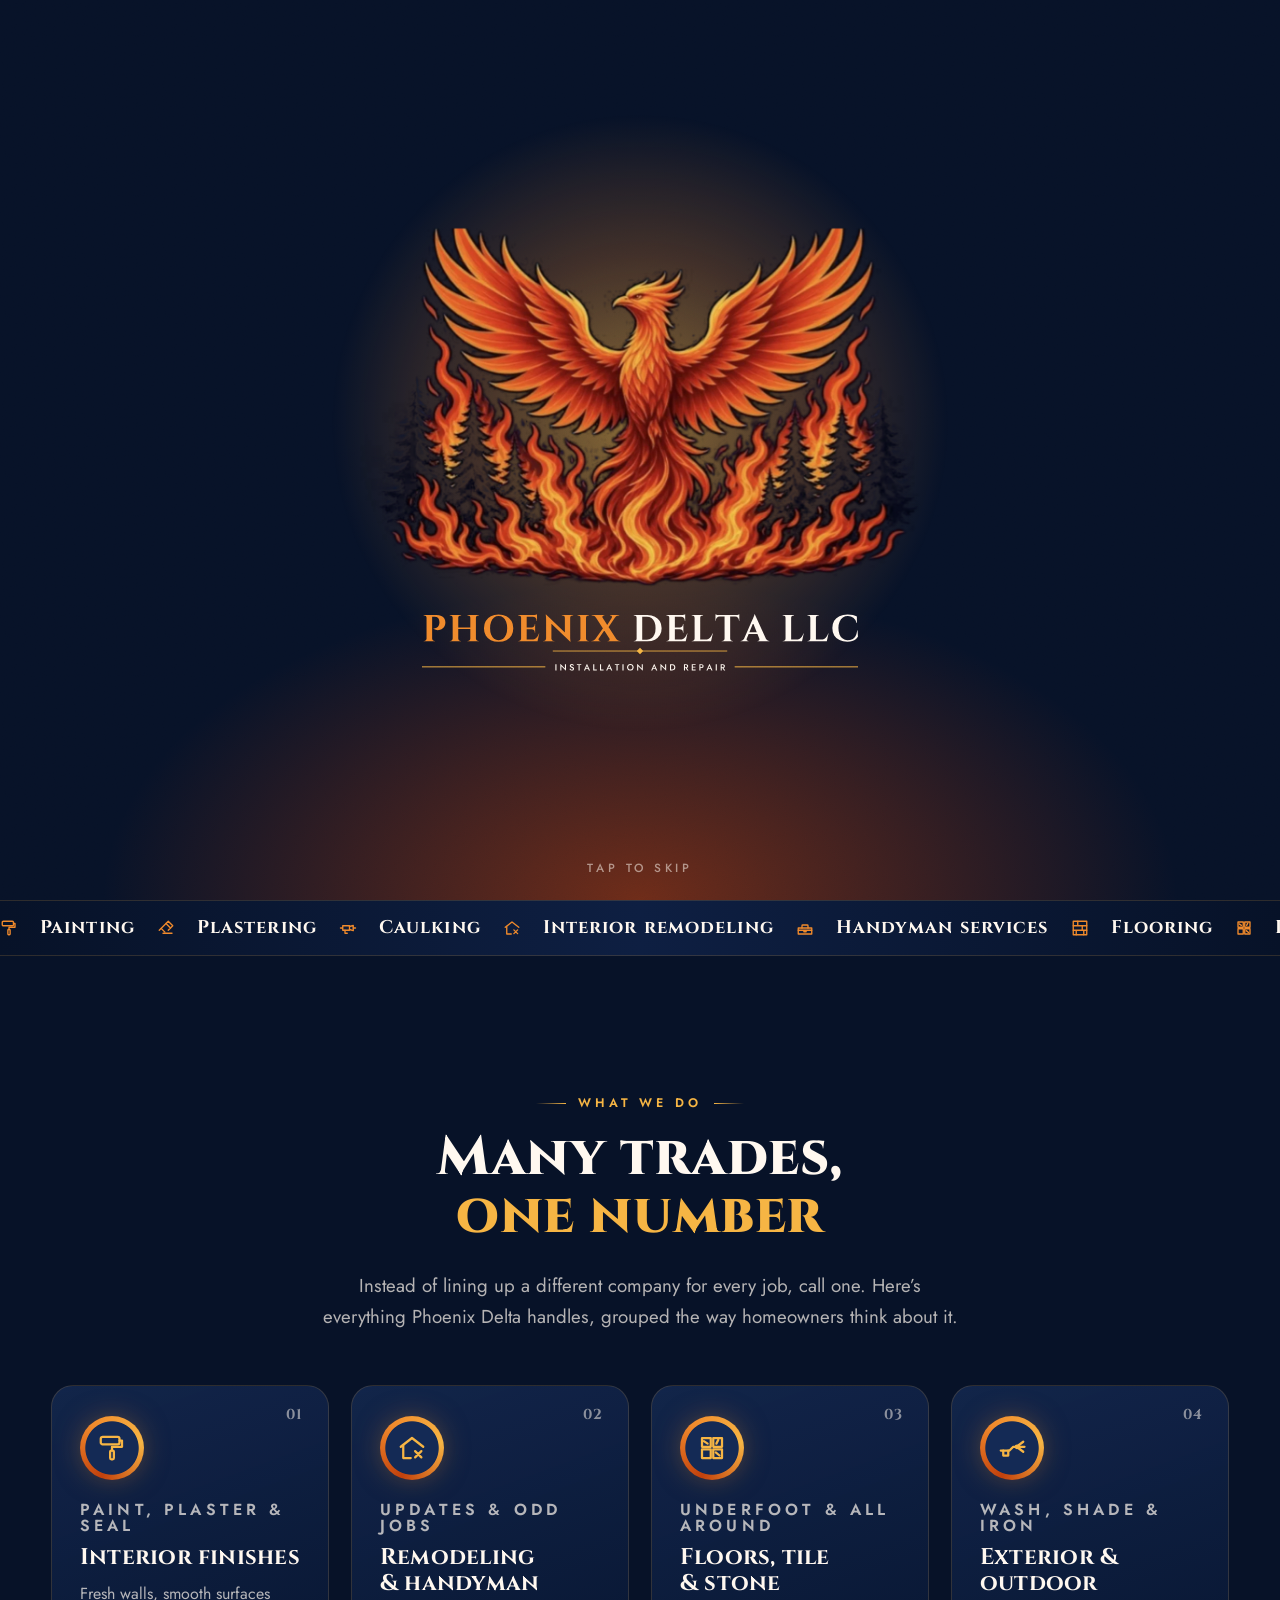
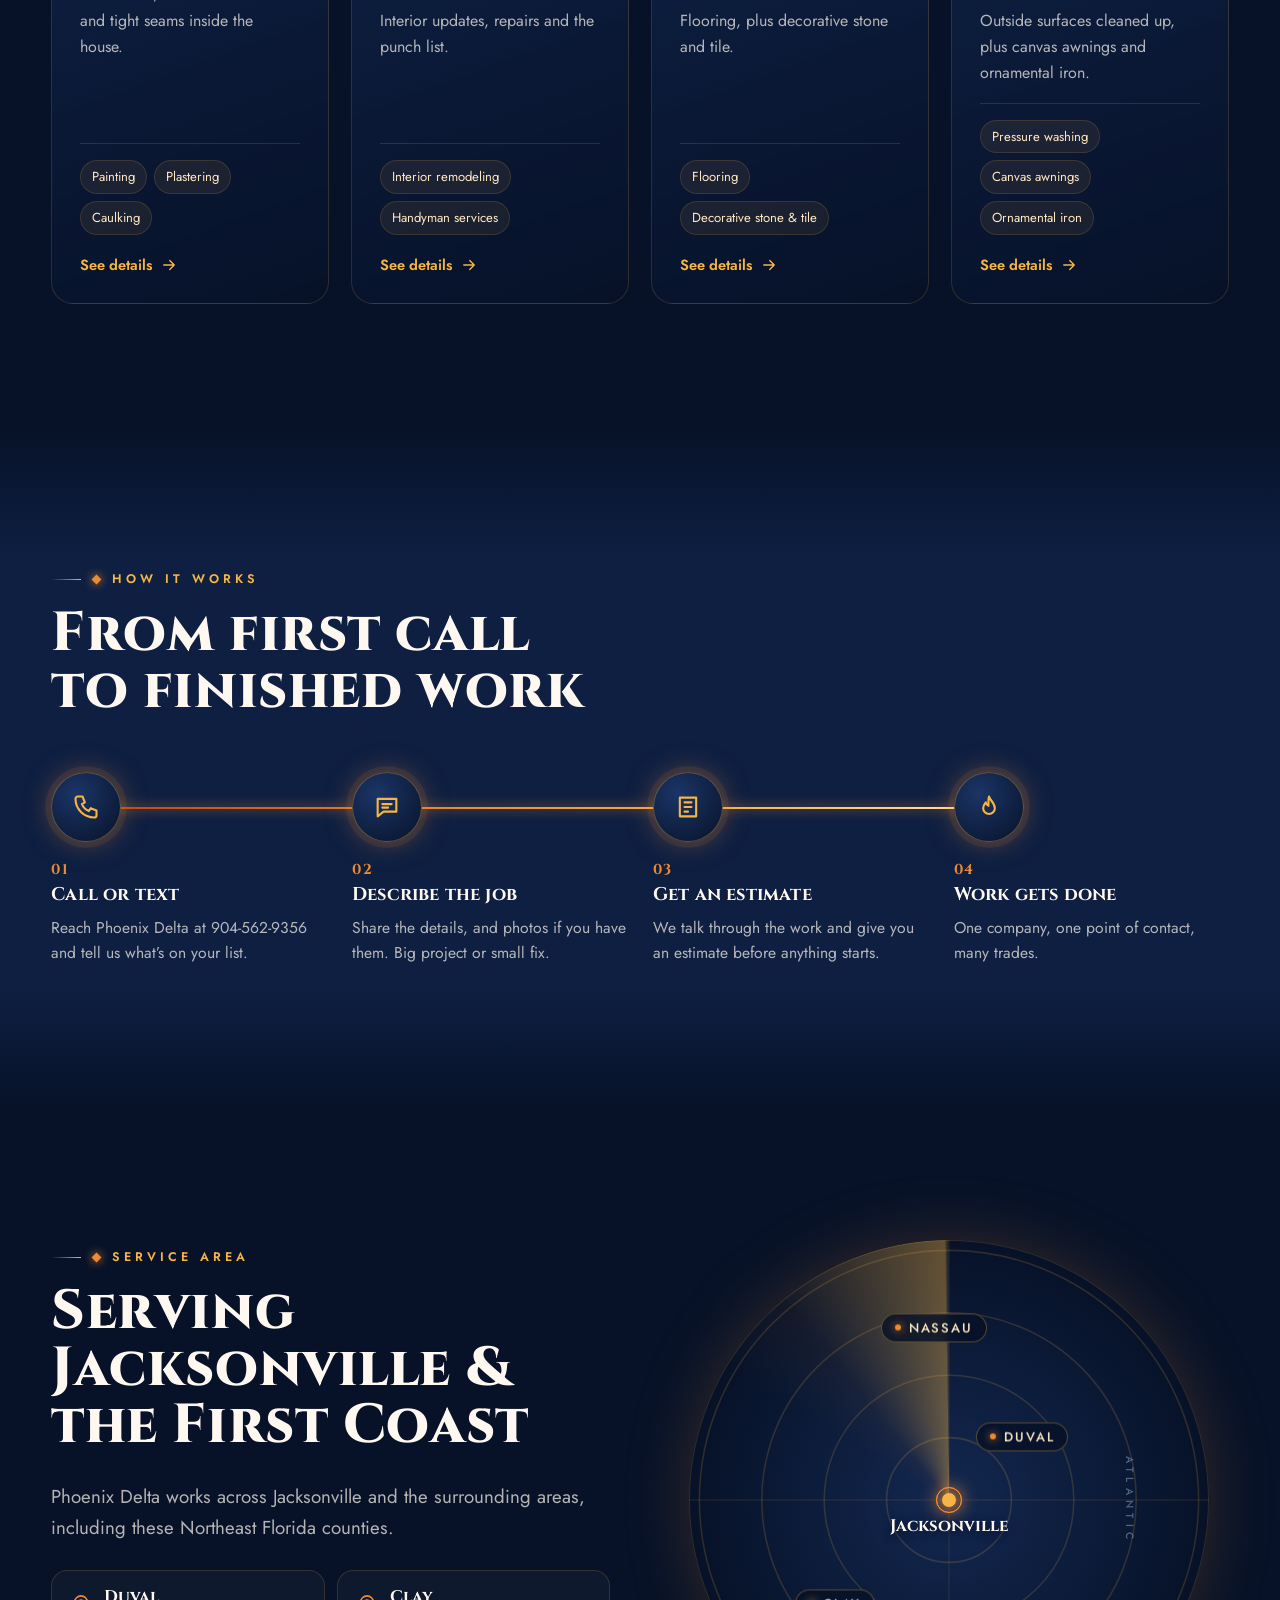
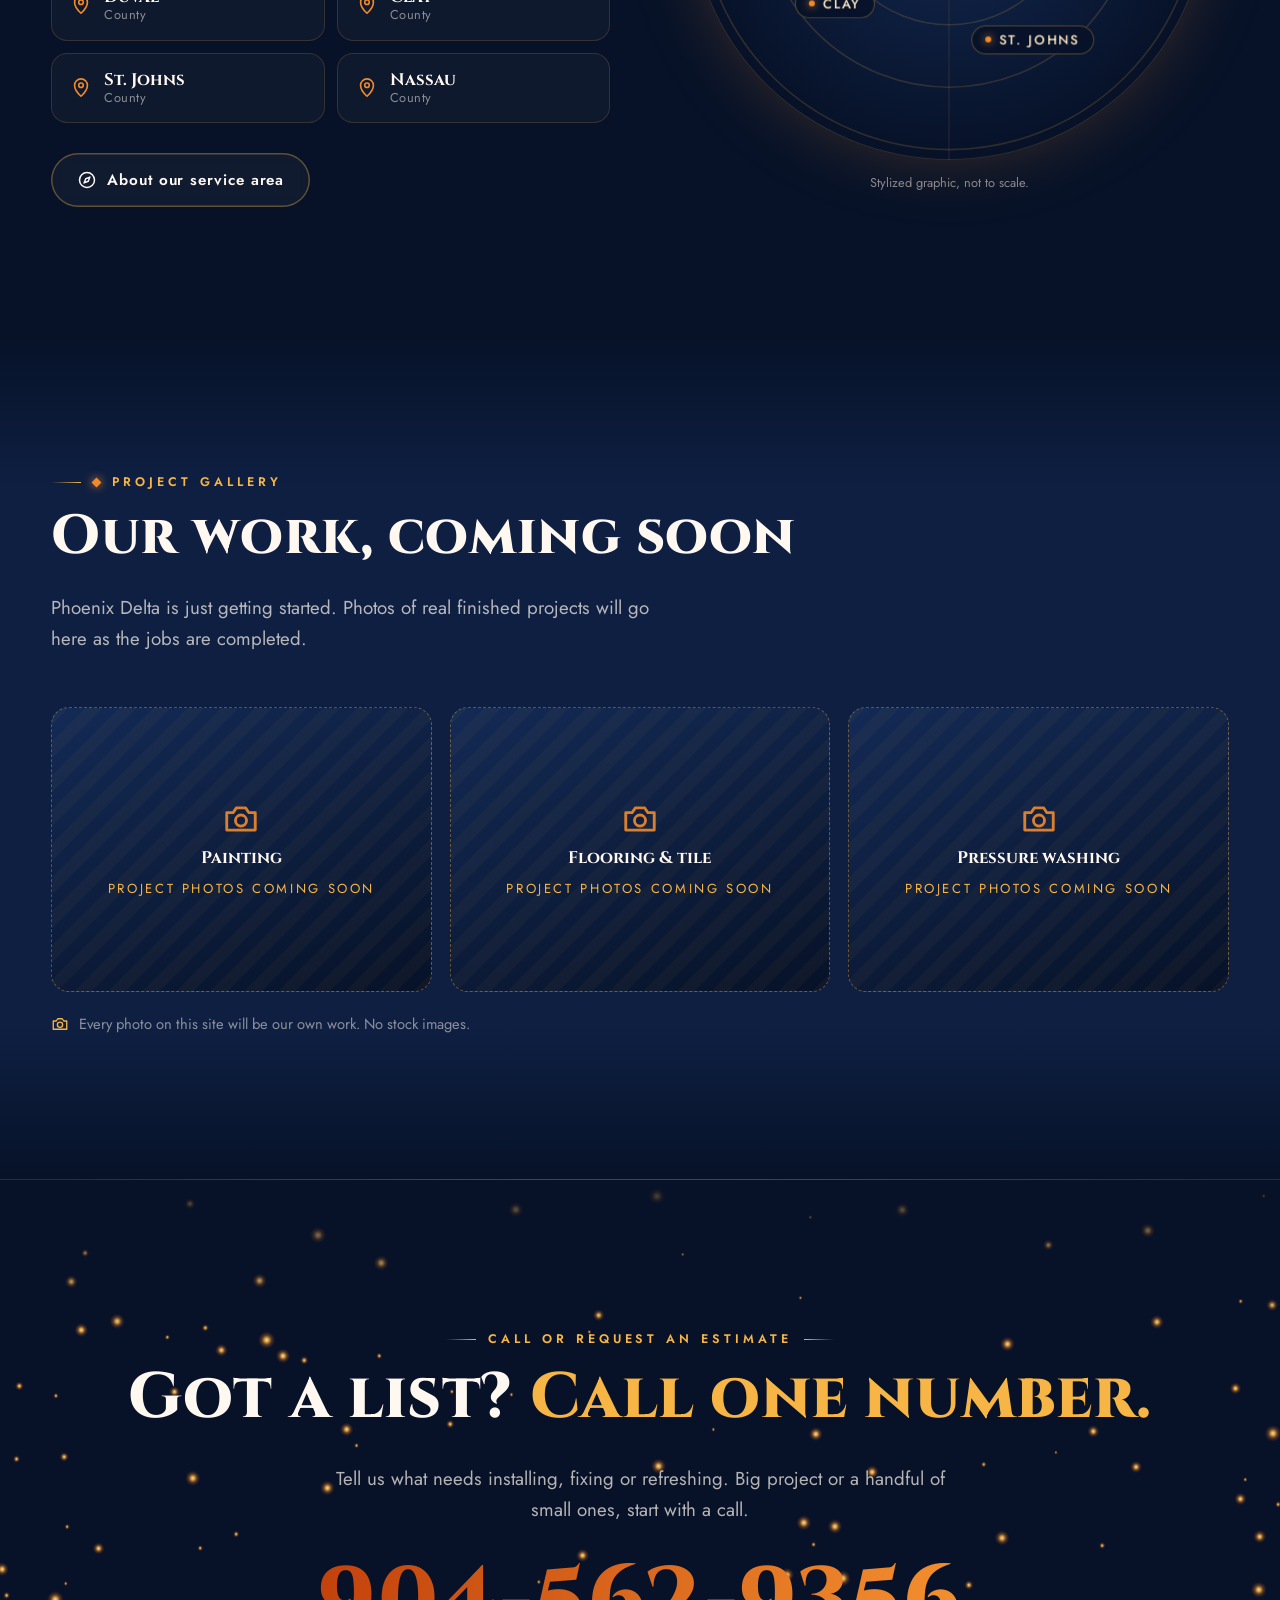
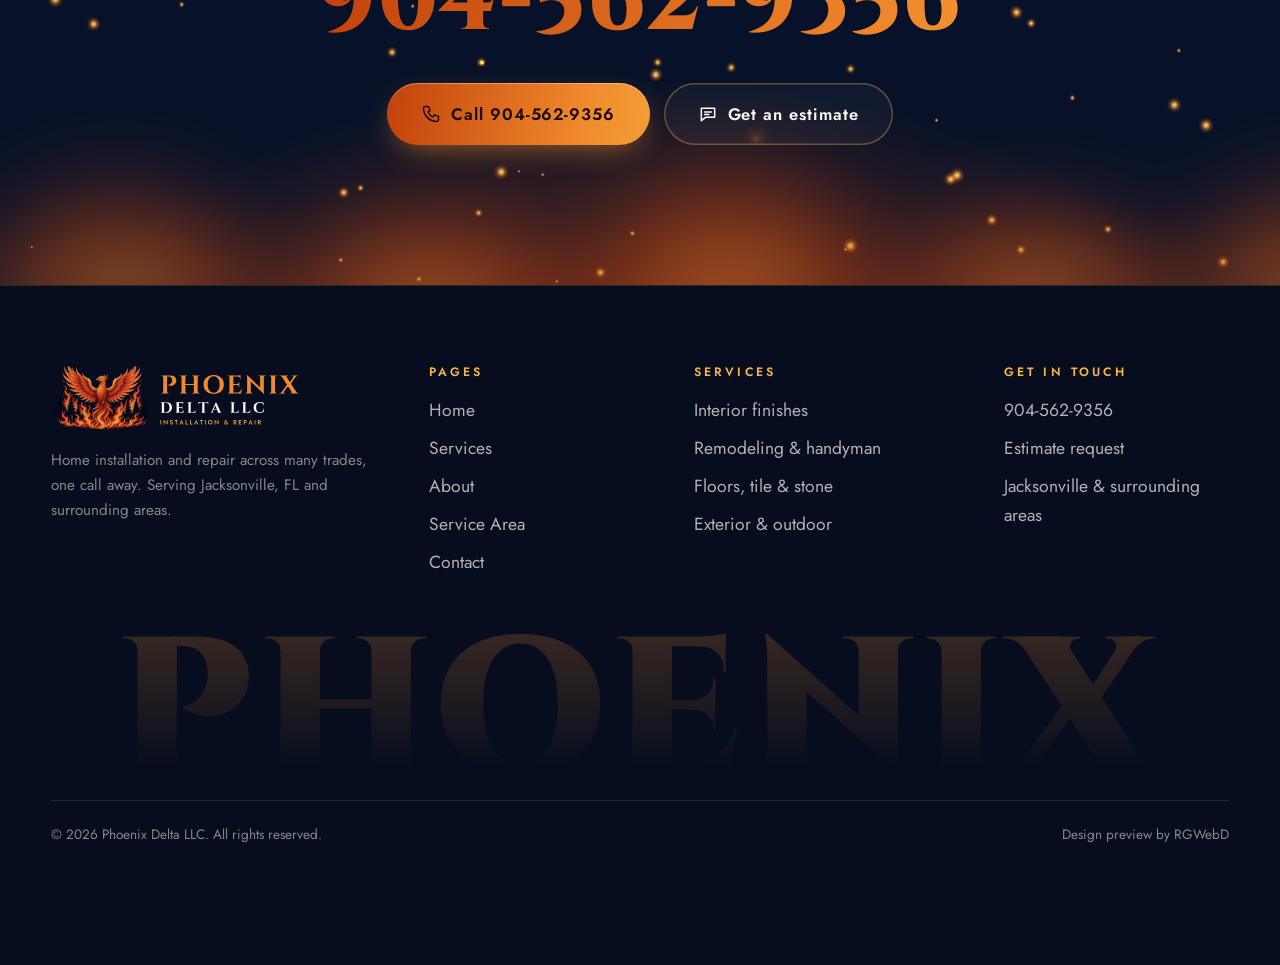
<file: index.html>
<!doctype html><html lang="en"><head><meta charset="utf-8"><meta name="viewport" content="width=device-width,initial-scale=1,viewport-fit=cover">
<title>Phoenix Delta LLC | Home Installation &amp; Repair, Jacksonville FL</title><meta name="description" content="Phoenix Delta LLC: home installation and repair in Jacksonville, FL and surrounding areas. Painting, plastering, flooring, tile and stone, pressure washing, awnings, ornamental iron and more. Call 904-562-9356."><link rel="canonical" href="https://rgwebd.github.io/phoenixdelta/"><meta name="robots" content="index,follow">
<meta name="theme-color" content="#071228"><link rel="icon" href="favicon.ico" sizes="any"><link rel="icon" href="assets/favicon-32.png" type="image/png" sizes="32x32"><link rel="apple-touch-icon" href="apple-touch-icon.png">
<meta property="og:type" content="website"><meta property="og:site_name" content="Phoenix Delta LLC"><meta property="og:title" content="Phoenix Delta LLC | Home Installation &amp; Repair, Jacksonville FL"><meta property="og:description" content="Phoenix Delta LLC: home installation and repair in Jacksonville, FL and surrounding areas. Painting, plastering, flooring, tile and stone, pressure washing, awnings, ornamental iron and more. Call 904-562-9356."><meta property="og:url" content="https://rgwebd.github.io/phoenixdelta/"><meta property="og:image" content="https://rgwebd.github.io/phoenixdelta/assets/og-image.jpg"><meta property="og:image:width" content="1200"><meta property="og:image:height" content="630"><meta property="og:locale" content="en_US">
<meta name="twitter:card" content="summary_large_image"><meta name="twitter:title" content="Phoenix Delta LLC | Home Installation &amp; Repair, Jacksonville FL"><meta name="twitter:description" content="Phoenix Delta LLC: home installation and repair in Jacksonville, FL and surrounding areas. Painting, plastering, flooring, tile and stone, pressure washing, awnings, ornamental iron and more. Call 904-562-9356."><meta name="twitter:image" content="https://rgwebd.github.io/phoenixdelta/assets/og-image.jpg">
<link rel="preload" href="assets/fonts/cinzel.woff2" as="font" type="font/woff2" crossorigin><link rel="preload" href="assets/fonts/jost.woff2" as="font" type="font/woff2" crossorigin>
<link rel="stylesheet" href="assets/styles.css"><script>document.documentElement.classList.add('js')</script><script type="application/ld+json">{"@context": "https://schema.org", "@type": "HomeAndConstructionBusiness", "@id": "https://rgwebd.github.io/phoenixdelta/#business", "name": "Phoenix Delta LLC", "slogan": "Installation and Repair", "description": "Phoenix Delta LLC is a home installation and repair company serving Jacksonville, Florida and the surrounding areas: painting, plastering, caulking, interior remodeling, handyman services, flooring, decorative stone and tile installation, pressure washing, and canvas awning and ornamental iron installation.", "url": "https://rgwebd.github.io/phoenixdelta/", "telephone": "+1-904-562-9356", "logo": "https://rgwebd.github.io/phoenixdelta/assets/favicon-512.png", "image": ["https://rgwebd.github.io/phoenixdelta/assets/og-image.jpg", "https://rgwebd.github.io/phoenixdelta/assets/horizontal-dark-1400.png"], "address": {"@type": "PostalAddress", "addressLocality": "Jacksonville", "addressRegion": "FL", "addressCountry": "US"}, "areaServed": [{"@type": "City", "name": "Jacksonville", "containedInPlace": {"@type": "State", "name": "Florida"}}, {"@type": "AdministrativeArea", "name": "Duval County, FL"}, {"@type": "AdministrativeArea", "name": "Clay County, FL"}, {"@type": "AdministrativeArea", "name": "St. Johns County, FL"}, {"@type": "AdministrativeArea", "name": "Nassau County, FL"}], "knowsAbout": ["Painting", "Plastering", "Caulking", "Interior remodeling", "Handyman services", "Flooring", "Decorative stone & tile", "Pressure washing", "Canvas awnings", "Ornamental iron"], "hasOfferCatalog": {"@type": "OfferCatalog", "name": "Home installation and repair services", "itemListElement": [{"@type": "OfferCatalog", "name": "Interior finishes", "itemListElement": [{"@type": "Offer", "itemOffered": {"@type": "Service", "name": "Painting", "description": "Painting for your home, from one room to the whole house.", "areaServed": "Jacksonville, FL", "url": "https://rgwebd.github.io/phoenixdelta/services.html#interior"}}, {"@type": "Offer", "itemOffered": {"@type": "Service", "name": "Plastering", "description": "Plaster installation and repair for walls and ceilings.", "areaServed": "Jacksonville, FL", "url": "https://rgwebd.github.io/phoenixdelta/services.html#interior"}}, {"@type": "Offer", "itemOffered": {"@type": "Service", "name": "Caulking", "description": "Caulking and re-caulking to seal joints and seams.", "areaServed": "Jacksonville, FL", "url": "https://rgwebd.github.io/phoenixdelta/services.html#interior"}}]}, {"@type": "OfferCatalog", "name": "Remodeling & handyman", "itemListElement": [{"@type": "Offer", "itemOffered": {"@type": "Service", "name": "Interior remodeling", "description": "Interior remodeling projects for your home.", "areaServed": "Jacksonville, FL", "url": "https://rgwebd.github.io/phoenixdelta/services.html#remodel"}}, {"@type": "Offer", "itemOffered": {"@type": "Service", "name": "Handyman services", "description": "The repair list, the punch list and the odd jobs.", "areaServed": "Jacksonville, FL", "url": "https://rgwebd.github.io/phoenixdelta/services.html#remodel"}}]}, {"@type": "OfferCatalog", "name": "Floors, tile & stone", "itemListElement": [{"@type": "Offer", "itemOffered": {"@type": "Service", "name": "Flooring", "description": "Flooring installation and repair.", "areaServed": "Jacksonville, FL", "url": "https://rgwebd.github.io/phoenixdelta/services.html#floors-stone"}}, {"@type": "Offer", "itemOffered": {"@type": "Service", "name": "Decorative stone & tile", "description": "Decorative stone and tile installation.", "areaServed": "Jacksonville, FL", "url": "https://rgwebd.github.io/phoenixdelta/services.html#floors-stone"}}]}, {"@type": "OfferCatalog", "name": "Exterior & outdoor", "itemListElement": [{"@type": "Offer", "itemOffered": {"@type": "Service", "name": "Pressure washing", "description": "Pressure washing for the outside of your home and property.", "areaServed": "Jacksonville, FL", "url": "https://rgwebd.github.io/phoenixdelta/services.html#exterior"}}, {"@type": "Offer", "itemOffered": {"@type": "Service", "name": "Canvas awnings", "description": "Canvas awning installation.", "areaServed": "Jacksonville, FL", "url": "https://rgwebd.github.io/phoenixdelta/services.html#exterior"}}, {"@type": "Offer", "itemOffered": {"@type": "Service", "name": "Ornamental iron", "description": "Ornamental iron installation.", "areaServed": "Jacksonville, FL", "url": "https://rgwebd.github.io/phoenixdelta/services.html#exterior"}}]}]}}</script></head>
<body><a class="skip" href="#main">Skip to content</a><div class="progress" aria-hidden="true"></div><svg width="0" height="0" style="position:absolute" aria-hidden="true" focusable="false"><defs><linearGradient id="fireg" x1="0" y1="1" x2="1" y2="0"><stop offset="0" stop-color="#C2410C"/><stop offset=".45" stop-color="#F08A2C"/><stop offset="1" stop-color="#F6B544"/></linearGradient></defs></svg>
<header class="hdr"><div class="wrap"><a class="brand" href="index.html" aria-label="Phoenix Delta LLC home"><img class="em" src="assets/img/emblem-600.webp" width="600" height="387" alt=""><img class="wm" src="assets/pd-wordmark-compact.svg" width="216" height="90" alt="Phoenix Delta LLC, Installation and Repair"></a>
<nav class="nav" aria-label="Main"><a href="index.html" aria-current="page">Home</a><a href="services.html">Services</a><a href="about.html">About</a><a href="service-area.html">Service Area</a><a href="contact.html">Contact</a></nav><div class="hdr-cta"><a class="btn sm mag" href="tel:+19045629356" aria-label="Call 904-562-9356"><svg viewBox="0 0 24 24" fill="none" stroke="currentColor" stroke-width="1.8" stroke-linecap="round" stroke-linejoin="round" aria-hidden="true"><path d="M5 3h4l2 5-2.5 1.5a11 11 0 0 0 6 6L16 13l5 2v4a2 2 0 0 1-2 2A16 16 0 0 1 3 5a2 2 0 0 1 2-2z"/></svg><span class="num">904-562-9356</span><span class="sr">Call</span></a></div>
<button class="burger" type="button" aria-expanded="false" aria-controls="mnav" aria-label="Open menu"><span></span><span></span><span></span></button></div></header>
<nav class="mnav" id="mnav" aria-label="Mobile" aria-hidden="true"><a href="index.html" aria-current="page">Home</a><a href="services.html">Services</a><a href="about.html">About</a><a href="service-area.html">Service Area</a><a href="contact.html">Contact</a><div class="ctas"><a class="btn mag " href="tel:+19045629356"><svg viewBox="0 0 24 24" fill="none" stroke="currentColor" stroke-width="1.8" stroke-linecap="round" stroke-linejoin="round" aria-hidden="true"><path d="M5 3h4l2 5-2.5 1.5a11 11 0 0 0 6 6L16 13l5 2v4a2 2 0 0 1-2 2A16 16 0 0 1 3 5a2 2 0 0 1 2-2z"/></svg><span class="lbl">Call 904-562-9356</span></a><a class="btn mag ghost" href="contact.html#estimate"><svg viewBox="0 0 24 24" fill="none" stroke="currentColor" stroke-width="1.8" stroke-linecap="round" stroke-linejoin="round" aria-hidden="true"><path d="M4 5h16v11H9l-5 4z"/><path d="M8 9.5h8M8 12.5h5"/></svg><span class="lbl">Get an estimate</span></a></div></nav><main id="main"><div class="rise" aria-hidden="true"><div class="stage"><div class="glow"></div><img class="bird" src="assets/img/emblem-1200.webp" width="1200" height="774" alt=""><img class="wm" src="assets/pd-wordmark-dark.svg" width="748" height="118" alt=""></div><span class="skipr">Tap to skip</span></div>
<section class="hero"><canvas class="embers" aria-hidden="true"></canvas><div class="flames" aria-hidden="true"><i></i><i></i><i></i><i></i><i></i></div>
<div class="wrap"><div><p class="kicker" data-h="1"><i></i>Jacksonville &amp; surrounding areas</p>
<h1 data-h="2"><span class="l">One call.</span><span class="l fire-t">Many jobs.</span></h1>
<p class="lead" data-h="3">Phoenix Delta LLC handles home installation and repair across 10 trades, from painting, plastering and flooring to tile and stone, pressure washing, awnings and ornamental iron.</p>
<div class="ctas" data-h="4"><a class="btn mag xl" href="tel:+19045629356"><svg viewBox="0 0 24 24" fill="none" stroke="currentColor" stroke-width="1.8" stroke-linecap="round" stroke-linejoin="round" aria-hidden="true"><path d="M5 3h4l2 5-2.5 1.5a11 11 0 0 0 6 6L16 13l5 2v4a2 2 0 0 1-2 2A16 16 0 0 1 3 5a2 2 0 0 1 2-2z"/></svg><span class="lbl">Call 904-562-9356</span></a><a class="btn mag ghost xl" href="contact.html#estimate"><svg viewBox="0 0 24 24" fill="none" stroke="currentColor" stroke-width="1.8" stroke-linecap="round" stroke-linejoin="round" aria-hidden="true"><path d="M4 5h16v11H9l-5 4z"/><path d="M8 9.5h8M8 12.5h5"/></svg><span class="lbl">Get an estimate</span></a></div>
<ul class="chips" data-h="5"><li><svg viewBox="0 0 24 24" fill="none" stroke="currentColor" stroke-width="1.8" stroke-linecap="round" stroke-linejoin="round" aria-hidden="true"><path d="M12 3c1 3.5 5 5.5 5 10a5 5 0 0 1-10 0c0-2.4 1.3-3.7 2.3-5 .3 1.6 1 2.6 2.2 3 .3-2.6-.4-5.4.5-8z"/></svg>Brand-new company</li><li><svg viewBox="0 0 24 24" fill="none" stroke="currentColor" stroke-width="1.8" stroke-linecap="round" stroke-linejoin="round" aria-hidden="true"><path d="M3 11l9-7 9 7"/><path d="M5 10v10h14V10"/><path d="M10 20v-6h4v6"/></svg>Installation &amp; repair</li><li><svg viewBox="0 0 24 24" fill="none" stroke="currentColor" stroke-width="1.8" stroke-linecap="round" stroke-linejoin="round" aria-hidden="true"><circle cx="12" cy="12" r="9"/><path d="M15.5 8.5l-2 5-5 2 2-5z"/></svg>Duval · Clay · St. Johns · Nassau</li></ul></div>
<div class="orbit" data-h="2"><svg class="ring" viewBox="0 0 100 100" aria-hidden="true"><circle class="r3" cx="50" cy="50" r="38"/><circle class="r1" cx="50" cy="50" r="50"/><circle class="r2" cx="50" cy="50" r="50" pathLength="282"/></svg>
<div class="core"><img src="assets/img/emblem-1200.webp" srcset="assets/img/emblem-600.webp 600w, assets/img/emblem-1200.webp 1200w" sizes="(max-width:980px) 60vw, 360px" width="1200" height="774" alt="Phoenix Delta emblem: a phoenix rising over the coast" fetchpriority="high"><p class="now" aria-live="off">Installation &amp; repair<b>Painting</b></p></div><a class="ob" href="services.html#interior" style="left:50.00%;top:6.00%" data-name="Painting" aria-label="Painting"><svg viewBox="0 0 24 24" fill="none" stroke="currentColor" stroke-width="1.8" stroke-linecap="round" stroke-linejoin="round" aria-hidden="true"><rect x="3" y="3" width="15" height="6" rx="1.5"/><path d="M18 6h2v5h-8v3"/><rect x="10.5" y="14" width="3" height="7" rx="1"/></svg></a><a class="ob" href="services.html#interior" style="left:75.86%;top:14.40%" data-name="Plastering" aria-label="Plastering"><svg viewBox="0 0 24 24" fill="none" stroke="currentColor" stroke-width="1.8" stroke-linecap="round" stroke-linejoin="round" aria-hidden="true"><path d="M3 15l9-9 6 6-3 3"/><path d="M12 6l3-3 6 6-3 3"/><path d="M8 19h12"/><path d="M5.5 12.5l5 5"/></svg></a><a class="ob" href="services.html#interior" style="left:91.85%;top:36.40%" data-name="Caulking" aria-label="Caulking"><svg viewBox="0 0 24 24" fill="none" stroke="currentColor" stroke-width="1.8" stroke-linecap="round" stroke-linejoin="round" aria-hidden="true"><path d="M2 12h3M5 9h9v6H5z"/><path d="M14 10l5-1.5v7L14 14"/><path d="M19 12h3"/><path d="M8 15v4h3"/></svg></a><a class="ob" href="services.html#remodel" style="left:91.85%;top:63.60%" data-name="Interior remodeling" aria-label="Interior remodeling"><svg viewBox="0 0 24 24" fill="none" stroke="currentColor" stroke-width="1.8" stroke-linecap="round" stroke-linejoin="round" aria-hidden="true"><path d="M3 11l9-7 9 7"/><path d="M5 10v10h6"/><path d="M14.5 14.5l5 5M19.5 14.5l-5 5"/><circle cx="17" cy="17" r="0"/></svg></a><a class="ob" href="services.html#remodel" style="left:75.86%;top:85.60%" data-name="Handyman services" aria-label="Handyman services"><svg viewBox="0 0 24 24" fill="none" stroke="currentColor" stroke-width="1.8" stroke-linecap="round" stroke-linejoin="round" aria-hidden="true"><path d="M3 12h18v8H3z"/><path d="M8 12V9a1 1 0 0 1 1-1h6a1 1 0 0 1 1 1v3"/><path d="M3 15h18M10.5 15v2h3v-2"/></svg></a><a class="ob" href="services.html#floors-stone" style="left:50.00%;top:94.00%" data-name="Flooring" aria-label="Flooring"><svg viewBox="0 0 24 24" fill="none" stroke="currentColor" stroke-width="1.8" stroke-linecap="round" stroke-linejoin="round" aria-hidden="true"><path d="M3 3h18v18H3z"/><path d="M3 9h18M3 15h18M9 3v6M15 9v6M7 15v6M17 15v6"/></svg></a><a class="ob" href="services.html#floors-stone" style="left:24.14%;top:85.60%" data-name="Decorative stone &amp; tile" aria-label="Decorative stone &amp; tile"><svg viewBox="0 0 24 24" fill="none" stroke="currentColor" stroke-width="1.8" stroke-linecap="round" stroke-linejoin="round" aria-hidden="true"><path d="M4 4h7v7H4zM13 4h7v7h-7zM4 13h7v7H4zM13 13h7v7h-7z"/><path d="M5.5 6.5l3 2M15 15.5l3 2.5M17 5.5l-1.5 3"/></svg></a><a class="ob" href="services.html#exterior" style="left:8.15%;top:63.60%" data-name="Pressure washing" aria-label="Pressure washing"><svg viewBox="0 0 24 24" fill="none" stroke="currentColor" stroke-width="1.8" stroke-linecap="round" stroke-linejoin="round" aria-hidden="true"><path d="M3 14h7l3-3h3"/><path d="M5 14v4h4v-4"/><path d="M17 10l4-3M17 11h5M17 12l4 3"/><circle cx="16" cy="11" r="1"/></svg></a><a class="ob" href="services.html#exterior" style="left:8.15%;top:36.40%" data-name="Canvas awnings" aria-label="Canvas awnings"><svg viewBox="0 0 24 24" fill="none" stroke="currentColor" stroke-width="1.8" stroke-linecap="round" stroke-linejoin="round" aria-hidden="true"><path d="M3 5h18l-2 7H5z"/><path d="M5 12c0 1.7 1.3 2 2 2s2-.3 2-2c0 1.7 1.3 2 2 2s2-.3 2-2c0 1.7 1.3 2 2 2s2-.3 2-2c0 1.7 1.3 2 2 2"/><path d="M8 5l-1 7M12 5v7M16 5l1 7"/><path d="M4 5v15M20 5v15"/></svg></a><a class="ob" href="services.html#exterior" style="left:24.14%;top:14.40%" data-name="Ornamental iron" aria-label="Ornamental iron"><svg viewBox="0 0 24 24" fill="none" stroke="currentColor" stroke-width="1.8" stroke-linecap="round" stroke-linejoin="round" aria-hidden="true"><path d="M3 21h18M3 17h18"/><path d="M5 17V7M9.5 17V7M14.5 17V7M19 17V7"/><path d="M5 7l-1 -2h2zM9.5 7l-1-2h2zM14.5 7l-1-2h2zM19 7l-1-2h2z"/><path d="M5 12c2.2-2 4.5-2 4.5 0s2.3 2 5 0 4.5 0 4.5 0"/></svg></a></div></div></section>
<div class="ticker" aria-hidden="true"><ul><li><svg viewBox="0 0 24 24" fill="none" stroke="currentColor" stroke-width="1.8" stroke-linecap="round" stroke-linejoin="round" aria-hidden="true"><rect x="3" y="3" width="15" height="6" rx="1.5"/><path d="M18 6h2v5h-8v3"/><rect x="10.5" y="14" width="3" height="7" rx="1"/></svg>Painting</li><li><svg viewBox="0 0 24 24" fill="none" stroke="currentColor" stroke-width="1.8" stroke-linecap="round" stroke-linejoin="round" aria-hidden="true"><path d="M3 15l9-9 6 6-3 3"/><path d="M12 6l3-3 6 6-3 3"/><path d="M8 19h12"/><path d="M5.5 12.5l5 5"/></svg>Plastering</li><li><svg viewBox="0 0 24 24" fill="none" stroke="currentColor" stroke-width="1.8" stroke-linecap="round" stroke-linejoin="round" aria-hidden="true"><path d="M2 12h3M5 9h9v6H5z"/><path d="M14 10l5-1.5v7L14 14"/><path d="M19 12h3"/><path d="M8 15v4h3"/></svg>Caulking</li><li><svg viewBox="0 0 24 24" fill="none" stroke="currentColor" stroke-width="1.8" stroke-linecap="round" stroke-linejoin="round" aria-hidden="true"><path d="M3 11l9-7 9 7"/><path d="M5 10v10h6"/><path d="M14.5 14.5l5 5M19.5 14.5l-5 5"/><circle cx="17" cy="17" r="0"/></svg>Interior remodeling</li><li><svg viewBox="0 0 24 24" fill="none" stroke="currentColor" stroke-width="1.8" stroke-linecap="round" stroke-linejoin="round" aria-hidden="true"><path d="M3 12h18v8H3z"/><path d="M8 12V9a1 1 0 0 1 1-1h6a1 1 0 0 1 1 1v3"/><path d="M3 15h18M10.5 15v2h3v-2"/></svg>Handyman services</li><li><svg viewBox="0 0 24 24" fill="none" stroke="currentColor" stroke-width="1.8" stroke-linecap="round" stroke-linejoin="round" aria-hidden="true"><path d="M3 3h18v18H3z"/><path d="M3 9h18M3 15h18M9 3v6M15 9v6M7 15v6M17 15v6"/></svg>Flooring</li><li><svg viewBox="0 0 24 24" fill="none" stroke="currentColor" stroke-width="1.8" stroke-linecap="round" stroke-linejoin="round" aria-hidden="true"><path d="M4 4h7v7H4zM13 4h7v7h-7zM4 13h7v7H4zM13 13h7v7h-7z"/><path d="M5.5 6.5l3 2M15 15.5l3 2.5M17 5.5l-1.5 3"/></svg>Decorative stone &amp; tile</li><li><svg viewBox="0 0 24 24" fill="none" stroke="currentColor" stroke-width="1.8" stroke-linecap="round" stroke-linejoin="round" aria-hidden="true"><path d="M3 14h7l3-3h3"/><path d="M5 14v4h4v-4"/><path d="M17 10l4-3M17 11h5M17 12l4 3"/><circle cx="16" cy="11" r="1"/></svg>Pressure washing</li><li><svg viewBox="0 0 24 24" fill="none" stroke="currentColor" stroke-width="1.8" stroke-linecap="round" stroke-linejoin="round" aria-hidden="true"><path d="M3 5h18l-2 7H5z"/><path d="M5 12c0 1.7 1.3 2 2 2s2-.3 2-2c0 1.7 1.3 2 2 2s2-.3 2-2c0 1.7 1.3 2 2 2s2-.3 2-2c0 1.7 1.3 2 2 2"/><path d="M8 5l-1 7M12 5v7M16 5l1 7"/><path d="M4 5v15M20 5v15"/></svg>Canvas awnings</li><li><svg viewBox="0 0 24 24" fill="none" stroke="currentColor" stroke-width="1.8" stroke-linecap="round" stroke-linejoin="round" aria-hidden="true"><path d="M3 21h18M3 17h18"/><path d="M5 17V7M9.5 17V7M14.5 17V7M19 17V7"/><path d="M5 7l-1 -2h2zM9.5 7l-1-2h2zM14.5 7l-1-2h2zM19 7l-1-2h2z"/><path d="M5 12c2.2-2 4.5-2 4.5 0s2.3 2 5 0 4.5 0 4.5 0"/></svg>Ornamental iron</li><li><svg viewBox="0 0 24 24" fill="none" stroke="currentColor" stroke-width="1.8" stroke-linecap="round" stroke-linejoin="round" aria-hidden="true"><rect x="3" y="3" width="15" height="6" rx="1.5"/><path d="M18 6h2v5h-8v3"/><rect x="10.5" y="14" width="3" height="7" rx="1"/></svg>Painting</li><li><svg viewBox="0 0 24 24" fill="none" stroke="currentColor" stroke-width="1.8" stroke-linecap="round" stroke-linejoin="round" aria-hidden="true"><path d="M3 15l9-9 6 6-3 3"/><path d="M12 6l3-3 6 6-3 3"/><path d="M8 19h12"/><path d="M5.5 12.5l5 5"/></svg>Plastering</li><li><svg viewBox="0 0 24 24" fill="none" stroke="currentColor" stroke-width="1.8" stroke-linecap="round" stroke-linejoin="round" aria-hidden="true"><path d="M2 12h3M5 9h9v6H5z"/><path d="M14 10l5-1.5v7L14 14"/><path d="M19 12h3"/><path d="M8 15v4h3"/></svg>Caulking</li><li><svg viewBox="0 0 24 24" fill="none" stroke="currentColor" stroke-width="1.8" stroke-linecap="round" stroke-linejoin="round" aria-hidden="true"><path d="M3 11l9-7 9 7"/><path d="M5 10v10h6"/><path d="M14.5 14.5l5 5M19.5 14.5l-5 5"/><circle cx="17" cy="17" r="0"/></svg>Interior remodeling</li><li><svg viewBox="0 0 24 24" fill="none" stroke="currentColor" stroke-width="1.8" stroke-linecap="round" stroke-linejoin="round" aria-hidden="true"><path d="M3 12h18v8H3z"/><path d="M8 12V9a1 1 0 0 1 1-1h6a1 1 0 0 1 1 1v3"/><path d="M3 15h18M10.5 15v2h3v-2"/></svg>Handyman services</li><li><svg viewBox="0 0 24 24" fill="none" stroke="currentColor" stroke-width="1.8" stroke-linecap="round" stroke-linejoin="round" aria-hidden="true"><path d="M3 3h18v18H3z"/><path d="M3 9h18M3 15h18M9 3v6M15 9v6M7 15v6M17 15v6"/></svg>Flooring</li><li><svg viewBox="0 0 24 24" fill="none" stroke="currentColor" stroke-width="1.8" stroke-linecap="round" stroke-linejoin="round" aria-hidden="true"><path d="M4 4h7v7H4zM13 4h7v7h-7zM4 13h7v7H4zM13 13h7v7h-7z"/><path d="M5.5 6.5l3 2M15 15.5l3 2.5M17 5.5l-1.5 3"/></svg>Decorative stone &amp; tile</li><li><svg viewBox="0 0 24 24" fill="none" stroke="currentColor" stroke-width="1.8" stroke-linecap="round" stroke-linejoin="round" aria-hidden="true"><path d="M3 14h7l3-3h3"/><path d="M5 14v4h4v-4"/><path d="M17 10l4-3M17 11h5M17 12l4 3"/><circle cx="16" cy="11" r="1"/></svg>Pressure washing</li><li><svg viewBox="0 0 24 24" fill="none" stroke="currentColor" stroke-width="1.8" stroke-linecap="round" stroke-linejoin="round" aria-hidden="true"><path d="M3 5h18l-2 7H5z"/><path d="M5 12c0 1.7 1.3 2 2 2s2-.3 2-2c0 1.7 1.3 2 2 2s2-.3 2-2c0 1.7 1.3 2 2 2s2-.3 2-2c0 1.7 1.3 2 2 2"/><path d="M8 5l-1 7M12 5v7M16 5l1 7"/><path d="M4 5v15M20 5v15"/></svg>Canvas awnings</li><li><svg viewBox="0 0 24 24" fill="none" stroke="currentColor" stroke-width="1.8" stroke-linecap="round" stroke-linejoin="round" aria-hidden="true"><path d="M3 21h18M3 17h18"/><path d="M5 17V7M9.5 17V7M14.5 17V7M19 17V7"/><path d="M5 7l-1 -2h2zM9.5 7l-1-2h2zM14.5 7l-1-2h2zM19 7l-1-2h2z"/><path d="M5 12c2.2-2 4.5-2 4.5 0s2.3 2 5 0 4.5 0 4.5 0"/></svg>Ornamental iron</li></ul></div>
<section class="sec" id="services"><div class="wrap"><div class="shead c"><p class="kicker both">What we do</p><h2 class="split-h">Many trades, <span class="gold">one number</span></h2><p class="lead" data-r>Instead of lining up a different company for every job, call one. Here’s everything Phoenix Delta handles, grouped the way homeowners think about it.</p></div>
<div class="groups stagger"><a class="gcard" href="services.html#interior"><span class="n">01</span><span class="ic"><svg viewBox="0 0 24 24" fill="none" stroke="currentColor" stroke-width="1.8" stroke-linecap="round" stroke-linejoin="round" aria-hidden="true"><rect x="3" y="3" width="15" height="6" rx="1.5"/><path d="M18 6h2v5h-8v3"/><rect x="10.5" y="14" width="3" height="7" rx="1"/></svg></span><p class="label" style="margin-bottom:10px">Paint, plaster & seal</p><h3>Interior finishes</h3><p>Fresh walls, smooth surfaces and tight seams inside the house.</p><ul><li>Painting</li><li>Plastering</li><li>Caulking</li></ul><span class="go">See details <svg viewBox="0 0 24 24" fill="none" stroke="currentColor" stroke-width="1.8" stroke-linecap="round" stroke-linejoin="round" aria-hidden="true"><path d="M5 12h14M13 6l6 6-6 6"/></svg></span></a><a class="gcard" href="services.html#remodel"><span class="n">02</span><span class="ic"><svg viewBox="0 0 24 24" fill="none" stroke="currentColor" stroke-width="1.8" stroke-linecap="round" stroke-linejoin="round" aria-hidden="true"><path d="M3 11l9-7 9 7"/><path d="M5 10v10h6"/><path d="M14.5 14.5l5 5M19.5 14.5l-5 5"/><circle cx="17" cy="17" r="0"/></svg></span><p class="label" style="margin-bottom:10px">Updates & odd jobs</p><h3>Remodeling & handyman</h3><p>Interior updates, repairs and the punch list.</p><ul><li>Interior remodeling</li><li>Handyman services</li></ul><span class="go">See details <svg viewBox="0 0 24 24" fill="none" stroke="currentColor" stroke-width="1.8" stroke-linecap="round" stroke-linejoin="round" aria-hidden="true"><path d="M5 12h14M13 6l6 6-6 6"/></svg></span></a><a class="gcard" href="services.html#floors-stone"><span class="n">03</span><span class="ic"><svg viewBox="0 0 24 24" fill="none" stroke="currentColor" stroke-width="1.8" stroke-linecap="round" stroke-linejoin="round" aria-hidden="true"><path d="M4 4h7v7H4zM13 4h7v7h-7zM4 13h7v7H4zM13 13h7v7h-7z"/><path d="M5.5 6.5l3 2M15 15.5l3 2.5M17 5.5l-1.5 3"/></svg></span><p class="label" style="margin-bottom:10px">Underfoot & all around</p><h3>Floors, tile & stone</h3><p>Flooring, plus decorative stone and tile.</p><ul><li>Flooring</li><li>Decorative stone & tile</li></ul><span class="go">See details <svg viewBox="0 0 24 24" fill="none" stroke="currentColor" stroke-width="1.8" stroke-linecap="round" stroke-linejoin="round" aria-hidden="true"><path d="M5 12h14M13 6l6 6-6 6"/></svg></span></a><a class="gcard" href="services.html#exterior"><span class="n">04</span><span class="ic"><svg viewBox="0 0 24 24" fill="none" stroke="currentColor" stroke-width="1.8" stroke-linecap="round" stroke-linejoin="round" aria-hidden="true"><path d="M3 14h7l3-3h3"/><path d="M5 14v4h4v-4"/><path d="M17 10l4-3M17 11h5M17 12l4 3"/><circle cx="16" cy="11" r="1"/></svg></span><p class="label" style="margin-bottom:10px">Wash, shade & iron</p><h3>Exterior & outdoor</h3><p>Outside surfaces cleaned up, plus canvas awnings and ornamental iron.</p><ul><li>Pressure washing</li><li>Canvas awnings</li><li>Ornamental iron</li></ul><span class="go">See details <svg viewBox="0 0 24 24" fill="none" stroke="currentColor" stroke-width="1.8" stroke-linecap="round" stroke-linejoin="round" aria-hidden="true"><path d="M5 12h14M13 6l6 6-6 6"/></svg></span></a></div></div></section>
<section class="sec alt"><div class="wrap"><div class="shead"><p class="kicker"><i></i>How it works</p><h2 class="split-h">From first call to finished work</h2></div><div class="flow"><div class="step"><div class="dot"><svg viewBox="0 0 24 24" fill="none" stroke="currentColor" stroke-width="1.8" stroke-linecap="round" stroke-linejoin="round" aria-hidden="true"><path d="M5 3h4l2 5-2.5 1.5a11 11 0 0 0 6 6L16 13l5 2v4a2 2 0 0 1-2 2A16 16 0 0 1 3 5a2 2 0 0 1 2-2z"/></svg></div><h3>Call or text</h3><p>Reach Phoenix Delta at 904-562-9356 and tell us what’s on your list.</p></div><div class="step"><div class="dot"><svg viewBox="0 0 24 24" fill="none" stroke="currentColor" stroke-width="1.8" stroke-linecap="round" stroke-linejoin="round" aria-hidden="true"><path d="M4 5h16v11H9l-5 4z"/><path d="M8 9.5h8M8 12.5h5"/></svg></div><h3>Describe the job</h3><p>Share the details, and photos if you have them. Big project or small fix.</p></div><div class="step"><div class="dot"><svg viewBox="0 0 24 24" fill="none" stroke="currentColor" stroke-width="1.8" stroke-linecap="round" stroke-linejoin="round" aria-hidden="true"><path d="M5 4h14v16H5z"/><path d="M9 8h6M9 12h6M9 16h3"/></svg></div><h3>Get an estimate</h3><p>We talk through the work and give you an estimate before anything starts.</p></div><div class="step"><div class="dot"><svg viewBox="0 0 24 24" fill="none" stroke="currentColor" stroke-width="1.8" stroke-linecap="round" stroke-linejoin="round" aria-hidden="true"><path d="M12 3c1 3.5 5 5.5 5 10a5 5 0 0 1-10 0c0-2.4 1.3-3.7 2.3-5 .3 1.6 1 2.6 2.2 3 .3-2.6-.4-5.4.5-8z"/></svg></div><h3>Work gets done</h3><p>One company, one point of contact, many trades.</p></div></div></div></section>
<section class="sec"><div class="wrap area"><div data-r="left"><p class="kicker"><i></i>Service area</p><h2 class="split-h">Serving Jacksonville &amp; the First Coast</h2><p class="lead">Phoenix Delta works across Jacksonville and the surrounding areas, including these Northeast Florida counties.</p><ul class="clist"><li><svg viewBox="0 0 24 24" fill="none" stroke="currentColor" stroke-width="1.8" stroke-linecap="round" stroke-linejoin="round" aria-hidden="true"><path d="M12 21s7-6.2 7-12a7 7 0 0 0-14 0c0 5.8 7 12 7 12z"/><circle cx="12" cy="9" r="2.5"/></svg><span>Duval<small>County</small></span></li><li><svg viewBox="0 0 24 24" fill="none" stroke="currentColor" stroke-width="1.8" stroke-linecap="round" stroke-linejoin="round" aria-hidden="true"><path d="M12 21s7-6.2 7-12a7 7 0 0 0-14 0c0 5.8 7 12 7 12z"/><circle cx="12" cy="9" r="2.5"/></svg><span>Clay<small>County</small></span></li><li><svg viewBox="0 0 24 24" fill="none" stroke="currentColor" stroke-width="1.8" stroke-linecap="round" stroke-linejoin="round" aria-hidden="true"><path d="M12 21s7-6.2 7-12a7 7 0 0 0-14 0c0 5.8 7 12 7 12z"/><circle cx="12" cy="9" r="2.5"/></svg><span>St. Johns<small>County</small></span></li><li><svg viewBox="0 0 24 24" fill="none" stroke="currentColor" stroke-width="1.8" stroke-linecap="round" stroke-linejoin="round" aria-hidden="true"><path d="M12 21s7-6.2 7-12a7 7 0 0 0-14 0c0 5.8 7 12 7 12z"/><circle cx="12" cy="9" r="2.5"/></svg><span>Nassau<small>County</small></span></li></ul><a class="btn mag ghost" href="service-area.html"><svg viewBox="0 0 24 24" fill="none" stroke="currentColor" stroke-width="1.8" stroke-linecap="round" stroke-linejoin="round" aria-hidden="true"><circle cx="12" cy="12" r="9"/><path d="M15.5 8.5l-2 5-5 2 2-5z"/></svg><span class="lbl">About our service area</span></a></div><div><div class="radar" data-r="zoom" role="img" aria-label="Stylized service-area graphic: Jacksonville at the center, with Nassau, Duval, Clay and St. Johns counties around it"><svg class="rings" viewBox="0 0 100 100" aria-hidden="true"><circle cx="50" cy="50" r="12"/><circle cx="50" cy="50" r="24"/><circle cx="50" cy="50" r="36"/><circle cx="50" cy="50" r="48"/><line x1="50" y1="0" x2="50" y2="100"/><line x1="0" y1="50" x2="100" y2="50"/></svg><div class="sweep"></div><span class="ctr"></span><span class="city">Jacksonville</span><span class="cty" style="left:47%;top:17%">Nassau</span><span class="cty" style="left:64%;top:38%">Duval</span><span class="cty" style="left:28%;top:70%">Clay</span><span class="cty" style="left:66%;top:77%">St. Johns</span><span class="sea">Atlantic</span></div><p class="radar-note">Stylized graphic, not to scale.</p></div></div></section>
<section class="sec alt"><div class="wrap"><div class="shead"><p class="kicker"><i></i>Project gallery</p><h2 class="split-h">Our work, coming soon</h2><p class="lead" data-r>Phoenix Delta is just getting started. Photos of real finished projects will go here as the jobs are completed.</p></div><div class="slots stagger"><!-- PHOTO SLOT "s-paint": set SLOTS in data.py to swap in a real photo --><figure class="slot" data-slot="s-paint"><div class="ph"><svg viewBox="0 0 24 24" fill="none" stroke="currentColor" stroke-width="1.8" stroke-linecap="round" stroke-linejoin="round" aria-hidden="true"><path d="M3 8h4l2-3h6l2 3h4v11H3z"/><circle cx="12" cy="13" r="3.5"/></svg><b>Painting</b><span>Project photos coming soon</span></div></figure><!-- PHOTO SLOT "s-floor": set SLOTS in data.py to swap in a real photo --><figure class="slot" data-slot="s-floor"><div class="ph"><svg viewBox="0 0 24 24" fill="none" stroke="currentColor" stroke-width="1.8" stroke-linecap="round" stroke-linejoin="round" aria-hidden="true"><path d="M3 8h4l2-3h6l2 3h4v11H3z"/><circle cx="12" cy="13" r="3.5"/></svg><b>Flooring &amp; tile</b><span>Project photos coming soon</span></div></figure><!-- PHOTO SLOT "s-exterior": set SLOTS in data.py to swap in a real photo --><figure class="slot" data-slot="s-exterior"><div class="ph"><svg viewBox="0 0 24 24" fill="none" stroke="currentColor" stroke-width="1.8" stroke-linecap="round" stroke-linejoin="round" aria-hidden="true"><path d="M3 8h4l2-3h6l2 3h4v11H3z"/><circle cx="12" cy="13" r="3.5"/></svg><b>Pressure washing</b><span>Project photos coming soon</span></div></figure></div><p class="slots-note"><svg viewBox="0 0 24 24" fill="none" stroke="currentColor" stroke-width="1.8" stroke-linecap="round" stroke-linejoin="round" aria-hidden="true"><path d="M3 8h4l2-3h6l2 3h4v11H3z"/><circle cx="12" cy="13" r="3.5"/></svg>Every photo on this site will be our own work. No stock images.</p></div></section>
<section class="cta"><canvas class="embers" data-n="1.2" aria-hidden="true"></canvas><div class="flames" aria-hidden="true"><i></i><i></i><i></i><i></i><i></i></div><div class="wrap"><p class="kicker both">Call or request an estimate</p><h2 class="split-h">Got a list? <span class='gold'>Call one number.</span></h2><p class="lead">Tell us what needs installing, fixing or refreshing. Big project or a handful of small ones, start with a call.</p><a class="phone fire-t" href="tel:+19045629356">904-562-9356</a><div class="ctas"><a class="btn mag xl" href="tel:+19045629356"><svg viewBox="0 0 24 24" fill="none" stroke="currentColor" stroke-width="1.8" stroke-linecap="round" stroke-linejoin="round" aria-hidden="true"><path d="M5 3h4l2 5-2.5 1.5a11 11 0 0 0 6 6L16 13l5 2v4a2 2 0 0 1-2 2A16 16 0 0 1 3 5a2 2 0 0 1 2-2z"/></svg><span class="lbl">Call 904-562-9356</span></a><a class="btn mag ghost xl" href="contact.html#estimate"><svg viewBox="0 0 24 24" fill="none" stroke="currentColor" stroke-width="1.8" stroke-linecap="round" stroke-linejoin="round" aria-hidden="true"><path d="M4 5h16v11H9l-5 4z"/><path d="M8 9.5h8M8 12.5h5"/></svg><span class="lbl">Get an estimate</span></a></div></div></section></main><footer class="ftr"><div class="wrap"><div class="fgrid">
<div><div class="flogo"><img src="assets/img/emblem-600.webp" width="600" height="387" alt="" loading="lazy"><img src="assets/pd-wordmark-compact.svg" width="216" height="90" alt="Phoenix Delta LLC" loading="lazy"></div><p>Home installation and repair across many trades, one call away. Serving Jacksonville, FL and surrounding areas.</p></div>
<div><h4>Pages</h4><ul><li><a href="index.html">Home</a></li><li><a href="services.html">Services</a></li><li><a href="about.html">About</a></li><li><a href="service-area.html">Service Area</a></li><li><a href="contact.html">Contact</a></li></ul></div><div><h4>Services</h4><ul><li><a href="services.html#interior">Interior finishes</a></li><li><a href="services.html#remodel">Remodeling & handyman</a></li><li><a href="services.html#floors-stone">Floors, tile & stone</a></li><li><a href="services.html#exterior">Exterior & outdoor</a></li></ul></div>
<div><h4>Get in touch</h4><ul><li><a href="tel:+19045629356">904-562-9356</a></li><li><a href="contact.html#estimate">Estimate request</a></li><li><a href="service-area.html">Jacksonville &amp; surrounding areas</a></li></ul></div>
</div><div class="bigword" aria-hidden="true">PHOENIX</div><div class="legal"><span>© 2026 Phoenix Delta LLC. All rights reserved.</span><span>Design preview by RGWebD</span></div></div></footer>
<div class="mbar"><a class="btn mag " href="tel:+19045629356"><svg viewBox="0 0 24 24" fill="none" stroke="currentColor" stroke-width="1.8" stroke-linecap="round" stroke-linejoin="round" aria-hidden="true"><path d="M5 3h4l2 5-2.5 1.5a11 11 0 0 0 6 6L16 13l5 2v4a2 2 0 0 1-2 2A16 16 0 0 1 3 5a2 2 0 0 1 2-2z"/></svg><span class="lbl">Call now</span></a><a class="btn mag ghost" href="contact.html#estimate"><svg viewBox="0 0 24 24" fill="none" stroke="currentColor" stroke-width="1.8" stroke-linecap="round" stroke-linejoin="round" aria-hidden="true"><path d="M4 5h16v11H9l-5 4z"/><path d="M8 9.5h8M8 12.5h5"/></svg><span class="lbl">Estimate</span></a></div>
<div class="demo" role="note">Design preview by RGWebD<button type="button" aria-label="Dismiss preview note">×</button></div><script src="assets/script.js" defer></script></body></html>
</file>
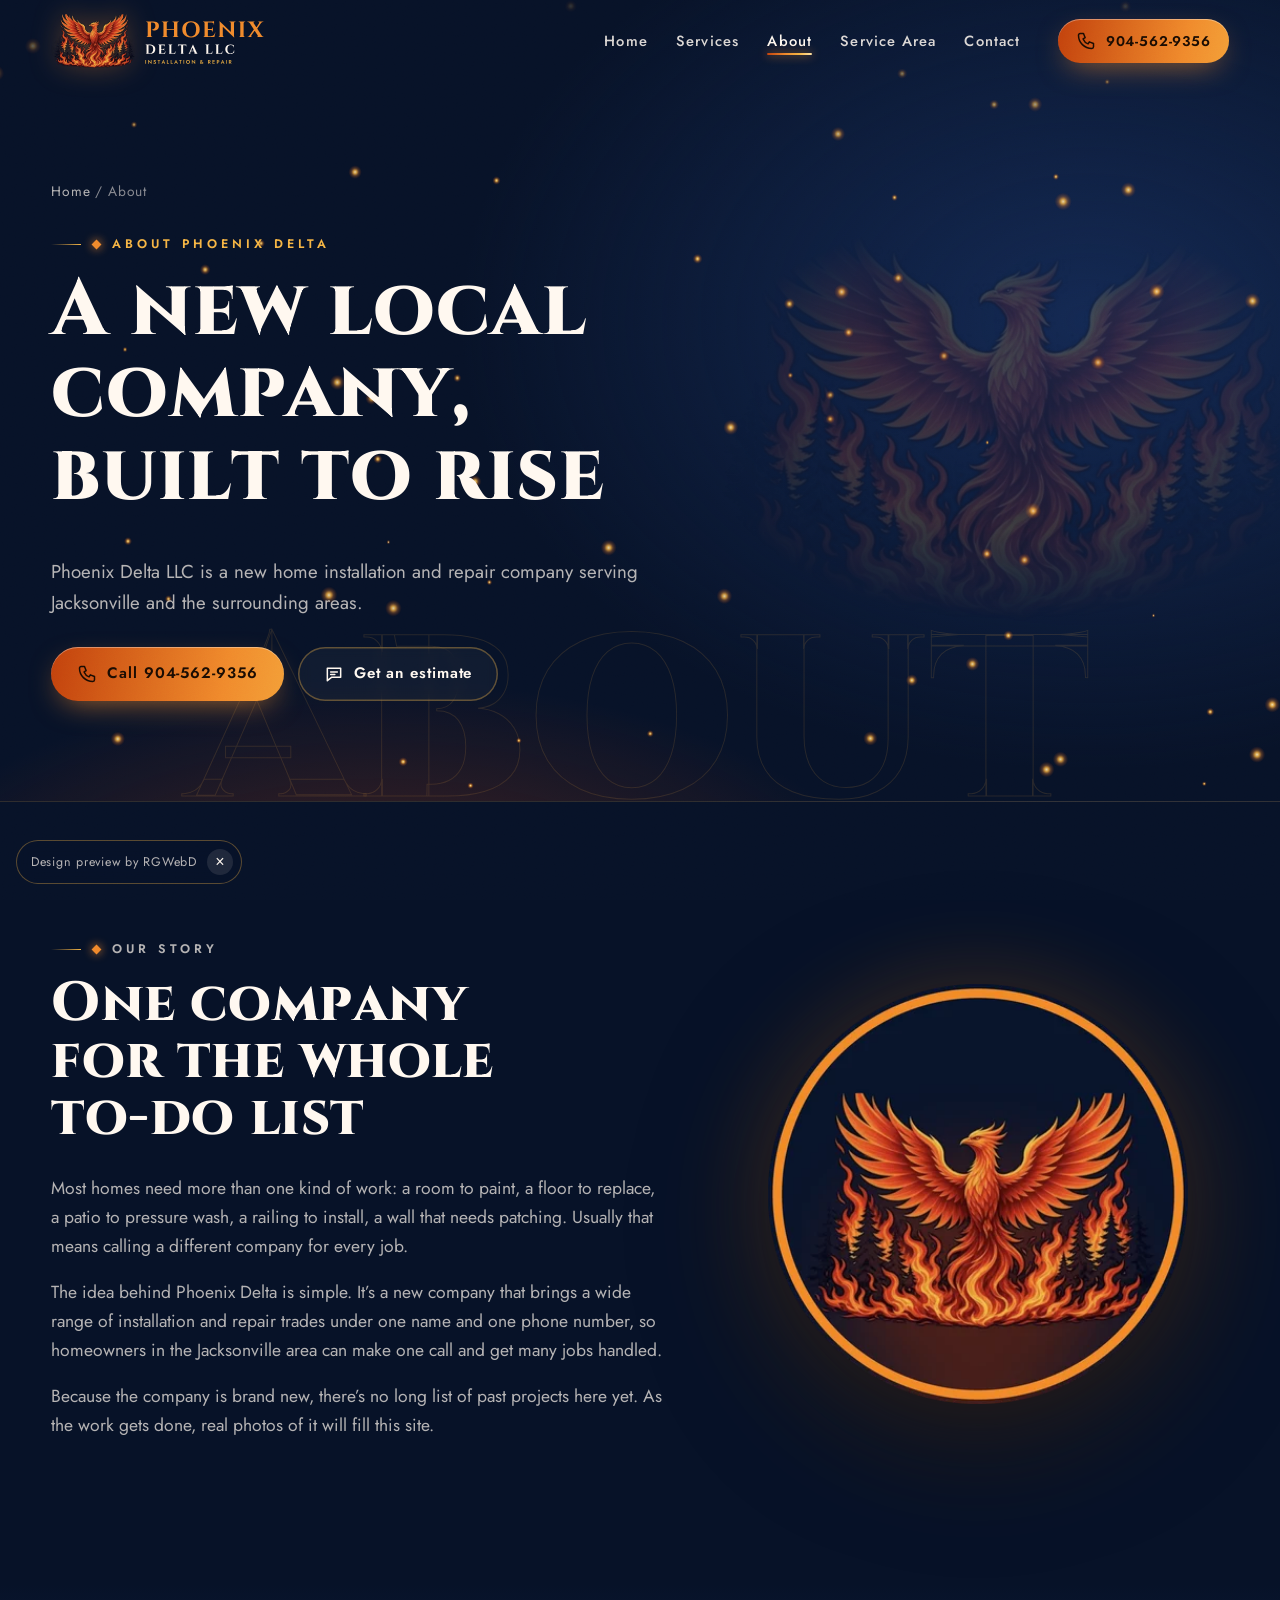
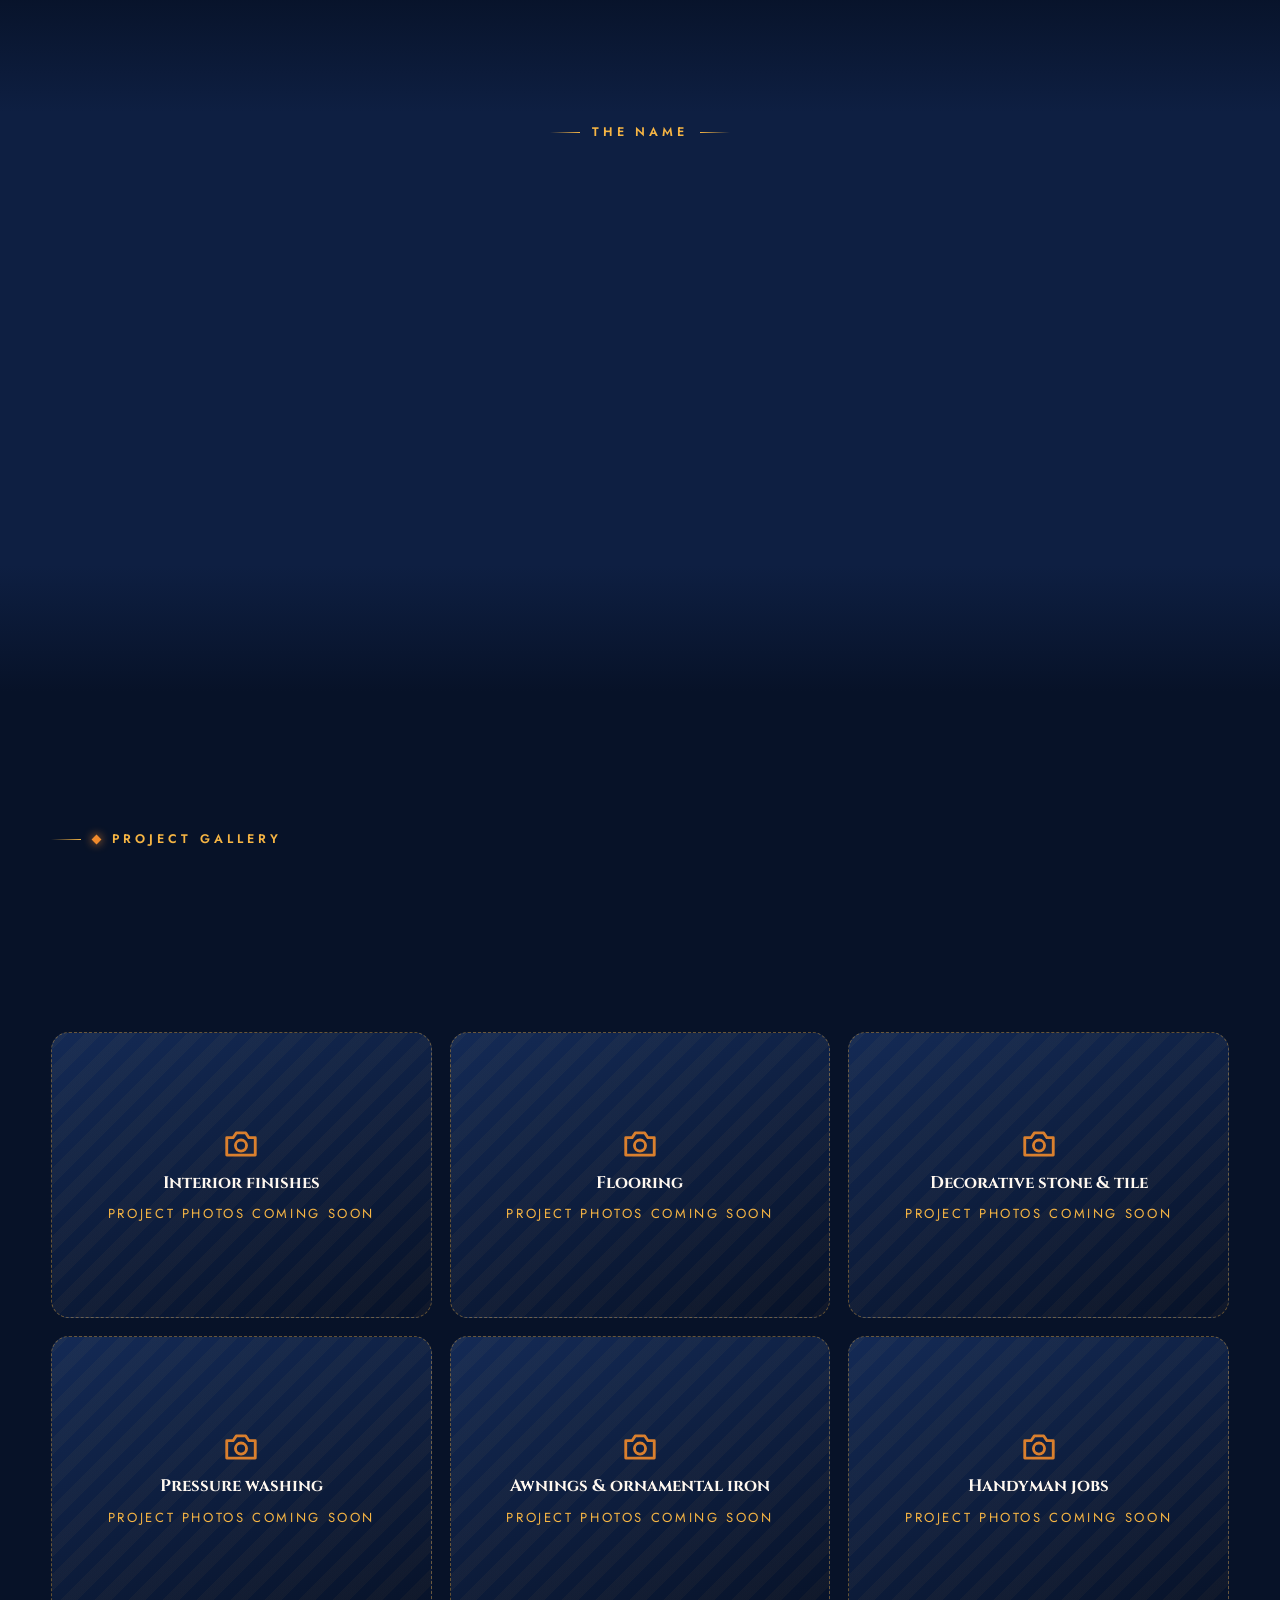
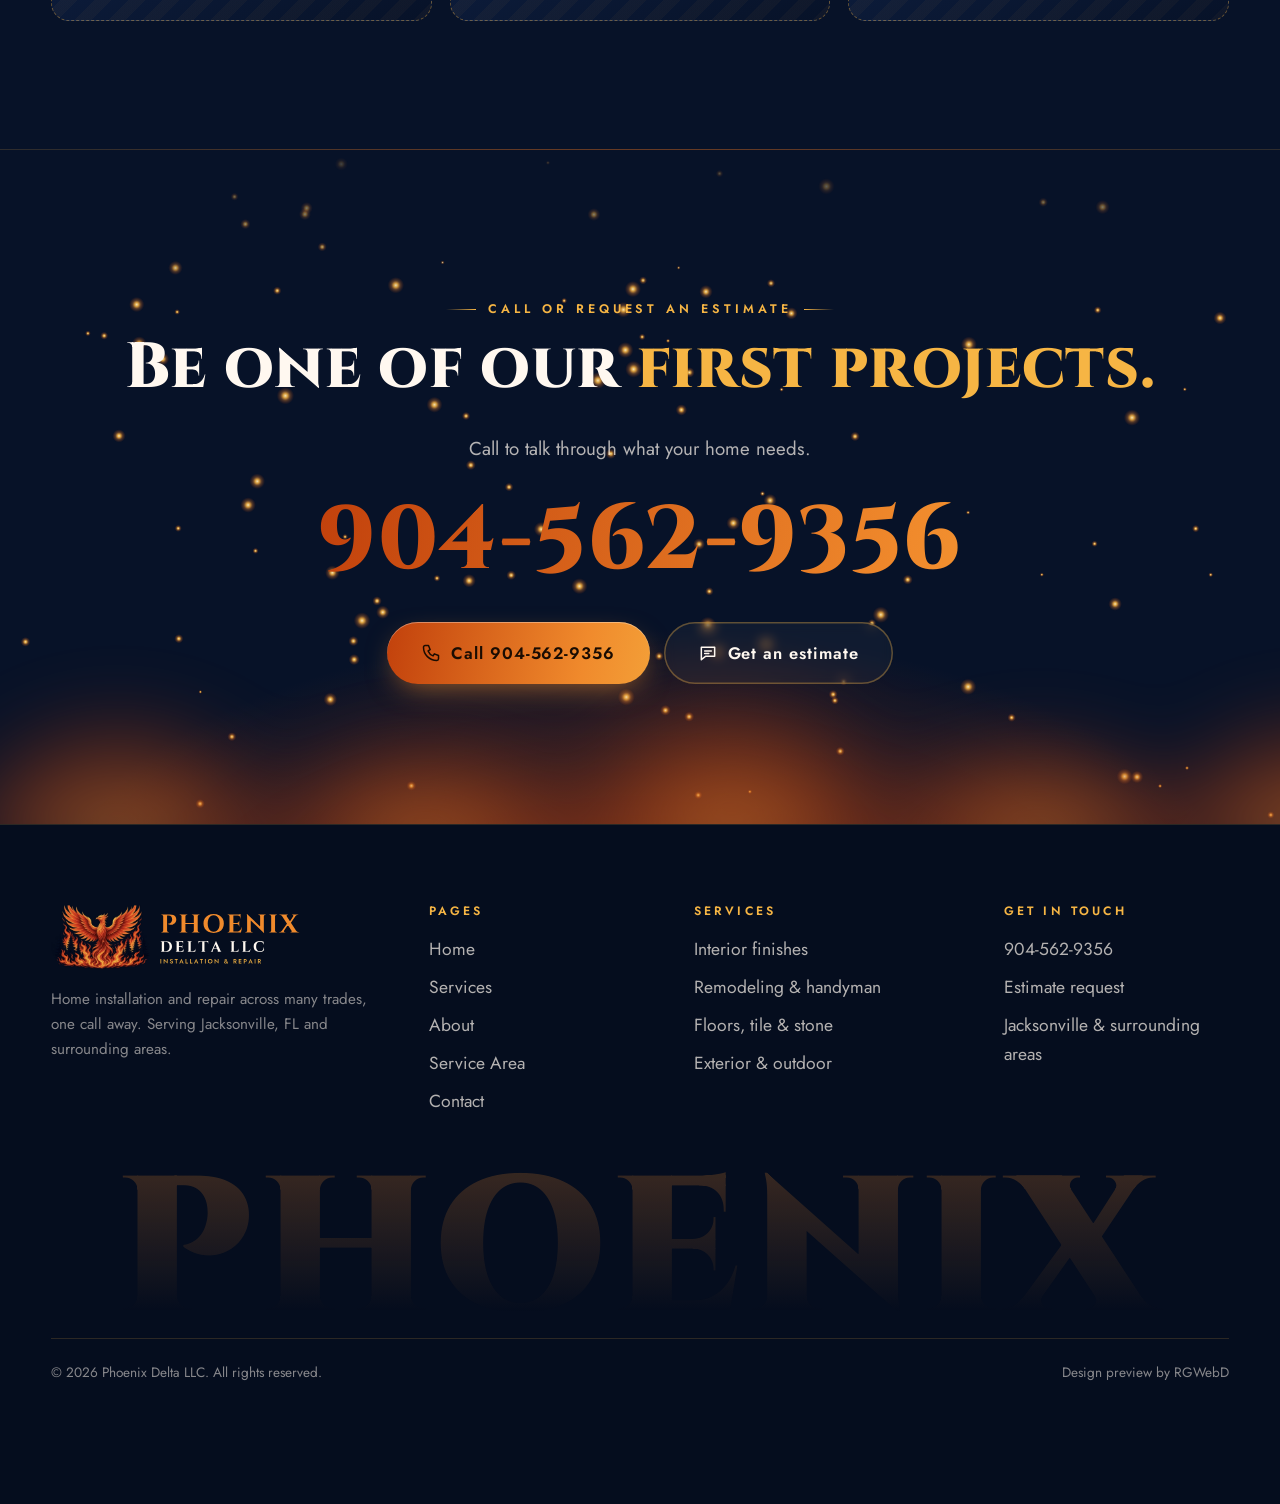
<file: about.html>
<!doctype html><html lang="en"><head><meta charset="utf-8"><meta name="viewport" content="width=device-width,initial-scale=1,viewport-fit=cover">
<title>About | Phoenix Delta LLC</title><meta name="description" content="Phoenix Delta LLC is a new local home installation and repair company serving Jacksonville, FL and the surrounding areas."><link rel="canonical" href="https://rgwebd.github.io/phoenixdelta/about.html"><meta name="robots" content="index,follow">
<meta name="theme-color" content="#071228"><link rel="icon" href="favicon.ico" sizes="any"><link rel="icon" href="assets/favicon-32.png" type="image/png" sizes="32x32"><link rel="apple-touch-icon" href="apple-touch-icon.png">
<meta property="og:type" content="website"><meta property="og:site_name" content="Phoenix Delta LLC"><meta property="og:title" content="About | Phoenix Delta LLC"><meta property="og:description" content="Phoenix Delta LLC is a new local home installation and repair company serving Jacksonville, FL and the surrounding areas."><meta property="og:url" content="https://rgwebd.github.io/phoenixdelta/about.html"><meta property="og:image" content="https://rgwebd.github.io/phoenixdelta/assets/og-image.jpg"><meta property="og:image:width" content="1200"><meta property="og:image:height" content="630"><meta property="og:locale" content="en_US">
<meta name="twitter:card" content="summary_large_image"><meta name="twitter:title" content="About | Phoenix Delta LLC"><meta name="twitter:description" content="Phoenix Delta LLC is a new local home installation and repair company serving Jacksonville, FL and the surrounding areas."><meta name="twitter:image" content="https://rgwebd.github.io/phoenixdelta/assets/og-image.jpg">
<link rel="preload" href="assets/fonts/cinzel.woff2" as="font" type="font/woff2" crossorigin><link rel="preload" href="assets/fonts/jost.woff2" as="font" type="font/woff2" crossorigin>
<link rel="stylesheet" href="assets/styles.css"><script>document.documentElement.classList.add('js')</script><script type="application/ld+json">{"@context": "https://schema.org", "@type": "HomeAndConstructionBusiness", "@id": "https://rgwebd.github.io/phoenixdelta/#business", "name": "Phoenix Delta LLC", "slogan": "Installation and Repair", "description": "Phoenix Delta LLC is a home installation and repair company serving Jacksonville, Florida and the surrounding areas: painting, plastering, caulking, interior remodeling, handyman services, flooring, decorative stone and tile installation, pressure washing, and canvas awning and ornamental iron installation.", "url": "https://rgwebd.github.io/phoenixdelta/", "telephone": "+1-904-562-9356", "logo": "https://rgwebd.github.io/phoenixdelta/assets/favicon-512.png", "image": ["https://rgwebd.github.io/phoenixdelta/assets/og-image.jpg", "https://rgwebd.github.io/phoenixdelta/assets/horizontal-dark-1400.png"], "address": {"@type": "PostalAddress", "addressLocality": "Jacksonville", "addressRegion": "FL", "addressCountry": "US"}, "areaServed": [{"@type": "City", "name": "Jacksonville", "containedInPlace": {"@type": "State", "name": "Florida"}}, {"@type": "AdministrativeArea", "name": "Duval County, FL"}, {"@type": "AdministrativeArea", "name": "Clay County, FL"}, {"@type": "AdministrativeArea", "name": "St. Johns County, FL"}, {"@type": "AdministrativeArea", "name": "Nassau County, FL"}], "knowsAbout": ["Painting", "Plastering", "Caulking", "Interior remodeling", "Handyman services", "Flooring", "Decorative stone & tile", "Pressure washing", "Canvas awnings", "Ornamental iron"], "hasOfferCatalog": {"@type": "OfferCatalog", "name": "Home installation and repair services", "itemListElement": [{"@type": "OfferCatalog", "name": "Interior finishes", "itemListElement": [{"@type": "Offer", "itemOffered": {"@type": "Service", "name": "Painting", "description": "Painting for your home, from one room to the whole house.", "areaServed": "Jacksonville, FL", "url": "https://rgwebd.github.io/phoenixdelta/services.html#interior"}}, {"@type": "Offer", "itemOffered": {"@type": "Service", "name": "Plastering", "description": "Plaster installation and repair for walls and ceilings.", "areaServed": "Jacksonville, FL", "url": "https://rgwebd.github.io/phoenixdelta/services.html#interior"}}, {"@type": "Offer", "itemOffered": {"@type": "Service", "name": "Caulking", "description": "Caulking and re-caulking to seal joints and seams.", "areaServed": "Jacksonville, FL", "url": "https://rgwebd.github.io/phoenixdelta/services.html#interior"}}]}, {"@type": "OfferCatalog", "name": "Remodeling & handyman", "itemListElement": [{"@type": "Offer", "itemOffered": {"@type": "Service", "name": "Interior remodeling", "description": "Interior remodeling projects for your home.", "areaServed": "Jacksonville, FL", "url": "https://rgwebd.github.io/phoenixdelta/services.html#remodel"}}, {"@type": "Offer", "itemOffered": {"@type": "Service", "name": "Handyman services", "description": "The repair list, the punch list and the odd jobs.", "areaServed": "Jacksonville, FL", "url": "https://rgwebd.github.io/phoenixdelta/services.html#remodel"}}]}, {"@type": "OfferCatalog", "name": "Floors, tile & stone", "itemListElement": [{"@type": "Offer", "itemOffered": {"@type": "Service", "name": "Flooring", "description": "Flooring installation and repair.", "areaServed": "Jacksonville, FL", "url": "https://rgwebd.github.io/phoenixdelta/services.html#floors-stone"}}, {"@type": "Offer", "itemOffered": {"@type": "Service", "name": "Decorative stone & tile", "description": "Decorative stone and tile installation.", "areaServed": "Jacksonville, FL", "url": "https://rgwebd.github.io/phoenixdelta/services.html#floors-stone"}}]}, {"@type": "OfferCatalog", "name": "Exterior & outdoor", "itemListElement": [{"@type": "Offer", "itemOffered": {"@type": "Service", "name": "Pressure washing", "description": "Pressure washing for the outside of your home and property.", "areaServed": "Jacksonville, FL", "url": "https://rgwebd.github.io/phoenixdelta/services.html#exterior"}}, {"@type": "Offer", "itemOffered": {"@type": "Service", "name": "Canvas awnings", "description": "Canvas awning installation.", "areaServed": "Jacksonville, FL", "url": "https://rgwebd.github.io/phoenixdelta/services.html#exterior"}}, {"@type": "Offer", "itemOffered": {"@type": "Service", "name": "Ornamental iron", "description": "Ornamental iron installation.", "areaServed": "Jacksonville, FL", "url": "https://rgwebd.github.io/phoenixdelta/services.html#exterior"}}]}]}}</script><script type="application/ld+json">{"@context": "https://schema.org", "@type": "BreadcrumbList", "itemListElement": [{"@type": "ListItem", "position": 1, "name": "Home", "item": "https://rgwebd.github.io/phoenixdelta/"}, {"@type": "ListItem", "position": 2, "name": "About", "item": "https://rgwebd.github.io/phoenixdelta/about.html"}]}</script></head>
<body><a class="skip" href="#main">Skip to content</a><div class="progress" aria-hidden="true"></div><svg width="0" height="0" style="position:absolute" aria-hidden="true" focusable="false"><defs><linearGradient id="fireg" x1="0" y1="1" x2="1" y2="0"><stop offset="0" stop-color="#C2410C"/><stop offset=".45" stop-color="#F08A2C"/><stop offset="1" stop-color="#F6B544"/></linearGradient></defs></svg>
<header class="hdr"><div class="wrap"><a class="brand" href="index.html" aria-label="Phoenix Delta LLC home"><img class="em" src="assets/img/emblem-600.webp" width="600" height="387" alt=""><img class="wm" src="assets/pd-wordmark-compact.svg" width="216" height="90" alt="Phoenix Delta LLC, Installation and Repair"></a>
<nav class="nav" aria-label="Main"><a href="index.html">Home</a><a href="services.html">Services</a><a href="about.html" aria-current="page">About</a><a href="service-area.html">Service Area</a><a href="contact.html">Contact</a></nav><div class="hdr-cta"><a class="btn sm mag" href="tel:+19045629356" aria-label="Call 904-562-9356"><svg viewBox="0 0 24 24" fill="none" stroke="currentColor" stroke-width="1.8" stroke-linecap="round" stroke-linejoin="round" aria-hidden="true"><path d="M5 3h4l2 5-2.5 1.5a11 11 0 0 0 6 6L16 13l5 2v4a2 2 0 0 1-2 2A16 16 0 0 1 3 5a2 2 0 0 1 2-2z"/></svg><span class="num">904-562-9356</span><span class="sr">Call</span></a></div>
<button class="burger" type="button" aria-expanded="false" aria-controls="mnav" aria-label="Open menu"><span></span><span></span><span></span></button></div></header>
<nav class="mnav" id="mnav" aria-label="Mobile" aria-hidden="true"><a href="index.html">Home</a><a href="services.html">Services</a><a href="about.html" aria-current="page">About</a><a href="service-area.html">Service Area</a><a href="contact.html">Contact</a><div class="ctas"><a class="btn mag " href="tel:+19045629356"><svg viewBox="0 0 24 24" fill="none" stroke="currentColor" stroke-width="1.8" stroke-linecap="round" stroke-linejoin="round" aria-hidden="true"><path d="M5 3h4l2 5-2.5 1.5a11 11 0 0 0 6 6L16 13l5 2v4a2 2 0 0 1-2 2A16 16 0 0 1 3 5a2 2 0 0 1 2-2z"/></svg><span class="lbl">Call 904-562-9356</span></a><a class="btn mag ghost" href="contact.html#estimate"><svg viewBox="0 0 24 24" fill="none" stroke="currentColor" stroke-width="1.8" stroke-linecap="round" stroke-linejoin="round" aria-hidden="true"><path d="M4 5h16v11H9l-5 4z"/><path d="M8 9.5h8M8 12.5h5"/></svg><span class="lbl">Get an estimate</span></a></div></nav><main id="main"><section class="phero"><canvas class="embers" data-n=".6" aria-hidden="true"></canvas><img class="wm-bg" src="assets/img/emblem-1200.webp" width="1200" height="774" alt=""><div class="gword" aria-hidden="true">ABOUT</div><div class="wrap"><nav class="crumbs" aria-label="Breadcrumb"><a href="index.html">Home</a> / <span aria-current="page">About</span></nav><p class="kicker"><i></i>About Phoenix Delta</p><h1 class="split-h">A new local company, built to rise</h1><p class="lead" data-r>Phoenix Delta LLC is a new home installation and repair company serving Jacksonville and the surrounding areas.</p><div class="ctas" style="margin-top:28px" data-r><a class="btn mag " href="tel:+19045629356"><svg viewBox="0 0 24 24" fill="none" stroke="currentColor" stroke-width="1.8" stroke-linecap="round" stroke-linejoin="round" aria-hidden="true"><path d="M5 3h4l2 5-2.5 1.5a11 11 0 0 0 6 6L16 13l5 2v4a2 2 0 0 1-2 2A16 16 0 0 1 3 5a2 2 0 0 1 2-2z"/></svg><span class="lbl">Call 904-562-9356</span></a><a class="btn mag ghost" href="contact.html#estimate"><svg viewBox="0 0 24 24" fill="none" stroke="currentColor" stroke-width="1.8" stroke-linecap="round" stroke-linejoin="round" aria-hidden="true"><path d="M4 5h16v11H9l-5 4z"/><path d="M8 9.5h8M8 12.5h5"/></svg><span class="lbl">Get an estimate</span></a></div></div></section>
<section class="sec"><div class="wrap story"><div data-r="left"><p class="kicker"><i></i>Our story</p><h2 class="split-h">One company for the whole to-do list</h2>
<p>Most homes need more than one kind of work: a room to paint, a floor to replace, a patio to pressure wash, a railing to install, a wall that needs patching. Usually that means calling a different company for every job.</p>
<p>The idea behind Phoenix Delta is simple. It’s a new company that brings a wide range of installation and repair trades under one name and one phone number, so homeowners in the Jacksonville area can make one call and get many jobs handled.</p>
<p>Because the company is brand new, there’s no long list of past projects here yet. As the work gets done, real photos of it will fill this site.</p></div>
<img class="badge" data-r="right" src="assets/img/badge-400.webp" width="400" height="400" alt="Phoenix Delta LLC badge" loading="lazy"></div></section>
<section class="sec alt"><div class="wrap"><div class="shead c"><p class="kicker both">The name</p><h2 class="split-h">Why a phoenix?</h2><p class="lead" data-r>The phoenix is the bird that rises renewed. That’s the idea behind the work: taking worn, tired or unfinished parts of a home and bringing them back better.</p></div>
<div class="meaning stagger"><div class="mcard"><span class="big fire-t">Rise</span><p>A brand-new company starting out in the Jacksonville area, ready to earn its name one job at a time.</p></div><div class="mcard"><span class="big fire-t">Renew</span><p>Fresh paint, new floors, clean surfaces and solid finishes: the trades are all about making things new again.</p></div><div class="mcard"><span class="big fire-t">Repair</span><p>Installation and repair. When something needs fixing, it’s one call to the same number.</p></div></div></div></section>
<section class="sec"><div class="wrap"><div class="shead"><p class="kicker"><i></i>Project gallery</p><h2 class="split-h">Photos on the way</h2><p class="lead" data-r>These spaces are saved for photos of real Phoenix Delta projects.</p></div><div class="slots stagger"><!-- PHOTO SLOT "a1": set SLOTS in data.py to swap in a real photo --><figure class="slot" data-slot="a1"><div class="ph"><svg viewBox="0 0 24 24" fill="none" stroke="currentColor" stroke-width="1.8" stroke-linecap="round" stroke-linejoin="round" aria-hidden="true"><path d="M3 8h4l2-3h6l2 3h4v11H3z"/><circle cx="12" cy="13" r="3.5"/></svg><b>Interior finishes</b><span>Project photos coming soon</span></div></figure><!-- PHOTO SLOT "a2": set SLOTS in data.py to swap in a real photo --><figure class="slot" data-slot="a2"><div class="ph"><svg viewBox="0 0 24 24" fill="none" stroke="currentColor" stroke-width="1.8" stroke-linecap="round" stroke-linejoin="round" aria-hidden="true"><path d="M3 8h4l2-3h6l2 3h4v11H3z"/><circle cx="12" cy="13" r="3.5"/></svg><b>Flooring</b><span>Project photos coming soon</span></div></figure><!-- PHOTO SLOT "a3": set SLOTS in data.py to swap in a real photo --><figure class="slot" data-slot="a3"><div class="ph"><svg viewBox="0 0 24 24" fill="none" stroke="currentColor" stroke-width="1.8" stroke-linecap="round" stroke-linejoin="round" aria-hidden="true"><path d="M3 8h4l2-3h6l2 3h4v11H3z"/><circle cx="12" cy="13" r="3.5"/></svg><b>Decorative stone &amp; tile</b><span>Project photos coming soon</span></div></figure><!-- PHOTO SLOT "a4": set SLOTS in data.py to swap in a real photo --><figure class="slot" data-slot="a4"><div class="ph"><svg viewBox="0 0 24 24" fill="none" stroke="currentColor" stroke-width="1.8" stroke-linecap="round" stroke-linejoin="round" aria-hidden="true"><path d="M3 8h4l2-3h6l2 3h4v11H3z"/><circle cx="12" cy="13" r="3.5"/></svg><b>Pressure washing</b><span>Project photos coming soon</span></div></figure><!-- PHOTO SLOT "a5": set SLOTS in data.py to swap in a real photo --><figure class="slot" data-slot="a5"><div class="ph"><svg viewBox="0 0 24 24" fill="none" stroke="currentColor" stroke-width="1.8" stroke-linecap="round" stroke-linejoin="round" aria-hidden="true"><path d="M3 8h4l2-3h6l2 3h4v11H3z"/><circle cx="12" cy="13" r="3.5"/></svg><b>Awnings &amp; ornamental iron</b><span>Project photos coming soon</span></div></figure><!-- PHOTO SLOT "a6": set SLOTS in data.py to swap in a real photo --><figure class="slot" data-slot="a6"><div class="ph"><svg viewBox="0 0 24 24" fill="none" stroke="currentColor" stroke-width="1.8" stroke-linecap="round" stroke-linejoin="round" aria-hidden="true"><path d="M3 8h4l2-3h6l2 3h4v11H3z"/><circle cx="12" cy="13" r="3.5"/></svg><b>Handyman jobs</b><span>Project photos coming soon</span></div></figure></div></div></section>
<section class="cta"><canvas class="embers" data-n="1.2" aria-hidden="true"></canvas><div class="flames" aria-hidden="true"><i></i><i></i><i></i><i></i><i></i></div><div class="wrap"><p class="kicker both">Call or request an estimate</p><h2 class="split-h">Be one of our <span class='gold'>first projects.</span></h2><p class="lead">Call to talk through what your home needs.</p><a class="phone fire-t" href="tel:+19045629356">904-562-9356</a><div class="ctas"><a class="btn mag xl" href="tel:+19045629356"><svg viewBox="0 0 24 24" fill="none" stroke="currentColor" stroke-width="1.8" stroke-linecap="round" stroke-linejoin="round" aria-hidden="true"><path d="M5 3h4l2 5-2.5 1.5a11 11 0 0 0 6 6L16 13l5 2v4a2 2 0 0 1-2 2A16 16 0 0 1 3 5a2 2 0 0 1 2-2z"/></svg><span class="lbl">Call 904-562-9356</span></a><a class="btn mag ghost xl" href="contact.html#estimate"><svg viewBox="0 0 24 24" fill="none" stroke="currentColor" stroke-width="1.8" stroke-linecap="round" stroke-linejoin="round" aria-hidden="true"><path d="M4 5h16v11H9l-5 4z"/><path d="M8 9.5h8M8 12.5h5"/></svg><span class="lbl">Get an estimate</span></a></div></div></section></main><footer class="ftr"><div class="wrap"><div class="fgrid">
<div><div class="flogo"><img src="assets/img/emblem-600.webp" width="600" height="387" alt="" loading="lazy"><img src="assets/pd-wordmark-compact.svg" width="216" height="90" alt="Phoenix Delta LLC" loading="lazy"></div><p>Home installation and repair across many trades, one call away. Serving Jacksonville, FL and surrounding areas.</p></div>
<div><h4>Pages</h4><ul><li><a href="index.html">Home</a></li><li><a href="services.html">Services</a></li><li><a href="about.html">About</a></li><li><a href="service-area.html">Service Area</a></li><li><a href="contact.html">Contact</a></li></ul></div><div><h4>Services</h4><ul><li><a href="services.html#interior">Interior finishes</a></li><li><a href="services.html#remodel">Remodeling & handyman</a></li><li><a href="services.html#floors-stone">Floors, tile & stone</a></li><li><a href="services.html#exterior">Exterior & outdoor</a></li></ul></div>
<div><h4>Get in touch</h4><ul><li><a href="tel:+19045629356">904-562-9356</a></li><li><a href="contact.html#estimate">Estimate request</a></li><li><a href="service-area.html">Jacksonville &amp; surrounding areas</a></li></ul></div>
</div><div class="bigword" aria-hidden="true">PHOENIX</div><div class="legal"><span>© 2026 Phoenix Delta LLC. All rights reserved.</span><span>Design preview by RGWebD</span></div></div></footer>
<div class="mbar"><a class="btn mag " href="tel:+19045629356"><svg viewBox="0 0 24 24" fill="none" stroke="currentColor" stroke-width="1.8" stroke-linecap="round" stroke-linejoin="round" aria-hidden="true"><path d="M5 3h4l2 5-2.5 1.5a11 11 0 0 0 6 6L16 13l5 2v4a2 2 0 0 1-2 2A16 16 0 0 1 3 5a2 2 0 0 1 2-2z"/></svg><span class="lbl">Call now</span></a><a class="btn mag ghost" href="contact.html#estimate"><svg viewBox="0 0 24 24" fill="none" stroke="currentColor" stroke-width="1.8" stroke-linecap="round" stroke-linejoin="round" aria-hidden="true"><path d="M4 5h16v11H9l-5 4z"/><path d="M8 9.5h8M8 12.5h5"/></svg><span class="lbl">Estimate</span></a></div>
<div class="demo" role="note">Design preview by RGWebD<button type="button" aria-label="Dismiss preview note">×</button></div><script src="assets/script.js" defer></script></body></html>
</file>
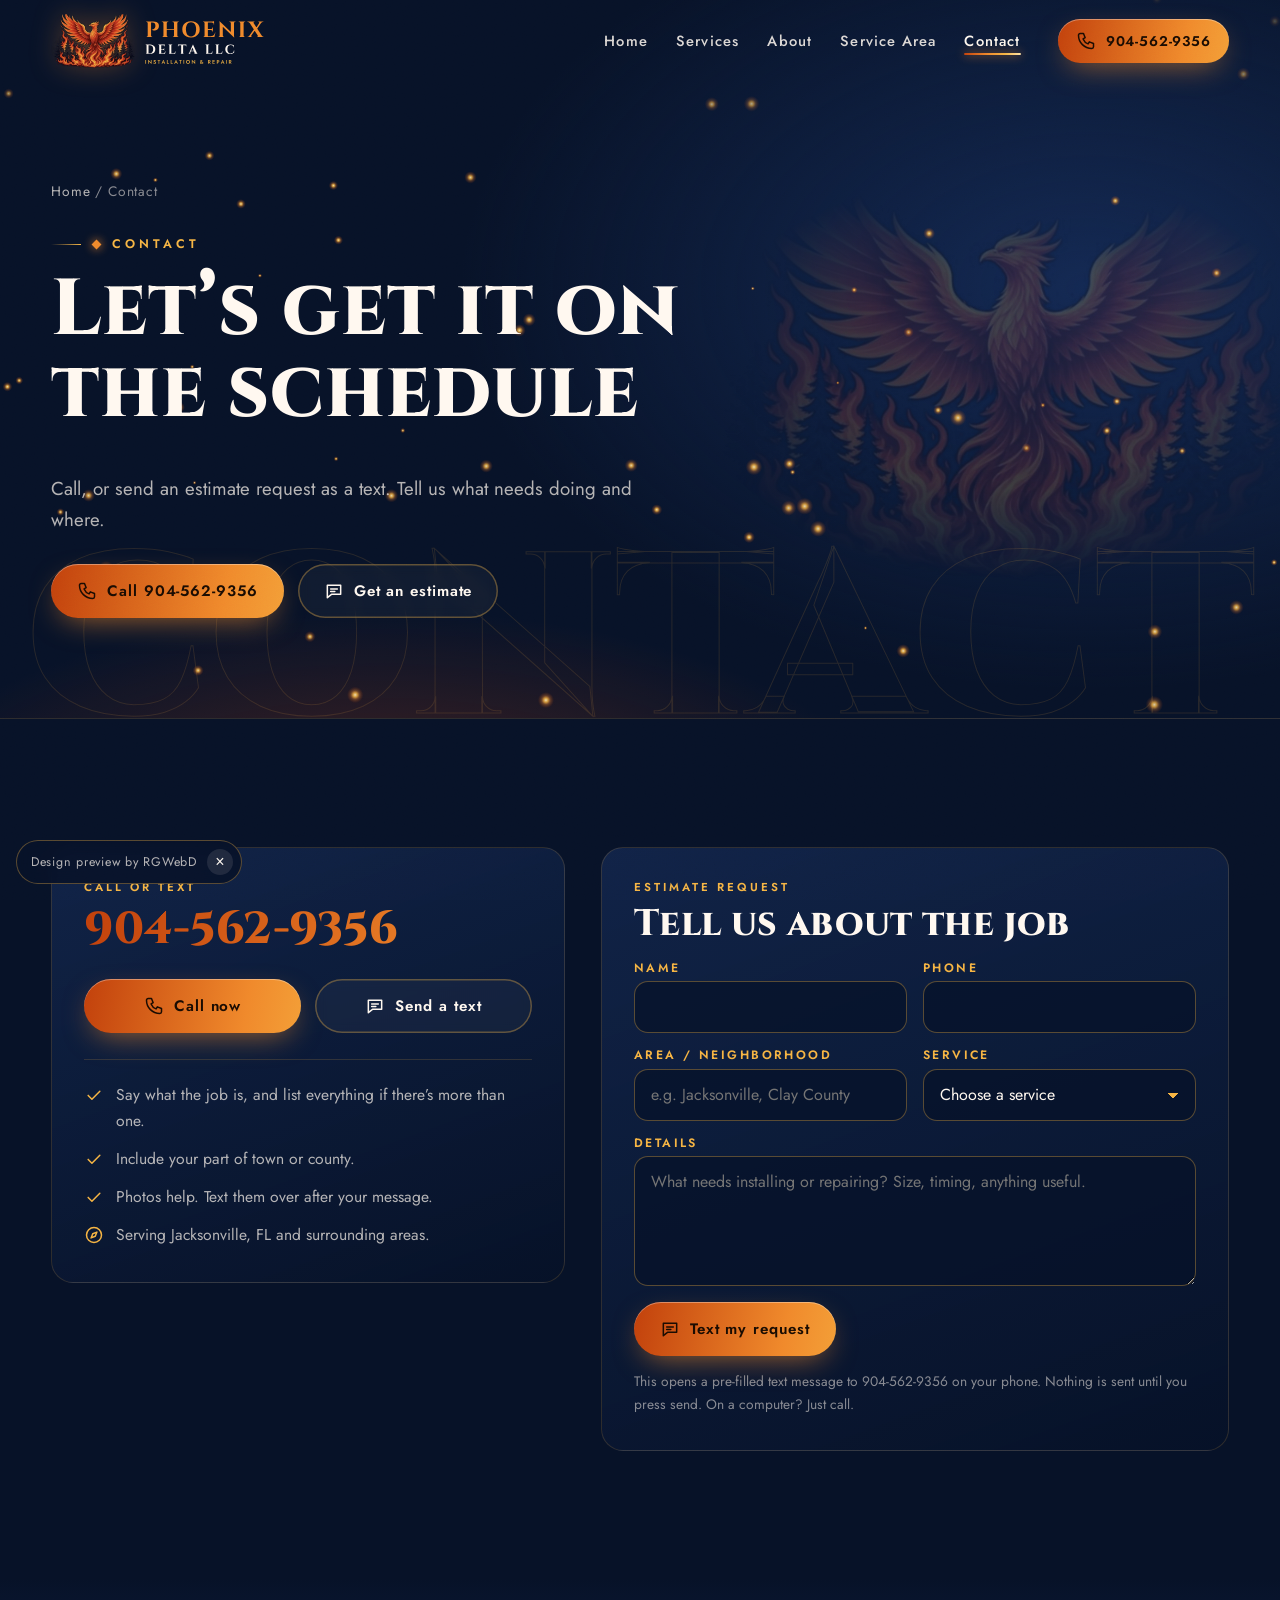
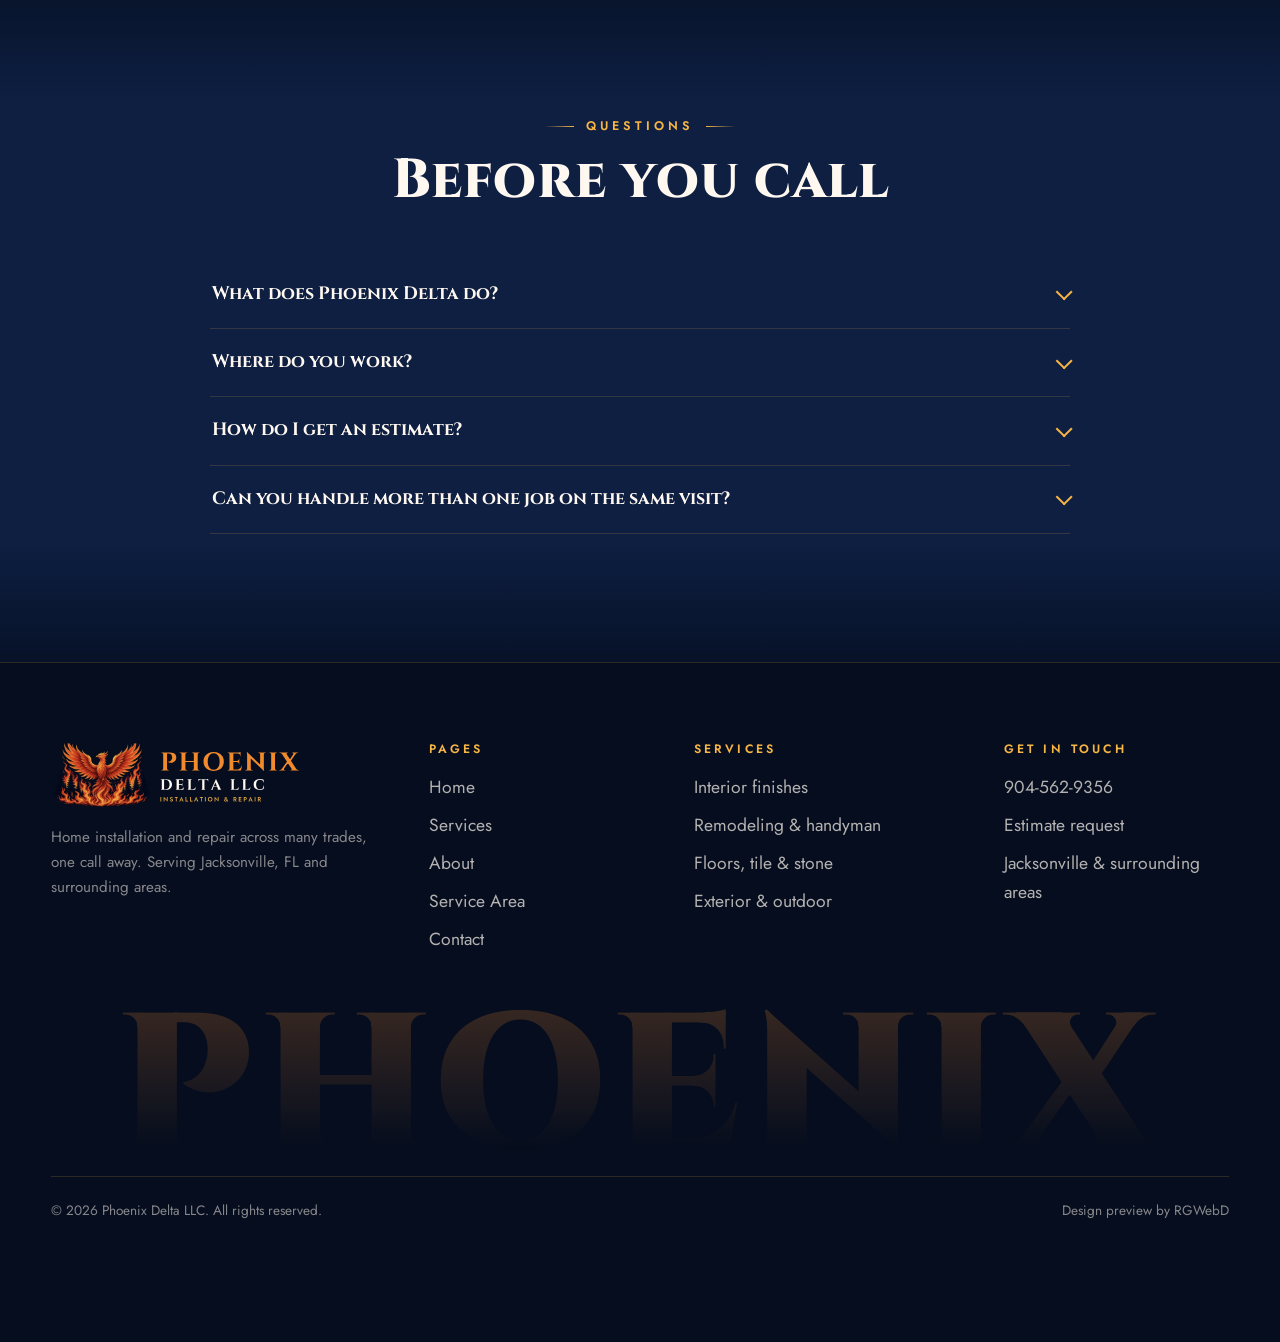
<file: contact.html>
<!doctype html><html lang="en"><head><meta charset="utf-8"><meta name="viewport" content="width=device-width,initial-scale=1,viewport-fit=cover">
<title>Contact &amp; Estimates | Phoenix Delta LLC</title><meta name="description" content="Call 904-562-9356 or send an estimate request to Phoenix Delta LLC, serving Jacksonville, FL and surrounding areas."><link rel="canonical" href="https://rgwebd.github.io/phoenixdelta/contact.html"><meta name="robots" content="index,follow">
<meta name="theme-color" content="#071228"><link rel="icon" href="favicon.ico" sizes="any"><link rel="icon" href="assets/favicon-32.png" type="image/png" sizes="32x32"><link rel="apple-touch-icon" href="apple-touch-icon.png">
<meta property="og:type" content="website"><meta property="og:site_name" content="Phoenix Delta LLC"><meta property="og:title" content="Contact &amp; Estimates | Phoenix Delta LLC"><meta property="og:description" content="Call 904-562-9356 or send an estimate request to Phoenix Delta LLC, serving Jacksonville, FL and surrounding areas."><meta property="og:url" content="https://rgwebd.github.io/phoenixdelta/contact.html"><meta property="og:image" content="https://rgwebd.github.io/phoenixdelta/assets/og-image.jpg"><meta property="og:image:width" content="1200"><meta property="og:image:height" content="630"><meta property="og:locale" content="en_US">
<meta name="twitter:card" content="summary_large_image"><meta name="twitter:title" content="Contact &amp; Estimates | Phoenix Delta LLC"><meta name="twitter:description" content="Call 904-562-9356 or send an estimate request to Phoenix Delta LLC, serving Jacksonville, FL and surrounding areas."><meta name="twitter:image" content="https://rgwebd.github.io/phoenixdelta/assets/og-image.jpg">
<link rel="preload" href="assets/fonts/cinzel.woff2" as="font" type="font/woff2" crossorigin><link rel="preload" href="assets/fonts/jost.woff2" as="font" type="font/woff2" crossorigin>
<link rel="stylesheet" href="assets/styles.css"><script>document.documentElement.classList.add('js')</script><script type="application/ld+json">{"@context": "https://schema.org", "@type": "HomeAndConstructionBusiness", "@id": "https://rgwebd.github.io/phoenixdelta/#business", "name": "Phoenix Delta LLC", "slogan": "Installation and Repair", "description": "Phoenix Delta LLC is a home installation and repair company serving Jacksonville, Florida and the surrounding areas: painting, plastering, caulking, interior remodeling, handyman services, flooring, decorative stone and tile installation, pressure washing, and canvas awning and ornamental iron installation.", "url": "https://rgwebd.github.io/phoenixdelta/", "telephone": "+1-904-562-9356", "logo": "https://rgwebd.github.io/phoenixdelta/assets/favicon-512.png", "image": ["https://rgwebd.github.io/phoenixdelta/assets/og-image.jpg", "https://rgwebd.github.io/phoenixdelta/assets/horizontal-dark-1400.png"], "address": {"@type": "PostalAddress", "addressLocality": "Jacksonville", "addressRegion": "FL", "addressCountry": "US"}, "areaServed": [{"@type": "City", "name": "Jacksonville", "containedInPlace": {"@type": "State", "name": "Florida"}}, {"@type": "AdministrativeArea", "name": "Duval County, FL"}, {"@type": "AdministrativeArea", "name": "Clay County, FL"}, {"@type": "AdministrativeArea", "name": "St. Johns County, FL"}, {"@type": "AdministrativeArea", "name": "Nassau County, FL"}], "knowsAbout": ["Painting", "Plastering", "Caulking", "Interior remodeling", "Handyman services", "Flooring", "Decorative stone & tile", "Pressure washing", "Canvas awnings", "Ornamental iron"], "hasOfferCatalog": {"@type": "OfferCatalog", "name": "Home installation and repair services", "itemListElement": [{"@type": "OfferCatalog", "name": "Interior finishes", "itemListElement": [{"@type": "Offer", "itemOffered": {"@type": "Service", "name": "Painting", "description": "Painting for your home, from one room to the whole house.", "areaServed": "Jacksonville, FL", "url": "https://rgwebd.github.io/phoenixdelta/services.html#interior"}}, {"@type": "Offer", "itemOffered": {"@type": "Service", "name": "Plastering", "description": "Plaster installation and repair for walls and ceilings.", "areaServed": "Jacksonville, FL", "url": "https://rgwebd.github.io/phoenixdelta/services.html#interior"}}, {"@type": "Offer", "itemOffered": {"@type": "Service", "name": "Caulking", "description": "Caulking and re-caulking to seal joints and seams.", "areaServed": "Jacksonville, FL", "url": "https://rgwebd.github.io/phoenixdelta/services.html#interior"}}]}, {"@type": "OfferCatalog", "name": "Remodeling & handyman", "itemListElement": [{"@type": "Offer", "itemOffered": {"@type": "Service", "name": "Interior remodeling", "description": "Interior remodeling projects for your home.", "areaServed": "Jacksonville, FL", "url": "https://rgwebd.github.io/phoenixdelta/services.html#remodel"}}, {"@type": "Offer", "itemOffered": {"@type": "Service", "name": "Handyman services", "description": "The repair list, the punch list and the odd jobs.", "areaServed": "Jacksonville, FL", "url": "https://rgwebd.github.io/phoenixdelta/services.html#remodel"}}]}, {"@type": "OfferCatalog", "name": "Floors, tile & stone", "itemListElement": [{"@type": "Offer", "itemOffered": {"@type": "Service", "name": "Flooring", "description": "Flooring installation and repair.", "areaServed": "Jacksonville, FL", "url": "https://rgwebd.github.io/phoenixdelta/services.html#floors-stone"}}, {"@type": "Offer", "itemOffered": {"@type": "Service", "name": "Decorative stone & tile", "description": "Decorative stone and tile installation.", "areaServed": "Jacksonville, FL", "url": "https://rgwebd.github.io/phoenixdelta/services.html#floors-stone"}}]}, {"@type": "OfferCatalog", "name": "Exterior & outdoor", "itemListElement": [{"@type": "Offer", "itemOffered": {"@type": "Service", "name": "Pressure washing", "description": "Pressure washing for the outside of your home and property.", "areaServed": "Jacksonville, FL", "url": "https://rgwebd.github.io/phoenixdelta/services.html#exterior"}}, {"@type": "Offer", "itemOffered": {"@type": "Service", "name": "Canvas awnings", "description": "Canvas awning installation.", "areaServed": "Jacksonville, FL", "url": "https://rgwebd.github.io/phoenixdelta/services.html#exterior"}}, {"@type": "Offer", "itemOffered": {"@type": "Service", "name": "Ornamental iron", "description": "Ornamental iron installation.", "areaServed": "Jacksonville, FL", "url": "https://rgwebd.github.io/phoenixdelta/services.html#exterior"}}]}]}}</script><script type="application/ld+json">{"@context": "https://schema.org", "@type": "BreadcrumbList", "itemListElement": [{"@type": "ListItem", "position": 1, "name": "Home", "item": "https://rgwebd.github.io/phoenixdelta/"}, {"@type": "ListItem", "position": 2, "name": "Contact", "item": "https://rgwebd.github.io/phoenixdelta/contact.html"}]}</script><script type="application/ld+json">{"@context": "https://schema.org", "@type": "FAQPage", "mainEntity": [{"@type": "Question", "name": "What does Phoenix Delta do?", "acceptedAnswer": {"@type": "Answer", "text": "Home installation and repair across many trades: painting, plastering, caulking, interior remodeling, handyman services, flooring, decorative stone and tile, pressure washing, and canvas awning and ornamental iron installation."}}, {"@type": "Question", "name": "Where do you work?", "acceptedAnswer": {"@type": "Answer", "text": "Jacksonville, Florida and the surrounding areas, including Duval, Clay, St. Johns and Nassau counties. Not sure if you’re in range? Call and ask."}}, {"@type": "Question", "name": "How do I get an estimate?", "acceptedAnswer": {"@type": "Answer", "text": "Call 904-562-9356, or fill in the estimate form on the Contact page. It opens a pre-filled text message to 904-562-9356 on your phone, so nothing is sent until you press send."}}, {"@type": "Question", "name": "Can you handle more than one job on the same visit?", "acceptedAnswer": {"@type": "Answer", "text": "That’s the idea behind Phoenix Delta: one call for many jobs. Tell us everything on your list when you call and we’ll talk it through."}}]}</script></head>
<body><a class="skip" href="#main">Skip to content</a><div class="progress" aria-hidden="true"></div><svg width="0" height="0" style="position:absolute" aria-hidden="true" focusable="false"><defs><linearGradient id="fireg" x1="0" y1="1" x2="1" y2="0"><stop offset="0" stop-color="#C2410C"/><stop offset=".45" stop-color="#F08A2C"/><stop offset="1" stop-color="#F6B544"/></linearGradient></defs></svg>
<header class="hdr"><div class="wrap"><a class="brand" href="index.html" aria-label="Phoenix Delta LLC home"><img class="em" src="assets/img/emblem-600.webp" width="600" height="387" alt=""><img class="wm" src="assets/pd-wordmark-compact.svg" width="216" height="90" alt="Phoenix Delta LLC, Installation and Repair"></a>
<nav class="nav" aria-label="Main"><a href="index.html">Home</a><a href="services.html">Services</a><a href="about.html">About</a><a href="service-area.html">Service Area</a><a href="contact.html" aria-current="page">Contact</a></nav><div class="hdr-cta"><a class="btn sm mag" href="tel:+19045629356" aria-label="Call 904-562-9356"><svg viewBox="0 0 24 24" fill="none" stroke="currentColor" stroke-width="1.8" stroke-linecap="round" stroke-linejoin="round" aria-hidden="true"><path d="M5 3h4l2 5-2.5 1.5a11 11 0 0 0 6 6L16 13l5 2v4a2 2 0 0 1-2 2A16 16 0 0 1 3 5a2 2 0 0 1 2-2z"/></svg><span class="num">904-562-9356</span><span class="sr">Call</span></a></div>
<button class="burger" type="button" aria-expanded="false" aria-controls="mnav" aria-label="Open menu"><span></span><span></span><span></span></button></div></header>
<nav class="mnav" id="mnav" aria-label="Mobile" aria-hidden="true"><a href="index.html">Home</a><a href="services.html">Services</a><a href="about.html">About</a><a href="service-area.html">Service Area</a><a href="contact.html" aria-current="page">Contact</a><div class="ctas"><a class="btn mag " href="tel:+19045629356"><svg viewBox="0 0 24 24" fill="none" stroke="currentColor" stroke-width="1.8" stroke-linecap="round" stroke-linejoin="round" aria-hidden="true"><path d="M5 3h4l2 5-2.5 1.5a11 11 0 0 0 6 6L16 13l5 2v4a2 2 0 0 1-2 2A16 16 0 0 1 3 5a2 2 0 0 1 2-2z"/></svg><span class="lbl">Call 904-562-9356</span></a><a class="btn mag ghost" href="contact.html#estimate"><svg viewBox="0 0 24 24" fill="none" stroke="currentColor" stroke-width="1.8" stroke-linecap="round" stroke-linejoin="round" aria-hidden="true"><path d="M4 5h16v11H9l-5 4z"/><path d="M8 9.5h8M8 12.5h5"/></svg><span class="lbl">Get an estimate</span></a></div></nav><main id="main"><section class="phero"><canvas class="embers" data-n=".6" aria-hidden="true"></canvas><img class="wm-bg" src="assets/img/emblem-1200.webp" width="1200" height="774" alt=""><div class="gword" aria-hidden="true">CONTACT</div><div class="wrap"><nav class="crumbs" aria-label="Breadcrumb"><a href="index.html">Home</a> / <span aria-current="page">Contact</span></nav><p class="kicker"><i></i>Contact</p><h1 class="split-h">Let’s get it on the schedule</h1><p class="lead" data-r>Call, or send an estimate request as a text. Tell us what needs doing and where.</p><div class="ctas" style="margin-top:28px" data-r><a class="btn mag " href="tel:+19045629356"><svg viewBox="0 0 24 24" fill="none" stroke="currentColor" stroke-width="1.8" stroke-linecap="round" stroke-linejoin="round" aria-hidden="true"><path d="M5 3h4l2 5-2.5 1.5a11 11 0 0 0 6 6L16 13l5 2v4a2 2 0 0 1-2 2A16 16 0 0 1 3 5a2 2 0 0 1 2-2z"/></svg><span class="lbl">Call 904-562-9356</span></a><a class="btn mag ghost" href="contact.html#estimate"><svg viewBox="0 0 24 24" fill="none" stroke="currentColor" stroke-width="1.8" stroke-linecap="round" stroke-linejoin="round" aria-hidden="true"><path d="M4 5h16v11H9l-5 4z"/><path d="M8 9.5h8M8 12.5h5"/></svg><span class="lbl">Get an estimate</span></a></div></div></section>
<section class="sec" id="estimate"><div class="wrap cgrid"><div class="card callcard" data-r="left"><p class="label">Call or text</p><a class="phone fire-t" href="tel:+19045629356">904-562-9356</a><div class="ctas"><a class="btn mag " href="tel:+19045629356"><svg viewBox="0 0 24 24" fill="none" stroke="currentColor" stroke-width="1.8" stroke-linecap="round" stroke-linejoin="round" aria-hidden="true"><path d="M5 3h4l2 5-2.5 1.5a11 11 0 0 0 6 6L16 13l5 2v4a2 2 0 0 1-2 2A16 16 0 0 1 3 5a2 2 0 0 1 2-2z"/></svg><span class="lbl">Call now</span></a><a class="btn mag ghost" href="sms:+19045629356"><svg viewBox="0 0 24 24" fill="none" stroke="currentColor" stroke-width="1.8" stroke-linecap="round" stroke-linejoin="round" aria-hidden="true"><path d="M4 5h16v11H9l-5 4z"/><path d="M8 9.5h8M8 12.5h5"/></svg><span class="lbl">Send a text</span></a></div>
<ul class="tips"><li><svg viewBox="0 0 24 24" fill="none" stroke="currentColor" stroke-width="1.8" stroke-linecap="round" stroke-linejoin="round" aria-hidden="true"><path d="M5 12.5l4.5 4.5L19 7.5"/></svg><span>Say what the job is, and list everything if there’s more than one.</span></li><li><svg viewBox="0 0 24 24" fill="none" stroke="currentColor" stroke-width="1.8" stroke-linecap="round" stroke-linejoin="round" aria-hidden="true"><path d="M5 12.5l4.5 4.5L19 7.5"/></svg><span>Include your part of town or county.</span></li><li><svg viewBox="0 0 24 24" fill="none" stroke="currentColor" stroke-width="1.8" stroke-linecap="round" stroke-linejoin="round" aria-hidden="true"><path d="M5 12.5l4.5 4.5L19 7.5"/></svg><span>Photos help. Text them over after your message.</span></li><li><svg viewBox="0 0 24 24" fill="none" stroke="currentColor" stroke-width="1.8" stroke-linecap="round" stroke-linejoin="round" aria-hidden="true"><circle cx="12" cy="12" r="9"/><path d="M15.5 8.5l-2 5-5 2 2-5z"/></svg><span>Serving Jacksonville, FL and surrounding areas.</span></li></ul></div>
<form class="card" id="estimate-form" data-sms="sms:+19045629356" data-email="" data-r="right" novalidate><p class="label">Estimate request</p><h2 style="font-size:clamp(1.7rem,3vw,2.3rem)">Tell us about the job</h2>
<div class="row"><div class="fld"><label for="f-name">Name</label><input id="f-name" name="name" autocomplete="name" required></div><div class="fld"><label for="f-phone">Phone</label><input id="f-phone" name="phone" type="tel" autocomplete="tel" required></div></div>
<div class="row"><div class="fld"><label for="f-area">Area / neighborhood</label><input id="f-area" name="area" placeholder="e.g. Jacksonville, Clay County"></div><div class="fld"><label for="f-service">Service</label><select id="f-service" name="service" required><option value="">Choose a service</option><optgroup label="Interior finishes"><option>Painting</option><option>Plastering</option><option>Caulking</option></optgroup><optgroup label="Remodeling &amp; handyman"><option>Interior remodeling</option><option>Handyman services</option></optgroup><optgroup label="Floors, tile &amp; stone"><option>Flooring</option><option>Decorative stone &amp; tile</option></optgroup><optgroup label="Exterior &amp; outdoor"><option>Pressure washing</option><option>Canvas awnings</option><option>Ornamental iron</option></optgroup><option>Several jobs / not sure</option></select></div></div>
<div class="fld"><label for="f-details">Details</label><textarea id="f-details" name="details" placeholder="What needs installing or repairing? Size, timing, anything useful." required></textarea></div>
<div class="ctas"><button class="btn mag" type="submit"><svg viewBox="0 0 24 24" fill="none" stroke="currentColor" stroke-width="1.8" stroke-linecap="round" stroke-linejoin="round" aria-hidden="true"><path d="M4 5h16v11H9l-5 4z"/><path d="M8 9.5h8M8 12.5h5"/></svg><span class="lbl">Text my request</span></button></div>
<p class="fnote">This opens a pre-filled text message to 904-562-9356 on your phone. Nothing is sent until you press send. On a computer? Just call.</p></form></div></section>
<section class="sec alt"><div class="wrap"><div class="shead c"><p class="kicker both">Questions</p><h2 class="split-h">Before you call</h2></div><div class="faq" data-r><details><summary>What does Phoenix Delta do?</summary><p>Home installation and repair across many trades: painting, plastering, caulking, interior remodeling, handyman services, flooring, decorative stone and tile, pressure washing, and canvas awning and ornamental iron installation.</p></details><details><summary>Where do you work?</summary><p>Jacksonville, Florida and the surrounding areas, including Duval, Clay, St. Johns and Nassau counties. Not sure if you’re in range? Call and ask.</p></details><details><summary>How do I get an estimate?</summary><p>Call 904-562-9356, or fill in the estimate form on the Contact page. It opens a pre-filled text message to 904-562-9356 on your phone, so nothing is sent until you press send.</p></details><details><summary>Can you handle more than one job on the same visit?</summary><p>That’s the idea behind Phoenix Delta: one call for many jobs. Tell us everything on your list when you call and we’ll talk it through.</p></details></div></div></section></main><footer class="ftr"><div class="wrap"><div class="fgrid">
<div><div class="flogo"><img src="assets/img/emblem-600.webp" width="600" height="387" alt="" loading="lazy"><img src="assets/pd-wordmark-compact.svg" width="216" height="90" alt="Phoenix Delta LLC" loading="lazy"></div><p>Home installation and repair across many trades, one call away. Serving Jacksonville, FL and surrounding areas.</p></div>
<div><h4>Pages</h4><ul><li><a href="index.html">Home</a></li><li><a href="services.html">Services</a></li><li><a href="about.html">About</a></li><li><a href="service-area.html">Service Area</a></li><li><a href="contact.html">Contact</a></li></ul></div><div><h4>Services</h4><ul><li><a href="services.html#interior">Interior finishes</a></li><li><a href="services.html#remodel">Remodeling & handyman</a></li><li><a href="services.html#floors-stone">Floors, tile & stone</a></li><li><a href="services.html#exterior">Exterior & outdoor</a></li></ul></div>
<div><h4>Get in touch</h4><ul><li><a href="tel:+19045629356">904-562-9356</a></li><li><a href="contact.html#estimate">Estimate request</a></li><li><a href="service-area.html">Jacksonville &amp; surrounding areas</a></li></ul></div>
</div><div class="bigword" aria-hidden="true">PHOENIX</div><div class="legal"><span>© 2026 Phoenix Delta LLC. All rights reserved.</span><span>Design preview by RGWebD</span></div></div></footer>
<div class="mbar"><a class="btn mag " href="tel:+19045629356"><svg viewBox="0 0 24 24" fill="none" stroke="currentColor" stroke-width="1.8" stroke-linecap="round" stroke-linejoin="round" aria-hidden="true"><path d="M5 3h4l2 5-2.5 1.5a11 11 0 0 0 6 6L16 13l5 2v4a2 2 0 0 1-2 2A16 16 0 0 1 3 5a2 2 0 0 1 2-2z"/></svg><span class="lbl">Call now</span></a><a class="btn mag ghost" href="contact.html#estimate"><svg viewBox="0 0 24 24" fill="none" stroke="currentColor" stroke-width="1.8" stroke-linecap="round" stroke-linejoin="round" aria-hidden="true"><path d="M4 5h16v11H9l-5 4z"/><path d="M8 9.5h8M8 12.5h5"/></svg><span class="lbl">Estimate</span></a></div>
<div class="demo" role="note">Design preview by RGWebD<button type="button" aria-label="Dismiss preview note">×</button></div><script src="assets/script.js" defer></script></body></html>
</file>
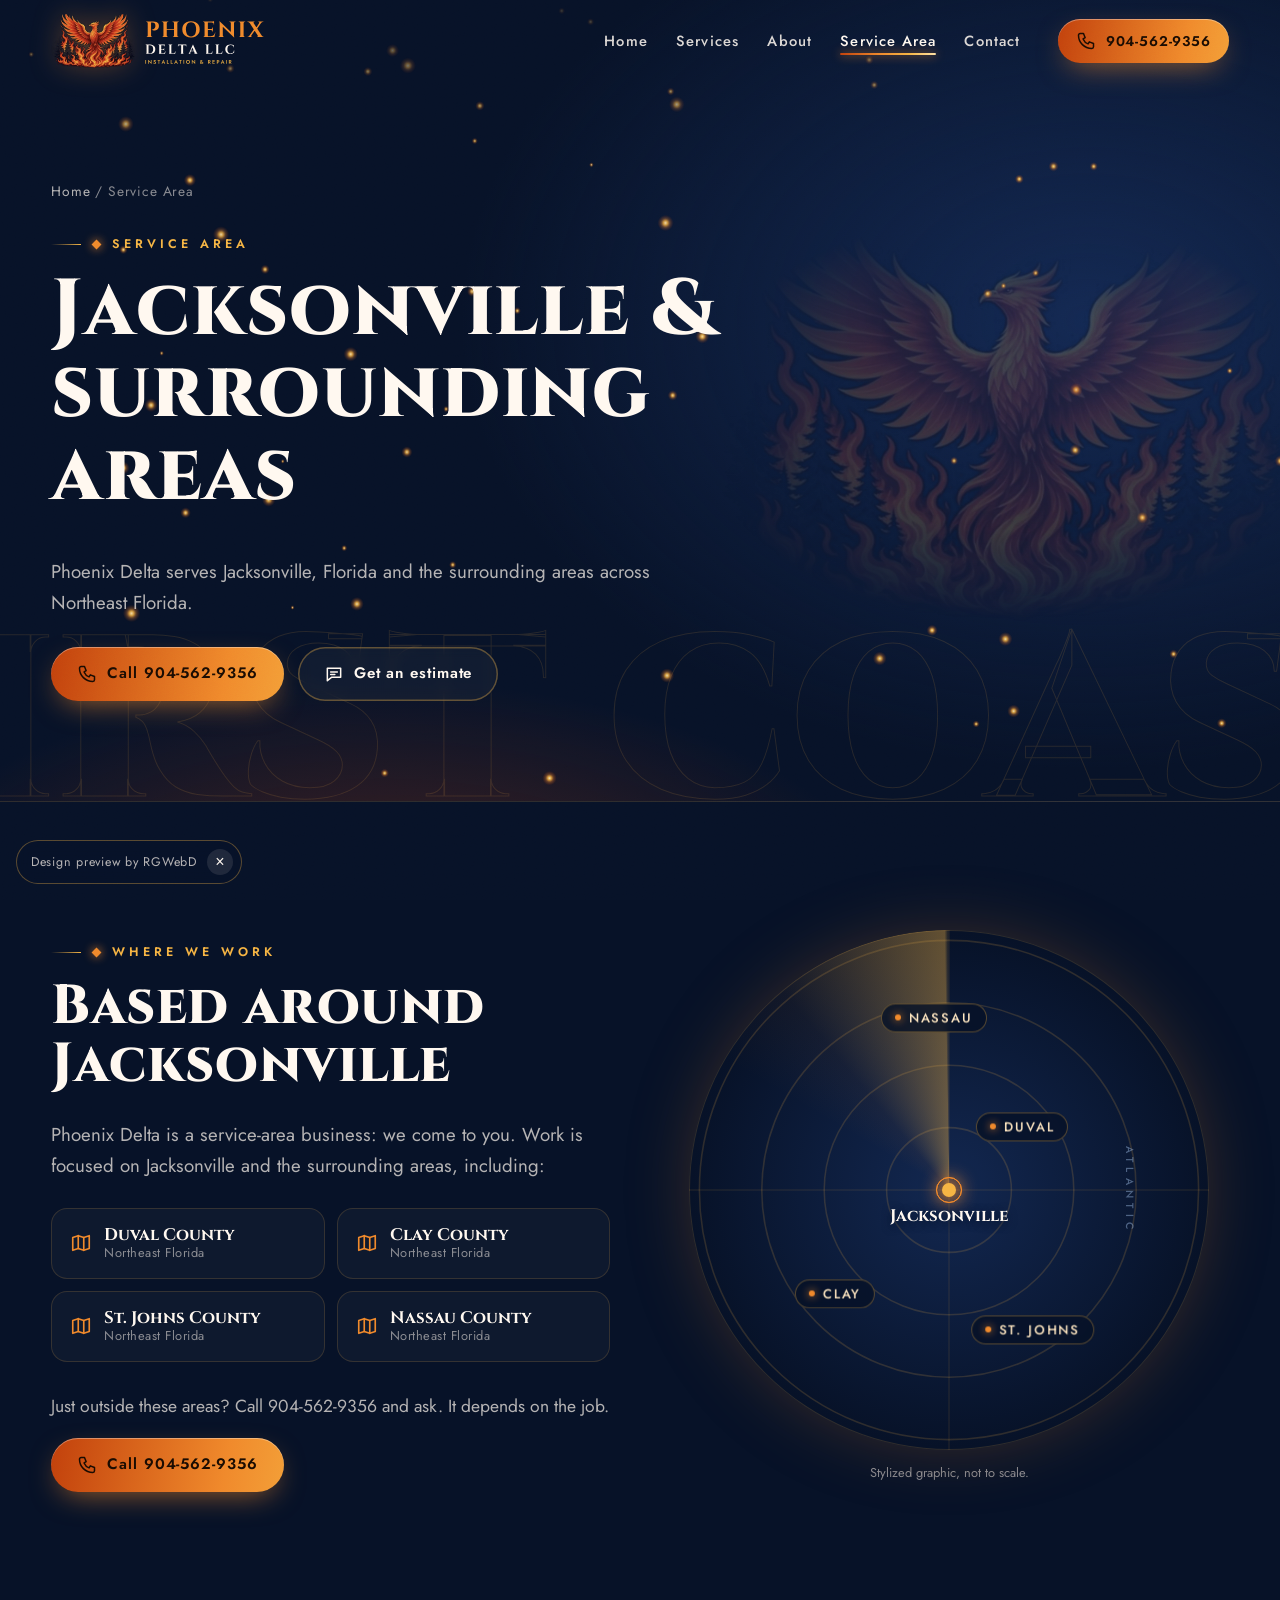
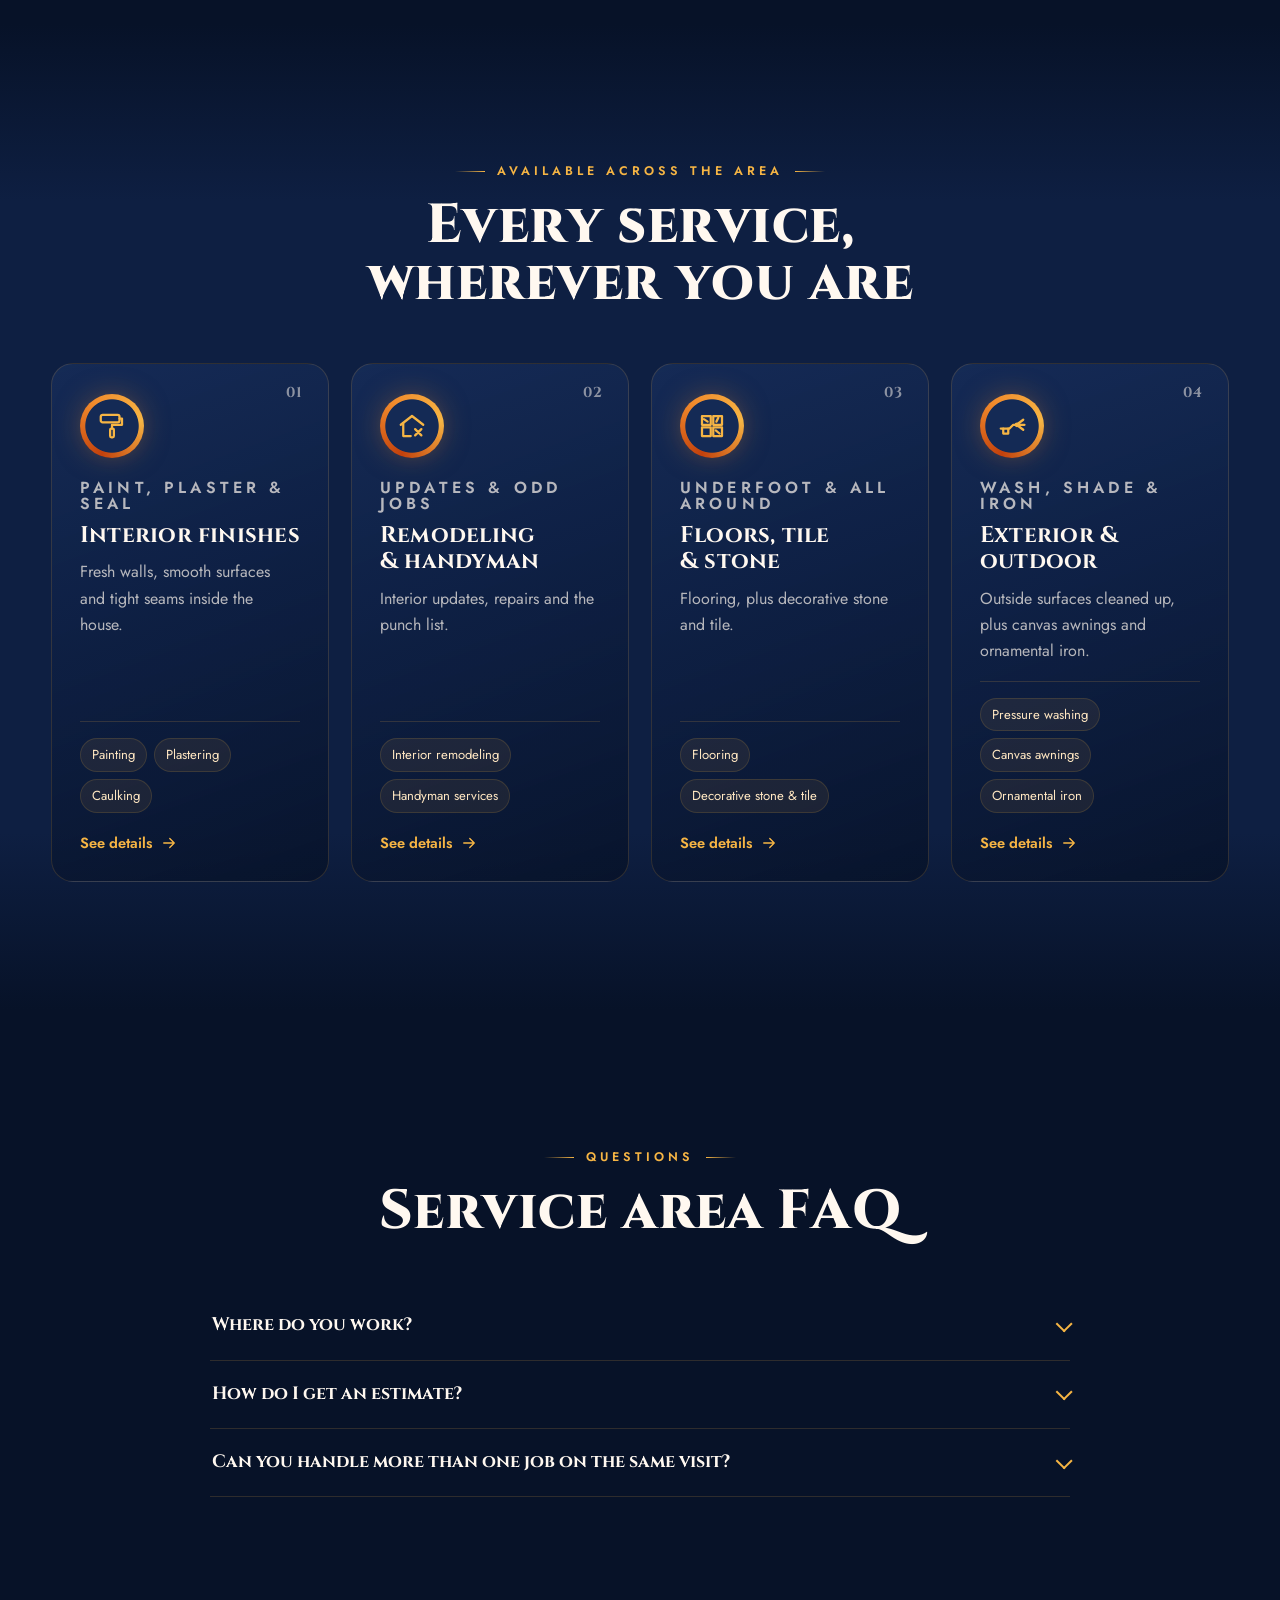
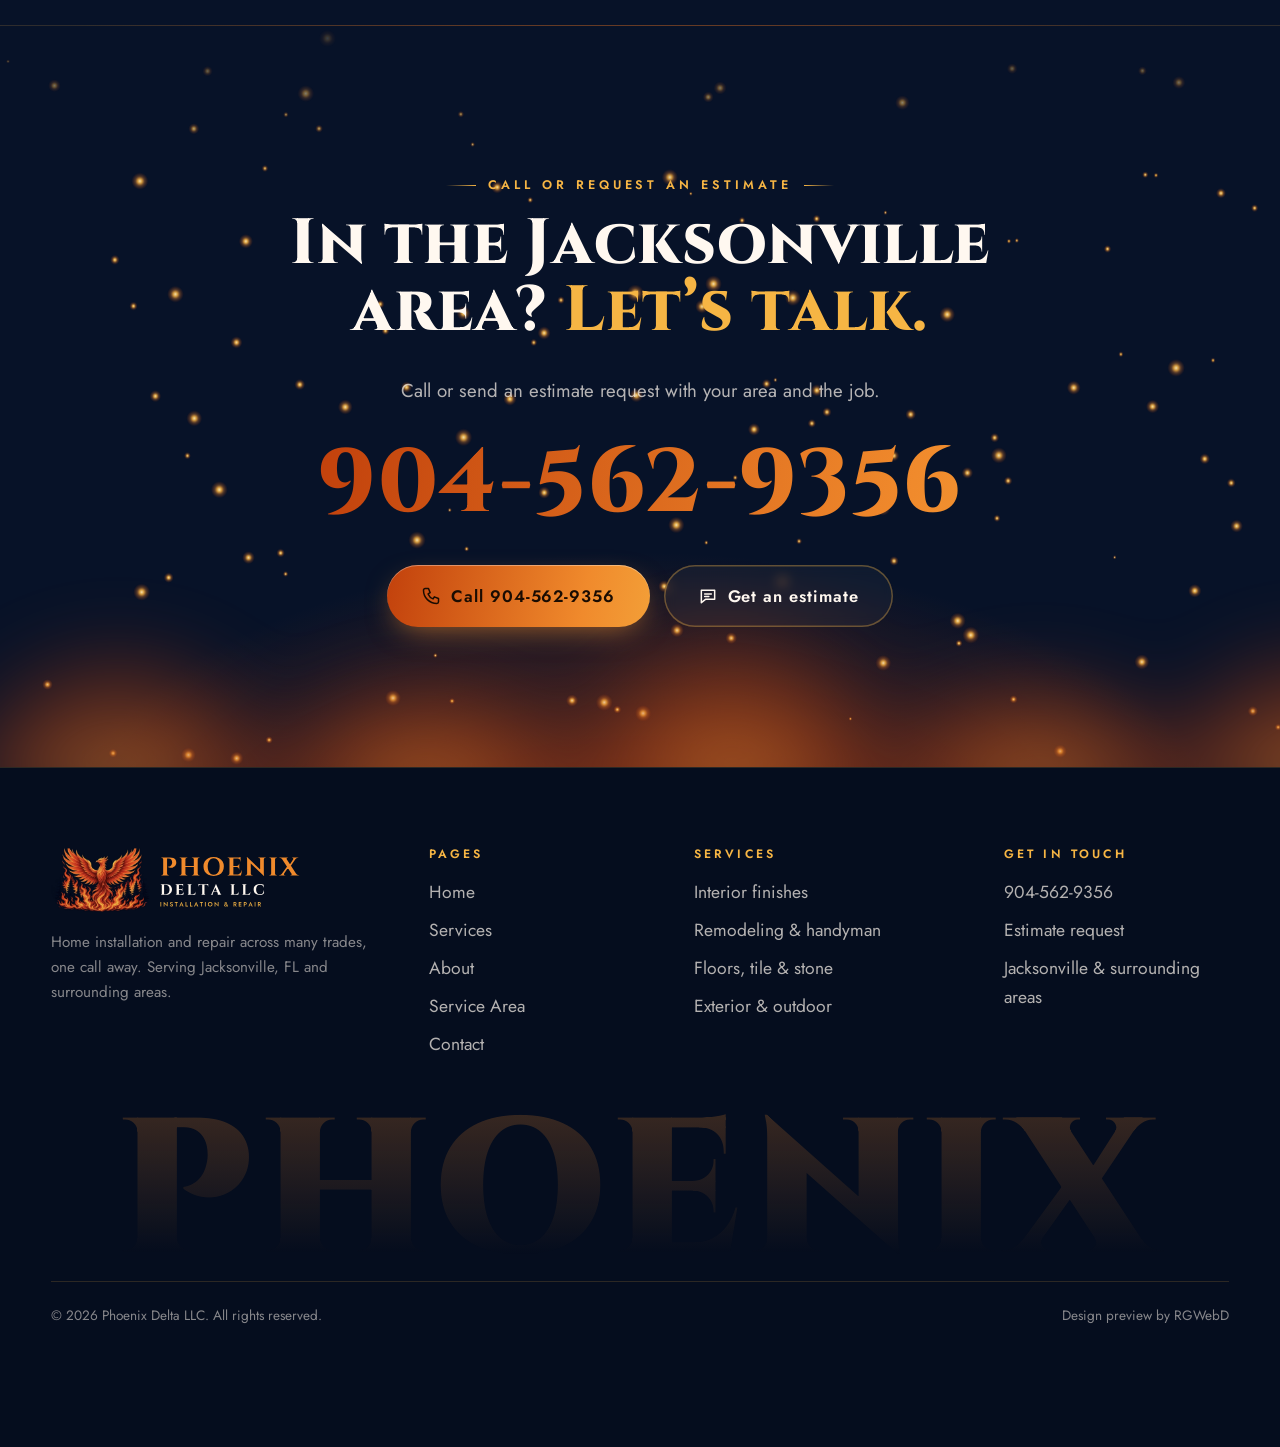
<file: service-area.html>
<!doctype html><html lang="en"><head><meta charset="utf-8"><meta name="viewport" content="width=device-width,initial-scale=1,viewport-fit=cover">
<title>Service Area: Jacksonville &amp; Surrounding Areas | Phoenix Delta LLC</title><meta name="description" content="Phoenix Delta LLC serves Jacksonville, FL and the surrounding areas, including Duval, Clay, St. Johns and Nassau counties. Call 904-562-9356."><link rel="canonical" href="https://rgwebd.github.io/phoenixdelta/service-area.html"><meta name="robots" content="index,follow">
<meta name="theme-color" content="#071228"><link rel="icon" href="favicon.ico" sizes="any"><link rel="icon" href="assets/favicon-32.png" type="image/png" sizes="32x32"><link rel="apple-touch-icon" href="apple-touch-icon.png">
<meta property="og:type" content="website"><meta property="og:site_name" content="Phoenix Delta LLC"><meta property="og:title" content="Service Area: Jacksonville &amp; Surrounding Areas | Phoenix Delta LLC"><meta property="og:description" content="Phoenix Delta LLC serves Jacksonville, FL and the surrounding areas, including Duval, Clay, St. Johns and Nassau counties. Call 904-562-9356."><meta property="og:url" content="https://rgwebd.github.io/phoenixdelta/service-area.html"><meta property="og:image" content="https://rgwebd.github.io/phoenixdelta/assets/og-image.jpg"><meta property="og:image:width" content="1200"><meta property="og:image:height" content="630"><meta property="og:locale" content="en_US">
<meta name="twitter:card" content="summary_large_image"><meta name="twitter:title" content="Service Area: Jacksonville &amp; Surrounding Areas | Phoenix Delta LLC"><meta name="twitter:description" content="Phoenix Delta LLC serves Jacksonville, FL and the surrounding areas, including Duval, Clay, St. Johns and Nassau counties. Call 904-562-9356."><meta name="twitter:image" content="https://rgwebd.github.io/phoenixdelta/assets/og-image.jpg">
<link rel="preload" href="assets/fonts/cinzel.woff2" as="font" type="font/woff2" crossorigin><link rel="preload" href="assets/fonts/jost.woff2" as="font" type="font/woff2" crossorigin>
<link rel="stylesheet" href="assets/styles.css"><script>document.documentElement.classList.add('js')</script><script type="application/ld+json">{"@context": "https://schema.org", "@type": "HomeAndConstructionBusiness", "@id": "https://rgwebd.github.io/phoenixdelta/#business", "name": "Phoenix Delta LLC", "slogan": "Installation and Repair", "description": "Phoenix Delta LLC is a home installation and repair company serving Jacksonville, Florida and the surrounding areas: painting, plastering, caulking, interior remodeling, handyman services, flooring, decorative stone and tile installation, pressure washing, and canvas awning and ornamental iron installation.", "url": "https://rgwebd.github.io/phoenixdelta/", "telephone": "+1-904-562-9356", "logo": "https://rgwebd.github.io/phoenixdelta/assets/favicon-512.png", "image": ["https://rgwebd.github.io/phoenixdelta/assets/og-image.jpg", "https://rgwebd.github.io/phoenixdelta/assets/horizontal-dark-1400.png"], "address": {"@type": "PostalAddress", "addressLocality": "Jacksonville", "addressRegion": "FL", "addressCountry": "US"}, "areaServed": [{"@type": "City", "name": "Jacksonville", "containedInPlace": {"@type": "State", "name": "Florida"}}, {"@type": "AdministrativeArea", "name": "Duval County, FL"}, {"@type": "AdministrativeArea", "name": "Clay County, FL"}, {"@type": "AdministrativeArea", "name": "St. Johns County, FL"}, {"@type": "AdministrativeArea", "name": "Nassau County, FL"}], "knowsAbout": ["Painting", "Plastering", "Caulking", "Interior remodeling", "Handyman services", "Flooring", "Decorative stone & tile", "Pressure washing", "Canvas awnings", "Ornamental iron"], "hasOfferCatalog": {"@type": "OfferCatalog", "name": "Home installation and repair services", "itemListElement": [{"@type": "OfferCatalog", "name": "Interior finishes", "itemListElement": [{"@type": "Offer", "itemOffered": {"@type": "Service", "name": "Painting", "description": "Painting for your home, from one room to the whole house.", "areaServed": "Jacksonville, FL", "url": "https://rgwebd.github.io/phoenixdelta/services.html#interior"}}, {"@type": "Offer", "itemOffered": {"@type": "Service", "name": "Plastering", "description": "Plaster installation and repair for walls and ceilings.", "areaServed": "Jacksonville, FL", "url": "https://rgwebd.github.io/phoenixdelta/services.html#interior"}}, {"@type": "Offer", "itemOffered": {"@type": "Service", "name": "Caulking", "description": "Caulking and re-caulking to seal joints and seams.", "areaServed": "Jacksonville, FL", "url": "https://rgwebd.github.io/phoenixdelta/services.html#interior"}}]}, {"@type": "OfferCatalog", "name": "Remodeling & handyman", "itemListElement": [{"@type": "Offer", "itemOffered": {"@type": "Service", "name": "Interior remodeling", "description": "Interior remodeling projects for your home.", "areaServed": "Jacksonville, FL", "url": "https://rgwebd.github.io/phoenixdelta/services.html#remodel"}}, {"@type": "Offer", "itemOffered": {"@type": "Service", "name": "Handyman services", "description": "The repair list, the punch list and the odd jobs.", "areaServed": "Jacksonville, FL", "url": "https://rgwebd.github.io/phoenixdelta/services.html#remodel"}}]}, {"@type": "OfferCatalog", "name": "Floors, tile & stone", "itemListElement": [{"@type": "Offer", "itemOffered": {"@type": "Service", "name": "Flooring", "description": "Flooring installation and repair.", "areaServed": "Jacksonville, FL", "url": "https://rgwebd.github.io/phoenixdelta/services.html#floors-stone"}}, {"@type": "Offer", "itemOffered": {"@type": "Service", "name": "Decorative stone & tile", "description": "Decorative stone and tile installation.", "areaServed": "Jacksonville, FL", "url": "https://rgwebd.github.io/phoenixdelta/services.html#floors-stone"}}]}, {"@type": "OfferCatalog", "name": "Exterior & outdoor", "itemListElement": [{"@type": "Offer", "itemOffered": {"@type": "Service", "name": "Pressure washing", "description": "Pressure washing for the outside of your home and property.", "areaServed": "Jacksonville, FL", "url": "https://rgwebd.github.io/phoenixdelta/services.html#exterior"}}, {"@type": "Offer", "itemOffered": {"@type": "Service", "name": "Canvas awnings", "description": "Canvas awning installation.", "areaServed": "Jacksonville, FL", "url": "https://rgwebd.github.io/phoenixdelta/services.html#exterior"}}, {"@type": "Offer", "itemOffered": {"@type": "Service", "name": "Ornamental iron", "description": "Ornamental iron installation.", "areaServed": "Jacksonville, FL", "url": "https://rgwebd.github.io/phoenixdelta/services.html#exterior"}}]}]}}</script><script type="application/ld+json">{"@context": "https://schema.org", "@type": "BreadcrumbList", "itemListElement": [{"@type": "ListItem", "position": 1, "name": "Home", "item": "https://rgwebd.github.io/phoenixdelta/"}, {"@type": "ListItem", "position": 2, "name": "Service Area", "item": "https://rgwebd.github.io/phoenixdelta/service-area.html"}]}</script><script type="application/ld+json">{"@context": "https://schema.org", "@type": "FAQPage", "mainEntity": [{"@type": "Question", "name": "Where do you work?", "acceptedAnswer": {"@type": "Answer", "text": "Jacksonville, Florida and the surrounding areas, including Duval, Clay, St. Johns and Nassau counties. Not sure if you’re in range? Call and ask."}}, {"@type": "Question", "name": "How do I get an estimate?", "acceptedAnswer": {"@type": "Answer", "text": "Call 904-562-9356, or fill in the estimate form on the Contact page. It opens a pre-filled text message to 904-562-9356 on your phone, so nothing is sent until you press send."}}, {"@type": "Question", "name": "Can you handle more than one job on the same visit?", "acceptedAnswer": {"@type": "Answer", "text": "That’s the idea behind Phoenix Delta: one call for many jobs. Tell us everything on your list when you call and we’ll talk it through."}}]}</script></head>
<body><a class="skip" href="#main">Skip to content</a><div class="progress" aria-hidden="true"></div><svg width="0" height="0" style="position:absolute" aria-hidden="true" focusable="false"><defs><linearGradient id="fireg" x1="0" y1="1" x2="1" y2="0"><stop offset="0" stop-color="#C2410C"/><stop offset=".45" stop-color="#F08A2C"/><stop offset="1" stop-color="#F6B544"/></linearGradient></defs></svg>
<header class="hdr"><div class="wrap"><a class="brand" href="index.html" aria-label="Phoenix Delta LLC home"><img class="em" src="assets/img/emblem-600.webp" width="600" height="387" alt=""><img class="wm" src="assets/pd-wordmark-compact.svg" width="216" height="90" alt="Phoenix Delta LLC, Installation and Repair"></a>
<nav class="nav" aria-label="Main"><a href="index.html">Home</a><a href="services.html">Services</a><a href="about.html">About</a><a href="service-area.html" aria-current="page">Service Area</a><a href="contact.html">Contact</a></nav><div class="hdr-cta"><a class="btn sm mag" href="tel:+19045629356" aria-label="Call 904-562-9356"><svg viewBox="0 0 24 24" fill="none" stroke="currentColor" stroke-width="1.8" stroke-linecap="round" stroke-linejoin="round" aria-hidden="true"><path d="M5 3h4l2 5-2.5 1.5a11 11 0 0 0 6 6L16 13l5 2v4a2 2 0 0 1-2 2A16 16 0 0 1 3 5a2 2 0 0 1 2-2z"/></svg><span class="num">904-562-9356</span><span class="sr">Call</span></a></div>
<button class="burger" type="button" aria-expanded="false" aria-controls="mnav" aria-label="Open menu"><span></span><span></span><span></span></button></div></header>
<nav class="mnav" id="mnav" aria-label="Mobile" aria-hidden="true"><a href="index.html">Home</a><a href="services.html">Services</a><a href="about.html">About</a><a href="service-area.html" aria-current="page">Service Area</a><a href="contact.html">Contact</a><div class="ctas"><a class="btn mag " href="tel:+19045629356"><svg viewBox="0 0 24 24" fill="none" stroke="currentColor" stroke-width="1.8" stroke-linecap="round" stroke-linejoin="round" aria-hidden="true"><path d="M5 3h4l2 5-2.5 1.5a11 11 0 0 0 6 6L16 13l5 2v4a2 2 0 0 1-2 2A16 16 0 0 1 3 5a2 2 0 0 1 2-2z"/></svg><span class="lbl">Call 904-562-9356</span></a><a class="btn mag ghost" href="contact.html#estimate"><svg viewBox="0 0 24 24" fill="none" stroke="currentColor" stroke-width="1.8" stroke-linecap="round" stroke-linejoin="round" aria-hidden="true"><path d="M4 5h16v11H9l-5 4z"/><path d="M8 9.5h8M8 12.5h5"/></svg><span class="lbl">Get an estimate</span></a></div></nav><main id="main"><section class="phero"><canvas class="embers" data-n=".6" aria-hidden="true"></canvas><img class="wm-bg" src="assets/img/emblem-1200.webp" width="1200" height="774" alt=""><div class="gword" aria-hidden="true">FIRST COAST</div><div class="wrap"><nav class="crumbs" aria-label="Breadcrumb"><a href="index.html">Home</a> / <span aria-current="page">Service Area</span></nav><p class="kicker"><i></i>Service area</p><h1 class="split-h">Jacksonville &amp; surrounding areas</h1><p class="lead" data-r>Phoenix Delta serves Jacksonville, Florida and the surrounding areas across Northeast Florida.</p><div class="ctas" style="margin-top:28px" data-r><a class="btn mag " href="tel:+19045629356"><svg viewBox="0 0 24 24" fill="none" stroke="currentColor" stroke-width="1.8" stroke-linecap="round" stroke-linejoin="round" aria-hidden="true"><path d="M5 3h4l2 5-2.5 1.5a11 11 0 0 0 6 6L16 13l5 2v4a2 2 0 0 1-2 2A16 16 0 0 1 3 5a2 2 0 0 1 2-2z"/></svg><span class="lbl">Call 904-562-9356</span></a><a class="btn mag ghost" href="contact.html#estimate"><svg viewBox="0 0 24 24" fill="none" stroke="currentColor" stroke-width="1.8" stroke-linecap="round" stroke-linejoin="round" aria-hidden="true"><path d="M4 5h16v11H9l-5 4z"/><path d="M8 9.5h8M8 12.5h5"/></svg><span class="lbl">Get an estimate</span></a></div></div></section>
<section class="sec"><div class="wrap area"><div data-r="left"><p class="kicker"><i></i>Where we work</p><h2 class="split-h">Based around Jacksonville</h2><p class="lead">Phoenix Delta is a service-area business: we come to you. Work is focused on Jacksonville and the surrounding areas, including:</p><ul class="clist"><li><svg viewBox="0 0 24 24" fill="none" stroke="currentColor" stroke-width="1.8" stroke-linecap="round" stroke-linejoin="round" aria-hidden="true"><path d="M9 4L3 6v14l6-2 6 2 6-2V4l-6 2z"/><path d="M9 4v14M15 6v14"/></svg><span>Duval County<small>Northeast Florida</small></span></li><li><svg viewBox="0 0 24 24" fill="none" stroke="currentColor" stroke-width="1.8" stroke-linecap="round" stroke-linejoin="round" aria-hidden="true"><path d="M9 4L3 6v14l6-2 6 2 6-2V4l-6 2z"/><path d="M9 4v14M15 6v14"/></svg><span>Clay County<small>Northeast Florida</small></span></li><li><svg viewBox="0 0 24 24" fill="none" stroke="currentColor" stroke-width="1.8" stroke-linecap="round" stroke-linejoin="round" aria-hidden="true"><path d="M9 4L3 6v14l6-2 6 2 6-2V4l-6 2z"/><path d="M9 4v14M15 6v14"/></svg><span>St. Johns County<small>Northeast Florida</small></span></li><li><svg viewBox="0 0 24 24" fill="none" stroke="currentColor" stroke-width="1.8" stroke-linecap="round" stroke-linejoin="round" aria-hidden="true"><path d="M9 4L3 6v14l6-2 6 2 6-2V4l-6 2z"/><path d="M9 4v14M15 6v14"/></svg><span>Nassau County<small>Northeast Florida</small></span></li></ul><p class="muted">Just outside these areas? Call 904-562-9356 and ask. It depends on the job.</p><div class="ctas"><a class="btn mag " href="tel:+19045629356"><svg viewBox="0 0 24 24" fill="none" stroke="currentColor" stroke-width="1.8" stroke-linecap="round" stroke-linejoin="round" aria-hidden="true"><path d="M5 3h4l2 5-2.5 1.5a11 11 0 0 0 6 6L16 13l5 2v4a2 2 0 0 1-2 2A16 16 0 0 1 3 5a2 2 0 0 1 2-2z"/></svg><span class="lbl">Call 904-562-9356</span></a></div></div><div><div class="radar" data-r="zoom" role="img" aria-label="Stylized service-area graphic: Jacksonville at the center, with Nassau, Duval, Clay and St. Johns counties around it"><svg class="rings" viewBox="0 0 100 100" aria-hidden="true"><circle cx="50" cy="50" r="12"/><circle cx="50" cy="50" r="24"/><circle cx="50" cy="50" r="36"/><circle cx="50" cy="50" r="48"/><line x1="50" y1="0" x2="50" y2="100"/><line x1="0" y1="50" x2="100" y2="50"/></svg><div class="sweep"></div><span class="ctr"></span><span class="city">Jacksonville</span><span class="cty" style="left:47%;top:17%">Nassau</span><span class="cty" style="left:64%;top:38%">Duval</span><span class="cty" style="left:28%;top:70%">Clay</span><span class="cty" style="left:66%;top:77%">St. Johns</span><span class="sea">Atlantic</span></div><p class="radar-note">Stylized graphic, not to scale.</p></div></div></section>
<section class="sec alt"><div class="wrap"><div class="shead c"><p class="kicker both">Available across the area</p><h2 class="split-h">Every service, wherever you are</h2></div><div class="groups stagger"><a class="gcard" href="services.html#interior"><span class="n">01</span><span class="ic"><svg viewBox="0 0 24 24" fill="none" stroke="currentColor" stroke-width="1.8" stroke-linecap="round" stroke-linejoin="round" aria-hidden="true"><rect x="3" y="3" width="15" height="6" rx="1.5"/><path d="M18 6h2v5h-8v3"/><rect x="10.5" y="14" width="3" height="7" rx="1"/></svg></span><p class="label" style="margin-bottom:10px">Paint, plaster & seal</p><h3>Interior finishes</h3><p>Fresh walls, smooth surfaces and tight seams inside the house.</p><ul><li>Painting</li><li>Plastering</li><li>Caulking</li></ul><span class="go">See details <svg viewBox="0 0 24 24" fill="none" stroke="currentColor" stroke-width="1.8" stroke-linecap="round" stroke-linejoin="round" aria-hidden="true"><path d="M5 12h14M13 6l6 6-6 6"/></svg></span></a><a class="gcard" href="services.html#remodel"><span class="n">02</span><span class="ic"><svg viewBox="0 0 24 24" fill="none" stroke="currentColor" stroke-width="1.8" stroke-linecap="round" stroke-linejoin="round" aria-hidden="true"><path d="M3 11l9-7 9 7"/><path d="M5 10v10h6"/><path d="M14.5 14.5l5 5M19.5 14.5l-5 5"/><circle cx="17" cy="17" r="0"/></svg></span><p class="label" style="margin-bottom:10px">Updates & odd jobs</p><h3>Remodeling & handyman</h3><p>Interior updates, repairs and the punch list.</p><ul><li>Interior remodeling</li><li>Handyman services</li></ul><span class="go">See details <svg viewBox="0 0 24 24" fill="none" stroke="currentColor" stroke-width="1.8" stroke-linecap="round" stroke-linejoin="round" aria-hidden="true"><path d="M5 12h14M13 6l6 6-6 6"/></svg></span></a><a class="gcard" href="services.html#floors-stone"><span class="n">03</span><span class="ic"><svg viewBox="0 0 24 24" fill="none" stroke="currentColor" stroke-width="1.8" stroke-linecap="round" stroke-linejoin="round" aria-hidden="true"><path d="M4 4h7v7H4zM13 4h7v7h-7zM4 13h7v7H4zM13 13h7v7h-7z"/><path d="M5.5 6.5l3 2M15 15.5l3 2.5M17 5.5l-1.5 3"/></svg></span><p class="label" style="margin-bottom:10px">Underfoot & all around</p><h3>Floors, tile & stone</h3><p>Flooring, plus decorative stone and tile.</p><ul><li>Flooring</li><li>Decorative stone & tile</li></ul><span class="go">See details <svg viewBox="0 0 24 24" fill="none" stroke="currentColor" stroke-width="1.8" stroke-linecap="round" stroke-linejoin="round" aria-hidden="true"><path d="M5 12h14M13 6l6 6-6 6"/></svg></span></a><a class="gcard" href="services.html#exterior"><span class="n">04</span><span class="ic"><svg viewBox="0 0 24 24" fill="none" stroke="currentColor" stroke-width="1.8" stroke-linecap="round" stroke-linejoin="round" aria-hidden="true"><path d="M3 14h7l3-3h3"/><path d="M5 14v4h4v-4"/><path d="M17 10l4-3M17 11h5M17 12l4 3"/><circle cx="16" cy="11" r="1"/></svg></span><p class="label" style="margin-bottom:10px">Wash, shade & iron</p><h3>Exterior & outdoor</h3><p>Outside surfaces cleaned up, plus canvas awnings and ornamental iron.</p><ul><li>Pressure washing</li><li>Canvas awnings</li><li>Ornamental iron</li></ul><span class="go">See details <svg viewBox="0 0 24 24" fill="none" stroke="currentColor" stroke-width="1.8" stroke-linecap="round" stroke-linejoin="round" aria-hidden="true"><path d="M5 12h14M13 6l6 6-6 6"/></svg></span></a></div></div></section>
<section class="sec"><div class="wrap"><div class="shead c"><p class="kicker both">Questions</p><h2 class="split-h">Service area FAQ</h2></div><div class="faq" data-r><details><summary>Where do you work?</summary><p>Jacksonville, Florida and the surrounding areas, including Duval, Clay, St. Johns and Nassau counties. Not sure if you’re in range? Call and ask.</p></details><details><summary>How do I get an estimate?</summary><p>Call 904-562-9356, or fill in the estimate form on the Contact page. It opens a pre-filled text message to 904-562-9356 on your phone, so nothing is sent until you press send.</p></details><details><summary>Can you handle more than one job on the same visit?</summary><p>That’s the idea behind Phoenix Delta: one call for many jobs. Tell us everything on your list when you call and we’ll talk it through.</p></details></div></div></section>
<section class="cta"><canvas class="embers" data-n="1.2" aria-hidden="true"></canvas><div class="flames" aria-hidden="true"><i></i><i></i><i></i><i></i><i></i></div><div class="wrap"><p class="kicker both">Call or request an estimate</p><h2 class="split-h">In the Jacksonville area? <span class='gold'>Let’s talk.</span></h2><p class="lead">Call or send an estimate request with your area and the job.</p><a class="phone fire-t" href="tel:+19045629356">904-562-9356</a><div class="ctas"><a class="btn mag xl" href="tel:+19045629356"><svg viewBox="0 0 24 24" fill="none" stroke="currentColor" stroke-width="1.8" stroke-linecap="round" stroke-linejoin="round" aria-hidden="true"><path d="M5 3h4l2 5-2.5 1.5a11 11 0 0 0 6 6L16 13l5 2v4a2 2 0 0 1-2 2A16 16 0 0 1 3 5a2 2 0 0 1 2-2z"/></svg><span class="lbl">Call 904-562-9356</span></a><a class="btn mag ghost xl" href="contact.html#estimate"><svg viewBox="0 0 24 24" fill="none" stroke="currentColor" stroke-width="1.8" stroke-linecap="round" stroke-linejoin="round" aria-hidden="true"><path d="M4 5h16v11H9l-5 4z"/><path d="M8 9.5h8M8 12.5h5"/></svg><span class="lbl">Get an estimate</span></a></div></div></section></main><footer class="ftr"><div class="wrap"><div class="fgrid">
<div><div class="flogo"><img src="assets/img/emblem-600.webp" width="600" height="387" alt="" loading="lazy"><img src="assets/pd-wordmark-compact.svg" width="216" height="90" alt="Phoenix Delta LLC" loading="lazy"></div><p>Home installation and repair across many trades, one call away. Serving Jacksonville, FL and surrounding areas.</p></div>
<div><h4>Pages</h4><ul><li><a href="index.html">Home</a></li><li><a href="services.html">Services</a></li><li><a href="about.html">About</a></li><li><a href="service-area.html">Service Area</a></li><li><a href="contact.html">Contact</a></li></ul></div><div><h4>Services</h4><ul><li><a href="services.html#interior">Interior finishes</a></li><li><a href="services.html#remodel">Remodeling & handyman</a></li><li><a href="services.html#floors-stone">Floors, tile & stone</a></li><li><a href="services.html#exterior">Exterior & outdoor</a></li></ul></div>
<div><h4>Get in touch</h4><ul><li><a href="tel:+19045629356">904-562-9356</a></li><li><a href="contact.html#estimate">Estimate request</a></li><li><a href="service-area.html">Jacksonville &amp; surrounding areas</a></li></ul></div>
</div><div class="bigword" aria-hidden="true">PHOENIX</div><div class="legal"><span>© 2026 Phoenix Delta LLC. All rights reserved.</span><span>Design preview by RGWebD</span></div></div></footer>
<div class="mbar"><a class="btn mag " href="tel:+19045629356"><svg viewBox="0 0 24 24" fill="none" stroke="currentColor" stroke-width="1.8" stroke-linecap="round" stroke-linejoin="round" aria-hidden="true"><path d="M5 3h4l2 5-2.5 1.5a11 11 0 0 0 6 6L16 13l5 2v4a2 2 0 0 1-2 2A16 16 0 0 1 3 5a2 2 0 0 1 2-2z"/></svg><span class="lbl">Call now</span></a><a class="btn mag ghost" href="contact.html#estimate"><svg viewBox="0 0 24 24" fill="none" stroke="currentColor" stroke-width="1.8" stroke-linecap="round" stroke-linejoin="round" aria-hidden="true"><path d="M4 5h16v11H9l-5 4z"/><path d="M8 9.5h8M8 12.5h5"/></svg><span class="lbl">Estimate</span></a></div>
<div class="demo" role="note">Design preview by RGWebD<button type="button" aria-label="Dismiss preview note">×</button></div><script src="assets/script.js" defer></script></body></html>
</file>
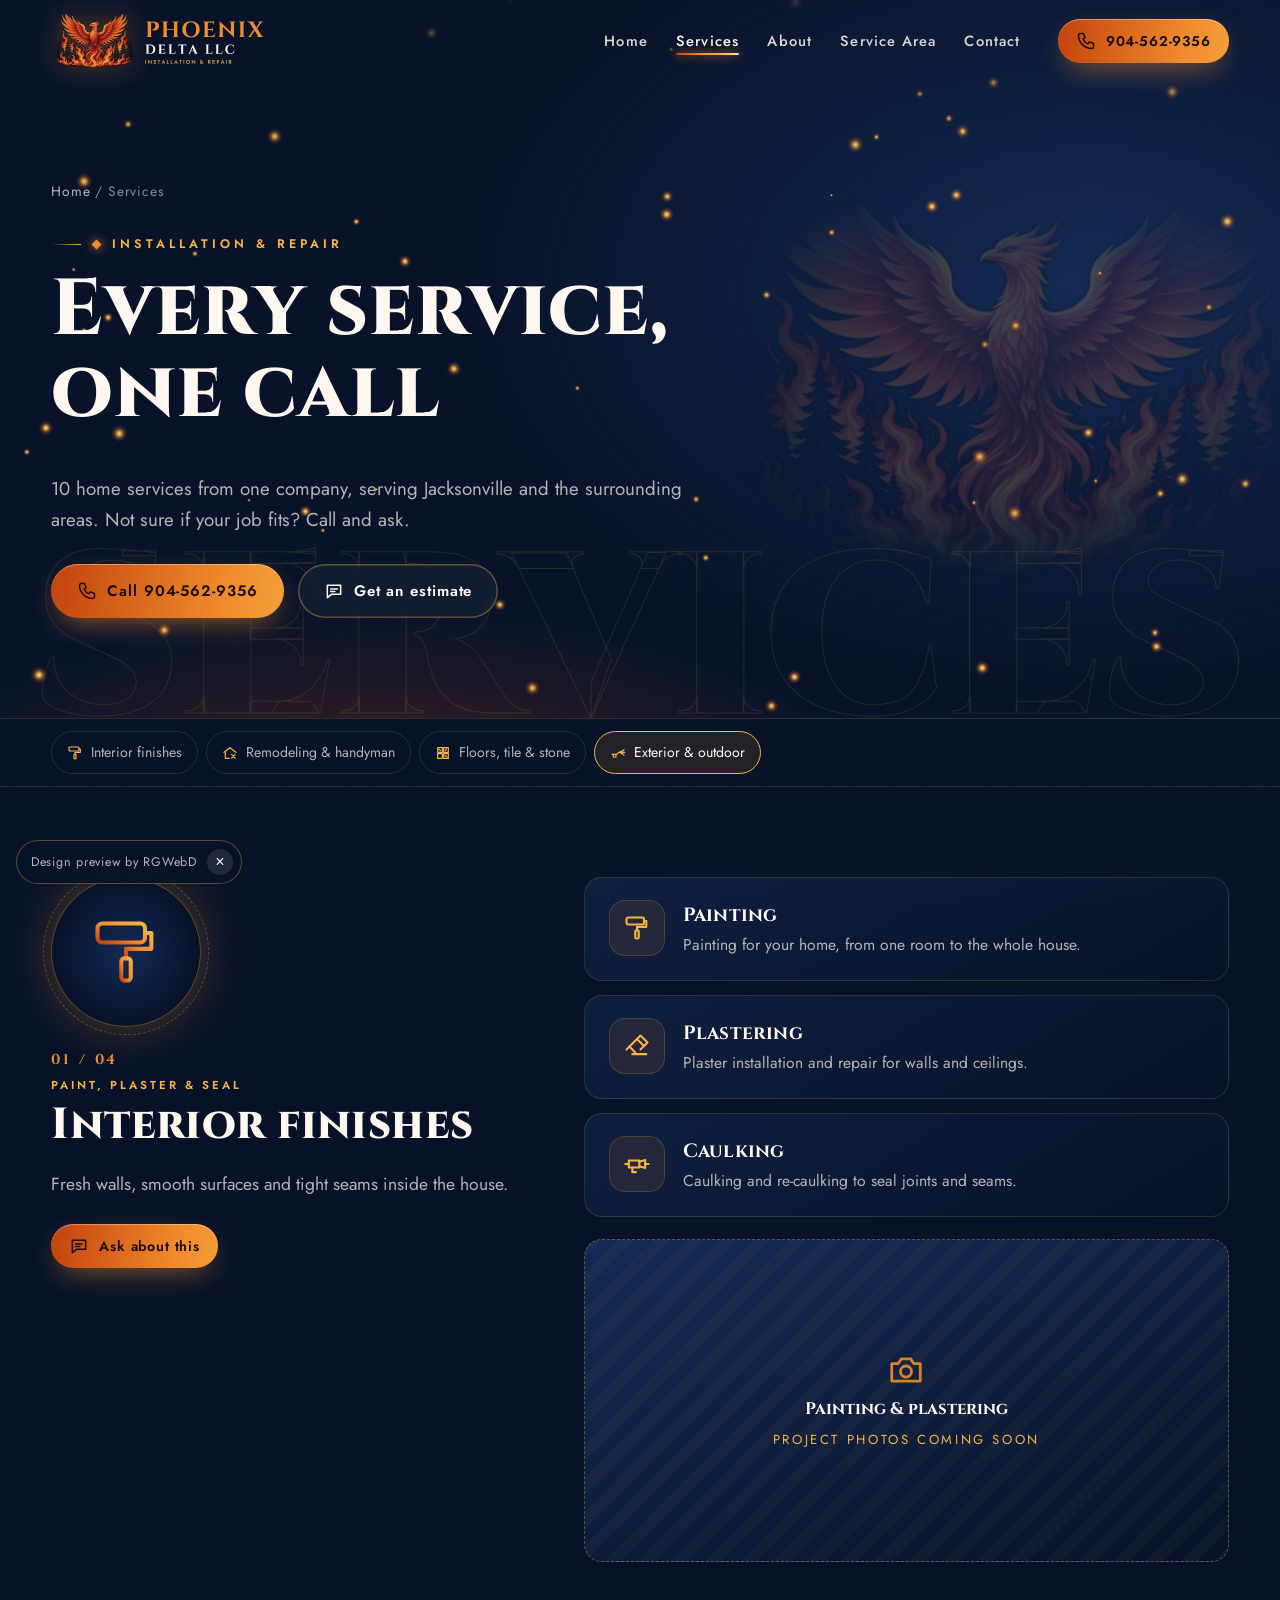
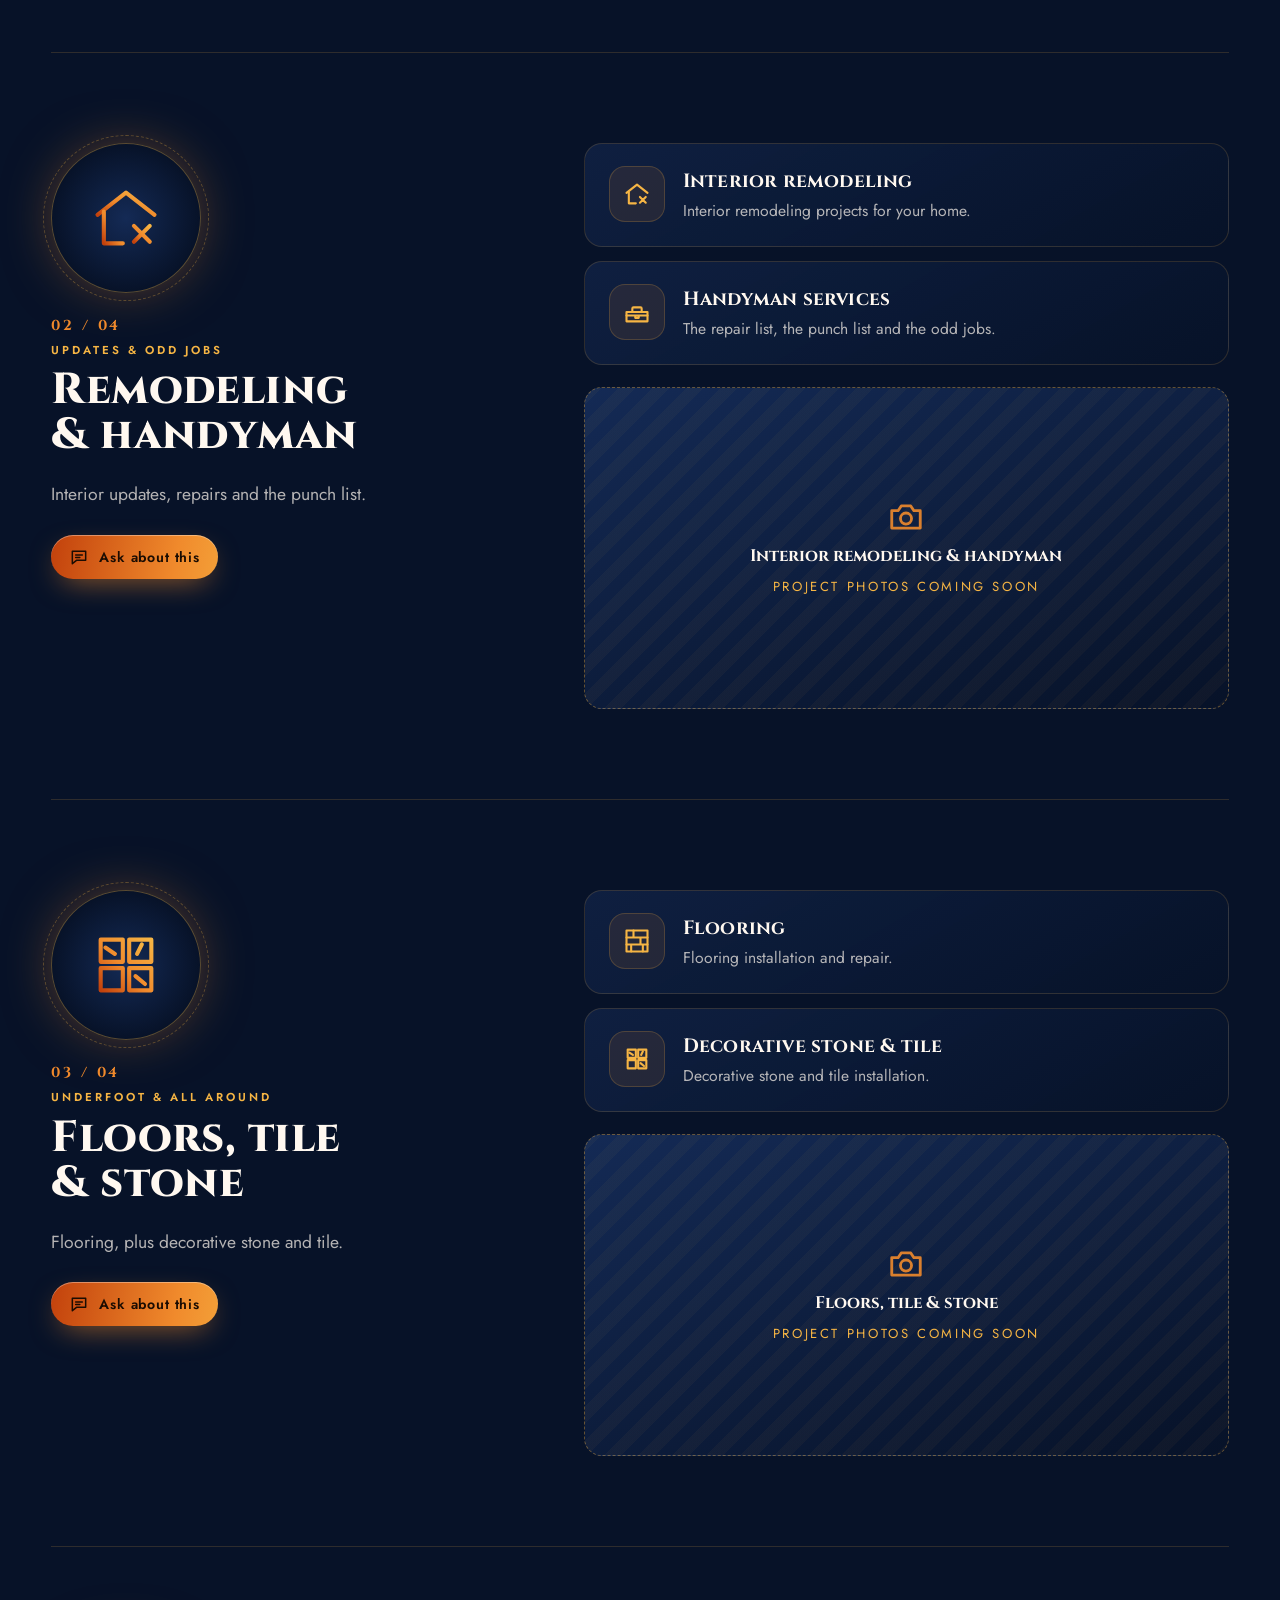
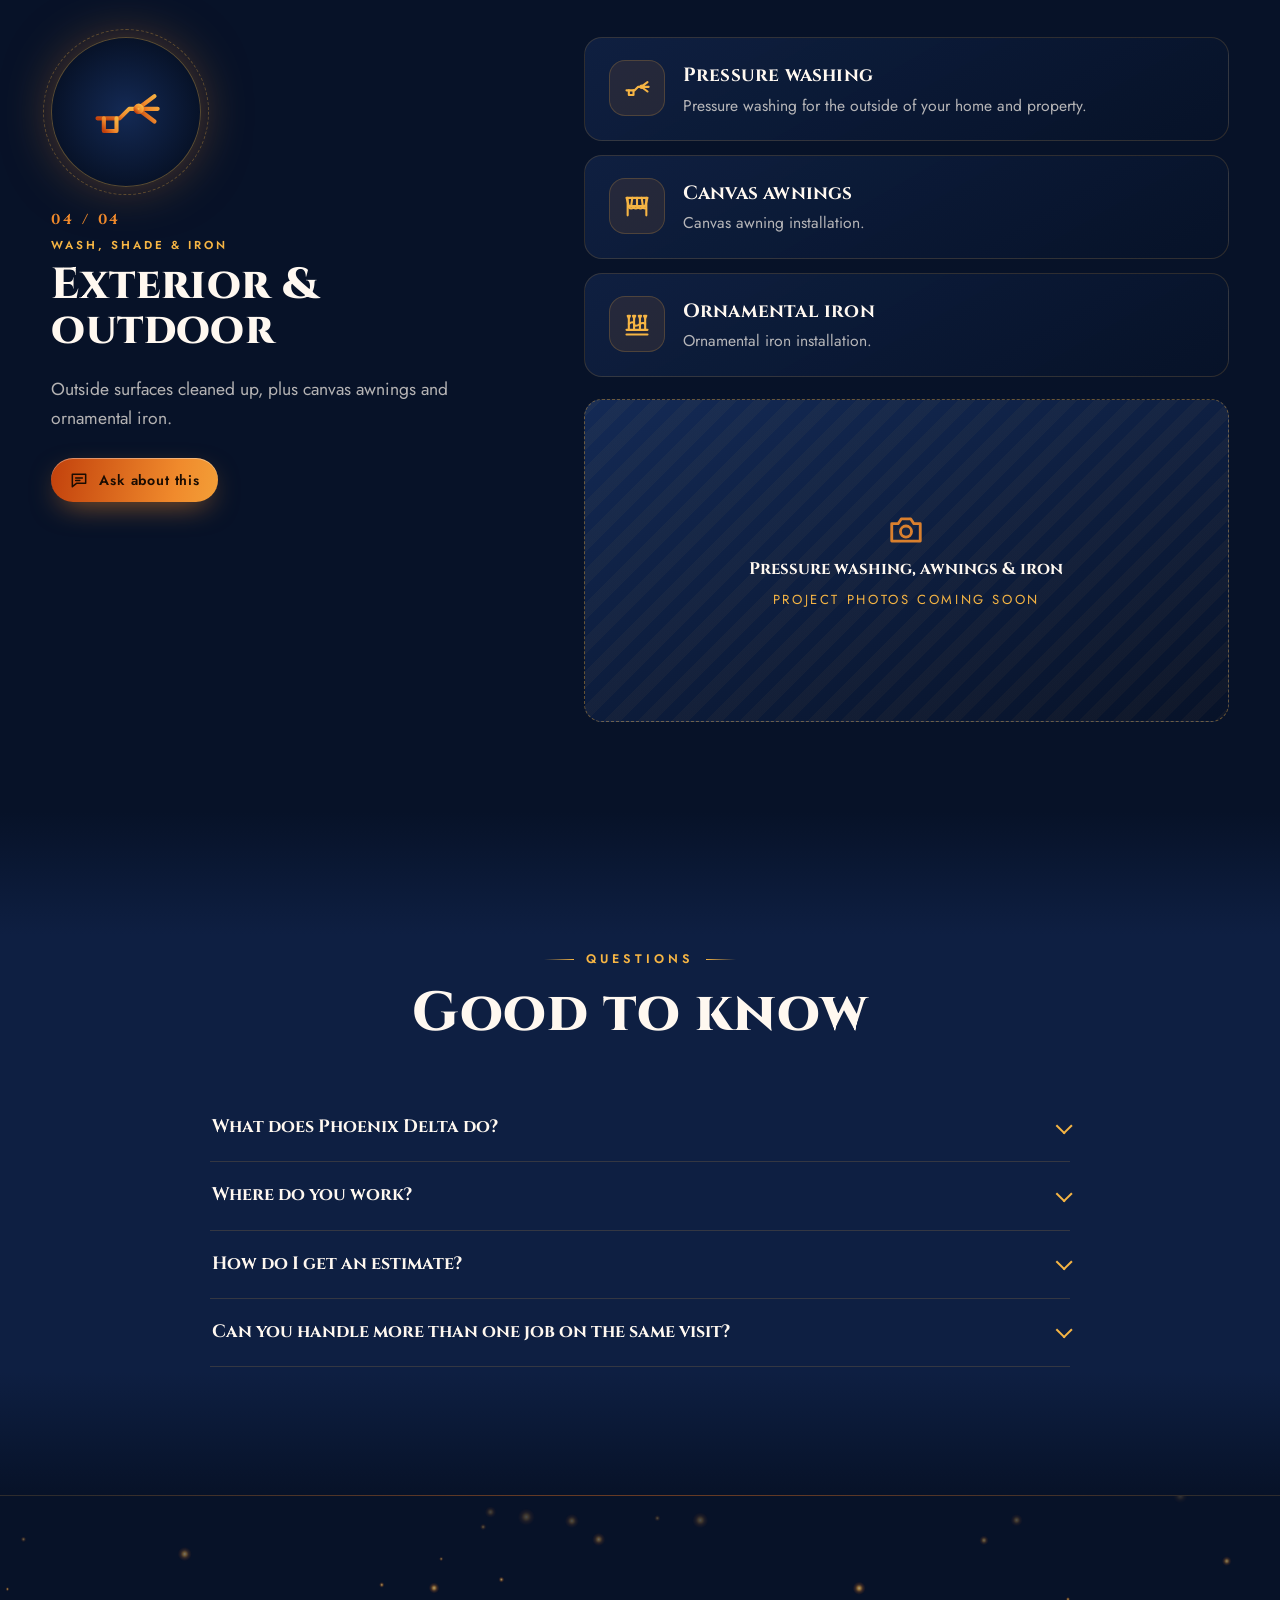
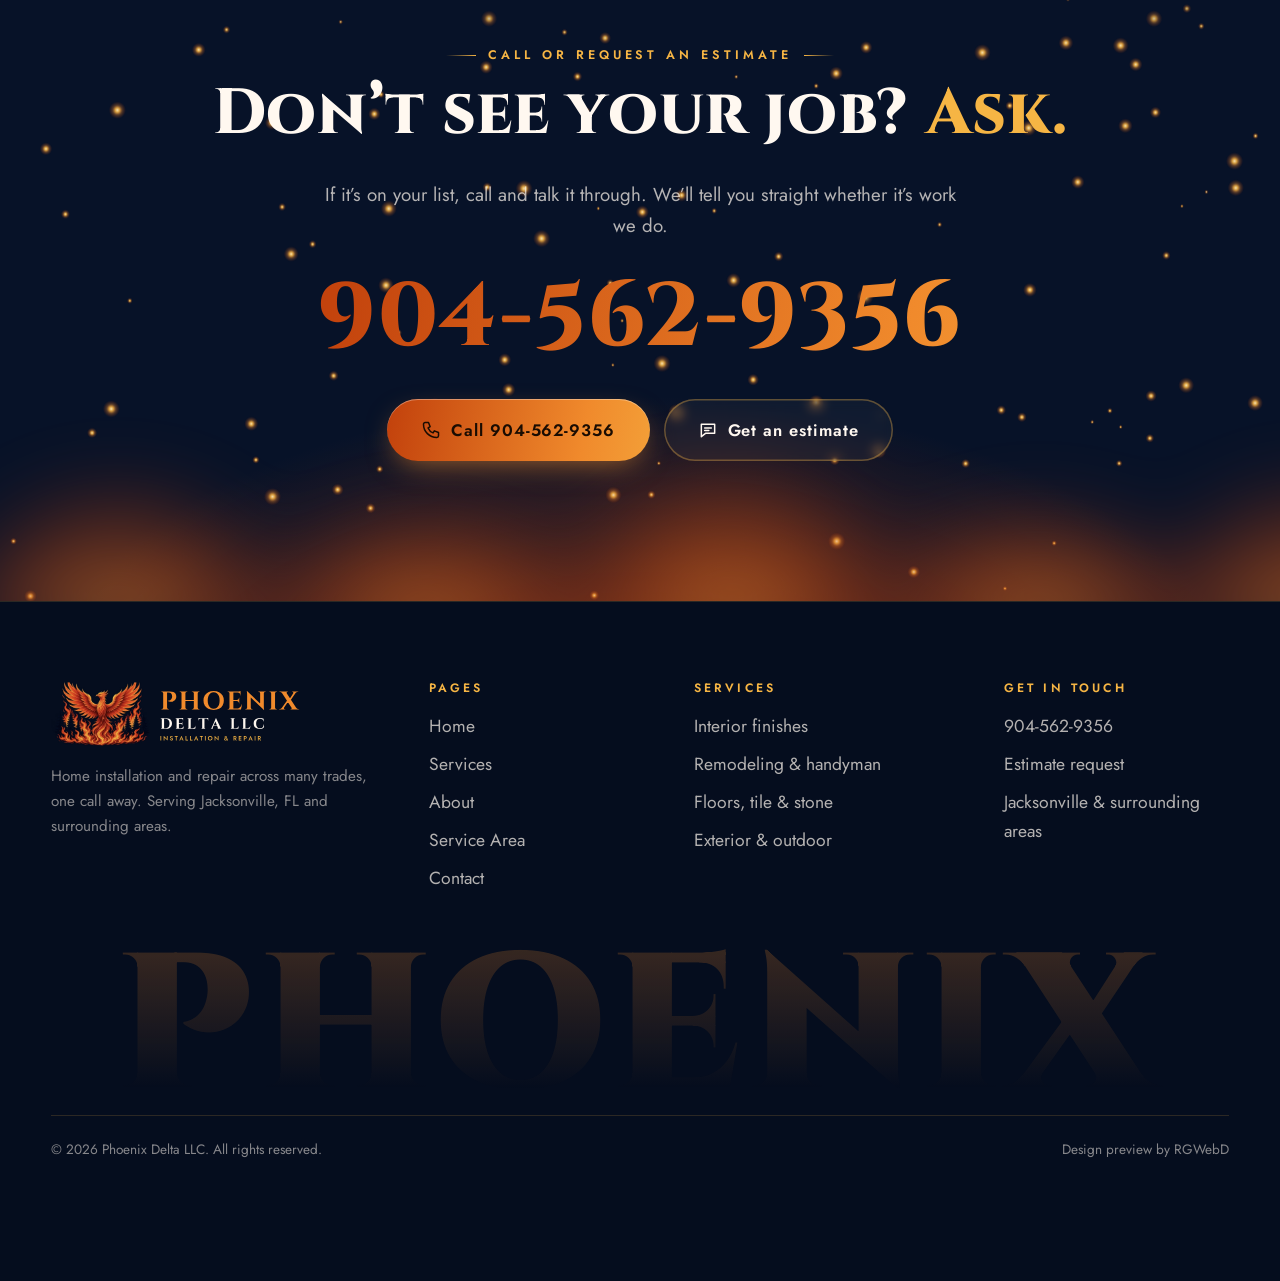
<file: services.html>
<!doctype html><html lang="en"><head><meta charset="utf-8"><meta name="viewport" content="width=device-width,initial-scale=1,viewport-fit=cover">
<title>Services | Phoenix Delta LLC, Jacksonville FL</title><meta name="description" content="All 10 home installation and repair services from Phoenix Delta LLC: painting, plastering, caulking, interior remodeling, handyman, flooring, decorative stone and tile, pressure washing, canvas awnings and ornamental iron."><link rel="canonical" href="https://rgwebd.github.io/phoenixdelta/services.html"><meta name="robots" content="index,follow">
<meta name="theme-color" content="#071228"><link rel="icon" href="favicon.ico" sizes="any"><link rel="icon" href="assets/favicon-32.png" type="image/png" sizes="32x32"><link rel="apple-touch-icon" href="apple-touch-icon.png">
<meta property="og:type" content="website"><meta property="og:site_name" content="Phoenix Delta LLC"><meta property="og:title" content="Services | Phoenix Delta LLC, Jacksonville FL"><meta property="og:description" content="All 10 home installation and repair services from Phoenix Delta LLC: painting, plastering, caulking, interior remodeling, handyman, flooring, decorative stone and tile, pressure washing, canvas awnings and ornamental iron."><meta property="og:url" content="https://rgwebd.github.io/phoenixdelta/services.html"><meta property="og:image" content="https://rgwebd.github.io/phoenixdelta/assets/og-image.jpg"><meta property="og:image:width" content="1200"><meta property="og:image:height" content="630"><meta property="og:locale" content="en_US">
<meta name="twitter:card" content="summary_large_image"><meta name="twitter:title" content="Services | Phoenix Delta LLC, Jacksonville FL"><meta name="twitter:description" content="All 10 home installation and repair services from Phoenix Delta LLC: painting, plastering, caulking, interior remodeling, handyman, flooring, decorative stone and tile, pressure washing, canvas awnings and ornamental iron."><meta name="twitter:image" content="https://rgwebd.github.io/phoenixdelta/assets/og-image.jpg">
<link rel="preload" href="assets/fonts/cinzel.woff2" as="font" type="font/woff2" crossorigin><link rel="preload" href="assets/fonts/jost.woff2" as="font" type="font/woff2" crossorigin>
<link rel="stylesheet" href="assets/styles.css"><script>document.documentElement.classList.add('js')</script><script type="application/ld+json">{"@context": "https://schema.org", "@type": "HomeAndConstructionBusiness", "@id": "https://rgwebd.github.io/phoenixdelta/#business", "name": "Phoenix Delta LLC", "slogan": "Installation and Repair", "description": "Phoenix Delta LLC is a home installation and repair company serving Jacksonville, Florida and the surrounding areas: painting, plastering, caulking, interior remodeling, handyman services, flooring, decorative stone and tile installation, pressure washing, and canvas awning and ornamental iron installation.", "url": "https://rgwebd.github.io/phoenixdelta/", "telephone": "+1-904-562-9356", "logo": "https://rgwebd.github.io/phoenixdelta/assets/favicon-512.png", "image": ["https://rgwebd.github.io/phoenixdelta/assets/og-image.jpg", "https://rgwebd.github.io/phoenixdelta/assets/horizontal-dark-1400.png"], "address": {"@type": "PostalAddress", "addressLocality": "Jacksonville", "addressRegion": "FL", "addressCountry": "US"}, "areaServed": [{"@type": "City", "name": "Jacksonville", "containedInPlace": {"@type": "State", "name": "Florida"}}, {"@type": "AdministrativeArea", "name": "Duval County, FL"}, {"@type": "AdministrativeArea", "name": "Clay County, FL"}, {"@type": "AdministrativeArea", "name": "St. Johns County, FL"}, {"@type": "AdministrativeArea", "name": "Nassau County, FL"}], "knowsAbout": ["Painting", "Plastering", "Caulking", "Interior remodeling", "Handyman services", "Flooring", "Decorative stone & tile", "Pressure washing", "Canvas awnings", "Ornamental iron"], "hasOfferCatalog": {"@type": "OfferCatalog", "name": "Home installation and repair services", "itemListElement": [{"@type": "OfferCatalog", "name": "Interior finishes", "itemListElement": [{"@type": "Offer", "itemOffered": {"@type": "Service", "name": "Painting", "description": "Painting for your home, from one room to the whole house.", "areaServed": "Jacksonville, FL", "url": "https://rgwebd.github.io/phoenixdelta/services.html#interior"}}, {"@type": "Offer", "itemOffered": {"@type": "Service", "name": "Plastering", "description": "Plaster installation and repair for walls and ceilings.", "areaServed": "Jacksonville, FL", "url": "https://rgwebd.github.io/phoenixdelta/services.html#interior"}}, {"@type": "Offer", "itemOffered": {"@type": "Service", "name": "Caulking", "description": "Caulking and re-caulking to seal joints and seams.", "areaServed": "Jacksonville, FL", "url": "https://rgwebd.github.io/phoenixdelta/services.html#interior"}}]}, {"@type": "OfferCatalog", "name": "Remodeling & handyman", "itemListElement": [{"@type": "Offer", "itemOffered": {"@type": "Service", "name": "Interior remodeling", "description": "Interior remodeling projects for your home.", "areaServed": "Jacksonville, FL", "url": "https://rgwebd.github.io/phoenixdelta/services.html#remodel"}}, {"@type": "Offer", "itemOffered": {"@type": "Service", "name": "Handyman services", "description": "The repair list, the punch list and the odd jobs.", "areaServed": "Jacksonville, FL", "url": "https://rgwebd.github.io/phoenixdelta/services.html#remodel"}}]}, {"@type": "OfferCatalog", "name": "Floors, tile & stone", "itemListElement": [{"@type": "Offer", "itemOffered": {"@type": "Service", "name": "Flooring", "description": "Flooring installation and repair.", "areaServed": "Jacksonville, FL", "url": "https://rgwebd.github.io/phoenixdelta/services.html#floors-stone"}}, {"@type": "Offer", "itemOffered": {"@type": "Service", "name": "Decorative stone & tile", "description": "Decorative stone and tile installation.", "areaServed": "Jacksonville, FL", "url": "https://rgwebd.github.io/phoenixdelta/services.html#floors-stone"}}]}, {"@type": "OfferCatalog", "name": "Exterior & outdoor", "itemListElement": [{"@type": "Offer", "itemOffered": {"@type": "Service", "name": "Pressure washing", "description": "Pressure washing for the outside of your home and property.", "areaServed": "Jacksonville, FL", "url": "https://rgwebd.github.io/phoenixdelta/services.html#exterior"}}, {"@type": "Offer", "itemOffered": {"@type": "Service", "name": "Canvas awnings", "description": "Canvas awning installation.", "areaServed": "Jacksonville, FL", "url": "https://rgwebd.github.io/phoenixdelta/services.html#exterior"}}, {"@type": "Offer", "itemOffered": {"@type": "Service", "name": "Ornamental iron", "description": "Ornamental iron installation.", "areaServed": "Jacksonville, FL", "url": "https://rgwebd.github.io/phoenixdelta/services.html#exterior"}}]}]}}</script><script type="application/ld+json">{"@context": "https://schema.org", "@type": "BreadcrumbList", "itemListElement": [{"@type": "ListItem", "position": 1, "name": "Home", "item": "https://rgwebd.github.io/phoenixdelta/"}, {"@type": "ListItem", "position": 2, "name": "Services", "item": "https://rgwebd.github.io/phoenixdelta/services.html"}]}</script><script type="application/ld+json">{"@context": "https://schema.org", "@type": "FAQPage", "mainEntity": [{"@type": "Question", "name": "What does Phoenix Delta do?", "acceptedAnswer": {"@type": "Answer", "text": "Home installation and repair across many trades: painting, plastering, caulking, interior remodeling, handyman services, flooring, decorative stone and tile, pressure washing, and canvas awning and ornamental iron installation."}}, {"@type": "Question", "name": "Where do you work?", "acceptedAnswer": {"@type": "Answer", "text": "Jacksonville, Florida and the surrounding areas, including Duval, Clay, St. Johns and Nassau counties. Not sure if you’re in range? Call and ask."}}, {"@type": "Question", "name": "How do I get an estimate?", "acceptedAnswer": {"@type": "Answer", "text": "Call 904-562-9356, or fill in the estimate form on the Contact page. It opens a pre-filled text message to 904-562-9356 on your phone, so nothing is sent until you press send."}}, {"@type": "Question", "name": "Can you handle more than one job on the same visit?", "acceptedAnswer": {"@type": "Answer", "text": "That’s the idea behind Phoenix Delta: one call for many jobs. Tell us everything on your list when you call and we’ll talk it through."}}]}</script></head>
<body><a class="skip" href="#main">Skip to content</a><div class="progress" aria-hidden="true"></div><svg width="0" height="0" style="position:absolute" aria-hidden="true" focusable="false"><defs><linearGradient id="fireg" x1="0" y1="1" x2="1" y2="0"><stop offset="0" stop-color="#C2410C"/><stop offset=".45" stop-color="#F08A2C"/><stop offset="1" stop-color="#F6B544"/></linearGradient></defs></svg>
<header class="hdr"><div class="wrap"><a class="brand" href="index.html" aria-label="Phoenix Delta LLC home"><img class="em" src="assets/img/emblem-600.webp" width="600" height="387" alt=""><img class="wm" src="assets/pd-wordmark-compact.svg" width="216" height="90" alt="Phoenix Delta LLC, Installation and Repair"></a>
<nav class="nav" aria-label="Main"><a href="index.html">Home</a><a href="services.html" aria-current="page">Services</a><a href="about.html">About</a><a href="service-area.html">Service Area</a><a href="contact.html">Contact</a></nav><div class="hdr-cta"><a class="btn sm mag" href="tel:+19045629356" aria-label="Call 904-562-9356"><svg viewBox="0 0 24 24" fill="none" stroke="currentColor" stroke-width="1.8" stroke-linecap="round" stroke-linejoin="round" aria-hidden="true"><path d="M5 3h4l2 5-2.5 1.5a11 11 0 0 0 6 6L16 13l5 2v4a2 2 0 0 1-2 2A16 16 0 0 1 3 5a2 2 0 0 1 2-2z"/></svg><span class="num">904-562-9356</span><span class="sr">Call</span></a></div>
<button class="burger" type="button" aria-expanded="false" aria-controls="mnav" aria-label="Open menu"><span></span><span></span><span></span></button></div></header>
<nav class="mnav" id="mnav" aria-label="Mobile" aria-hidden="true"><a href="index.html">Home</a><a href="services.html" aria-current="page">Services</a><a href="about.html">About</a><a href="service-area.html">Service Area</a><a href="contact.html">Contact</a><div class="ctas"><a class="btn mag " href="tel:+19045629356"><svg viewBox="0 0 24 24" fill="none" stroke="currentColor" stroke-width="1.8" stroke-linecap="round" stroke-linejoin="round" aria-hidden="true"><path d="M5 3h4l2 5-2.5 1.5a11 11 0 0 0 6 6L16 13l5 2v4a2 2 0 0 1-2 2A16 16 0 0 1 3 5a2 2 0 0 1 2-2z"/></svg><span class="lbl">Call 904-562-9356</span></a><a class="btn mag ghost" href="contact.html#estimate"><svg viewBox="0 0 24 24" fill="none" stroke="currentColor" stroke-width="1.8" stroke-linecap="round" stroke-linejoin="round" aria-hidden="true"><path d="M4 5h16v11H9l-5 4z"/><path d="M8 9.5h8M8 12.5h5"/></svg><span class="lbl">Get an estimate</span></a></div></nav><main id="main"><section class="phero"><canvas class="embers" data-n=".6" aria-hidden="true"></canvas><img class="wm-bg" src="assets/img/emblem-1200.webp" width="1200" height="774" alt=""><div class="gword" aria-hidden="true">SERVICES</div><div class="wrap"><nav class="crumbs" aria-label="Breadcrumb"><a href="index.html">Home</a> / <span aria-current="page">Services</span></nav><p class="kicker"><i></i>Installation &amp; repair</p><h1 class="split-h">Every service, one call</h1><p class="lead" data-r>10 home services from one company, serving Jacksonville and the surrounding areas. Not sure if your job fits? Call and ask.</p><div class="ctas" style="margin-top:28px" data-r><a class="btn mag " href="tel:+19045629356"><svg viewBox="0 0 24 24" fill="none" stroke="currentColor" stroke-width="1.8" stroke-linecap="round" stroke-linejoin="round" aria-hidden="true"><path d="M5 3h4l2 5-2.5 1.5a11 11 0 0 0 6 6L16 13l5 2v4a2 2 0 0 1-2 2A16 16 0 0 1 3 5a2 2 0 0 1 2-2z"/></svg><span class="lbl">Call 904-562-9356</span></a><a class="btn mag ghost" href="contact.html#estimate"><svg viewBox="0 0 24 24" fill="none" stroke="currentColor" stroke-width="1.8" stroke-linecap="round" stroke-linejoin="round" aria-hidden="true"><path d="M4 5h16v11H9l-5 4z"/><path d="M8 9.5h8M8 12.5h5"/></svg><span class="lbl">Get an estimate</span></a></div></div></section>
<nav class="jump" aria-label="Service groups"><div class="wrap"><a href="#interior"><svg viewBox="0 0 24 24" fill="none" stroke="currentColor" stroke-width="1.8" stroke-linecap="round" stroke-linejoin="round" aria-hidden="true"><rect x="3" y="3" width="15" height="6" rx="1.5"/><path d="M18 6h2v5h-8v3"/><rect x="10.5" y="14" width="3" height="7" rx="1"/></svg>Interior finishes</a><a href="#remodel"><svg viewBox="0 0 24 24" fill="none" stroke="currentColor" stroke-width="1.8" stroke-linecap="round" stroke-linejoin="round" aria-hidden="true"><path d="M3 11l9-7 9 7"/><path d="M5 10v10h6"/><path d="M14.5 14.5l5 5M19.5 14.5l-5 5"/><circle cx="17" cy="17" r="0"/></svg>Remodeling & handyman</a><a href="#floors-stone"><svg viewBox="0 0 24 24" fill="none" stroke="currentColor" stroke-width="1.8" stroke-linecap="round" stroke-linejoin="round" aria-hidden="true"><path d="M4 4h7v7H4zM13 4h7v7h-7zM4 13h7v7H4zM13 13h7v7h-7z"/><path d="M5.5 6.5l3 2M15 15.5l3 2.5M17 5.5l-1.5 3"/></svg>Floors, tile & stone</a><a href="#exterior"><svg viewBox="0 0 24 24" fill="none" stroke="currentColor" stroke-width="1.8" stroke-linecap="round" stroke-linejoin="round" aria-hidden="true"><path d="M3 14h7l3-3h3"/><path d="M5 14v4h4v-4"/><path d="M17 10l4-3M17 11h5M17 12l4 3"/><circle cx="16" cy="11" r="1"/></svg>Exterior & outdoor</a></div></nav><div class="wrap"><section class="grp" id="interior"><div class="side"><div class="big-ic"><svg viewBox="0 0 24 24" fill="none" stroke="currentColor" stroke-width="1.8" stroke-linecap="round" stroke-linejoin="round" aria-hidden="true"><rect x="3" y="3" width="15" height="6" rx="1.5"/><path d="M18 6h2v5h-8v3"/><rect x="10.5" y="14" width="3" height="7" rx="1"/></svg></div><span class="gn">01 / 04</span><p class="label">Paint, plaster & seal</p><h2 class="split-h">Interior finishes</h2><p class="muted">Fresh walls, smooth surfaces and tight seams inside the house.</p><a class="btn sm mag" href="contact.html#estimate" style="margin-top:8px"><svg viewBox="0 0 24 24" fill="none" stroke="currentColor" stroke-width="1.8" stroke-linecap="round" stroke-linejoin="round" aria-hidden="true"><path d="M4 5h16v11H9l-5 4z"/><path d="M8 9.5h8M8 12.5h5"/></svg><span class="lbl">Ask about this</span></a></div>
<div><div class="svc stagger"><article id="paint-svc"><span class="si"><svg viewBox="0 0 24 24" fill="none" stroke="currentColor" stroke-width="1.8" stroke-linecap="round" stroke-linejoin="round" aria-hidden="true"><rect x="3" y="3" width="15" height="6" rx="1.5"/><path d="M18 6h2v5h-8v3"/><rect x="10.5" y="14" width="3" height="7" rx="1"/></svg></span><div><h3>Painting</h3><p>Painting for your home, from one room to the whole house.</p></div></article><article id="plaster-svc"><span class="si"><svg viewBox="0 0 24 24" fill="none" stroke="currentColor" stroke-width="1.8" stroke-linecap="round" stroke-linejoin="round" aria-hidden="true"><path d="M3 15l9-9 6 6-3 3"/><path d="M12 6l3-3 6 6-3 3"/><path d="M8 19h12"/><path d="M5.5 12.5l5 5"/></svg></span><div><h3>Plastering</h3><p>Plaster installation and repair for walls and ceilings.</p></div></article><article id="caulk-svc"><span class="si"><svg viewBox="0 0 24 24" fill="none" stroke="currentColor" stroke-width="1.8" stroke-linecap="round" stroke-linejoin="round" aria-hidden="true"><path d="M2 12h3M5 9h9v6H5z"/><path d="M14 10l5-1.5v7L14 14"/><path d="M19 12h3"/><path d="M8 15v4h3"/></svg></span><div><h3>Caulking</h3><p>Caulking and re-caulking to seal joints and seams.</p></div></article></div><!-- PHOTO SLOT "g-interior": set SLOTS in data.py to swap in a real photo --><figure class="slot" data-slot="g-interior"><div class="ph"><svg viewBox="0 0 24 24" fill="none" stroke="currentColor" stroke-width="1.8" stroke-linecap="round" stroke-linejoin="round" aria-hidden="true"><path d="M3 8h4l2-3h6l2 3h4v11H3z"/><circle cx="12" cy="13" r="3.5"/></svg><b>Painting &amp; plastering</b><span>Project photos coming soon</span></div></figure></div></section><section class="grp" id="remodel"><div class="side"><div class="big-ic"><svg viewBox="0 0 24 24" fill="none" stroke="currentColor" stroke-width="1.8" stroke-linecap="round" stroke-linejoin="round" aria-hidden="true"><path d="M3 11l9-7 9 7"/><path d="M5 10v10h6"/><path d="M14.5 14.5l5 5M19.5 14.5l-5 5"/><circle cx="17" cy="17" r="0"/></svg></div><span class="gn">02 / 04</span><p class="label">Updates & odd jobs</p><h2 class="split-h">Remodeling & handyman</h2><p class="muted">Interior updates, repairs and the punch list.</p><a class="btn sm mag" href="contact.html#estimate" style="margin-top:8px"><svg viewBox="0 0 24 24" fill="none" stroke="currentColor" stroke-width="1.8" stroke-linecap="round" stroke-linejoin="round" aria-hidden="true"><path d="M4 5h16v11H9l-5 4z"/><path d="M8 9.5h8M8 12.5h5"/></svg><span class="lbl">Ask about this</span></a></div>
<div><div class="svc stagger"><article id="remodel-svc"><span class="si"><svg viewBox="0 0 24 24" fill="none" stroke="currentColor" stroke-width="1.8" stroke-linecap="round" stroke-linejoin="round" aria-hidden="true"><path d="M3 11l9-7 9 7"/><path d="M5 10v10h6"/><path d="M14.5 14.5l5 5M19.5 14.5l-5 5"/><circle cx="17" cy="17" r="0"/></svg></span><div><h3>Interior remodeling</h3><p>Interior remodeling projects for your home.</p></div></article><article id="handy-svc"><span class="si"><svg viewBox="0 0 24 24" fill="none" stroke="currentColor" stroke-width="1.8" stroke-linecap="round" stroke-linejoin="round" aria-hidden="true"><path d="M3 12h18v8H3z"/><path d="M8 12V9a1 1 0 0 1 1-1h6a1 1 0 0 1 1 1v3"/><path d="M3 15h18M10.5 15v2h3v-2"/></svg></span><div><h3>Handyman services</h3><p>The repair list, the punch list and the odd jobs.</p></div></article></div><!-- PHOTO SLOT "g-remodel": set SLOTS in data.py to swap in a real photo --><figure class="slot" data-slot="g-remodel"><div class="ph"><svg viewBox="0 0 24 24" fill="none" stroke="currentColor" stroke-width="1.8" stroke-linecap="round" stroke-linejoin="round" aria-hidden="true"><path d="M3 8h4l2-3h6l2 3h4v11H3z"/><circle cx="12" cy="13" r="3.5"/></svg><b>Interior remodeling &amp; handyman</b><span>Project photos coming soon</span></div></figure></div></section><section class="grp" id="floors-stone"><div class="side"><div class="big-ic"><svg viewBox="0 0 24 24" fill="none" stroke="currentColor" stroke-width="1.8" stroke-linecap="round" stroke-linejoin="round" aria-hidden="true"><path d="M4 4h7v7H4zM13 4h7v7h-7zM4 13h7v7H4zM13 13h7v7h-7z"/><path d="M5.5 6.5l3 2M15 15.5l3 2.5M17 5.5l-1.5 3"/></svg></div><span class="gn">03 / 04</span><p class="label">Underfoot & all around</p><h2 class="split-h">Floors, tile & stone</h2><p class="muted">Flooring, plus decorative stone and tile.</p><a class="btn sm mag" href="contact.html#estimate" style="margin-top:8px"><svg viewBox="0 0 24 24" fill="none" stroke="currentColor" stroke-width="1.8" stroke-linecap="round" stroke-linejoin="round" aria-hidden="true"><path d="M4 5h16v11H9l-5 4z"/><path d="M8 9.5h8M8 12.5h5"/></svg><span class="lbl">Ask about this</span></a></div>
<div><div class="svc stagger"><article id="floor-svc"><span class="si"><svg viewBox="0 0 24 24" fill="none" stroke="currentColor" stroke-width="1.8" stroke-linecap="round" stroke-linejoin="round" aria-hidden="true"><path d="M3 3h18v18H3z"/><path d="M3 9h18M3 15h18M9 3v6M15 9v6M7 15v6M17 15v6"/></svg></span><div><h3>Flooring</h3><p>Flooring installation and repair.</p></div></article><article id="stone-svc"><span class="si"><svg viewBox="0 0 24 24" fill="none" stroke="currentColor" stroke-width="1.8" stroke-linecap="round" stroke-linejoin="round" aria-hidden="true"><path d="M4 4h7v7H4zM13 4h7v7h-7zM4 13h7v7H4zM13 13h7v7h-7z"/><path d="M5.5 6.5l3 2M15 15.5l3 2.5M17 5.5l-1.5 3"/></svg></span><div><h3>Decorative stone & tile</h3><p>Decorative stone and tile installation.</p></div></article></div><!-- PHOTO SLOT "g-floors": set SLOTS in data.py to swap in a real photo --><figure class="slot" data-slot="g-floors"><div class="ph"><svg viewBox="0 0 24 24" fill="none" stroke="currentColor" stroke-width="1.8" stroke-linecap="round" stroke-linejoin="round" aria-hidden="true"><path d="M3 8h4l2-3h6l2 3h4v11H3z"/><circle cx="12" cy="13" r="3.5"/></svg><b>Floors, tile &amp; stone</b><span>Project photos coming soon</span></div></figure></div></section><section class="grp" id="exterior"><div class="side"><div class="big-ic"><svg viewBox="0 0 24 24" fill="none" stroke="currentColor" stroke-width="1.8" stroke-linecap="round" stroke-linejoin="round" aria-hidden="true"><path d="M3 14h7l3-3h3"/><path d="M5 14v4h4v-4"/><path d="M17 10l4-3M17 11h5M17 12l4 3"/><circle cx="16" cy="11" r="1"/></svg></div><span class="gn">04 / 04</span><p class="label">Wash, shade & iron</p><h2 class="split-h">Exterior & outdoor</h2><p class="muted">Outside surfaces cleaned up, plus canvas awnings and ornamental iron.</p><a class="btn sm mag" href="contact.html#estimate" style="margin-top:8px"><svg viewBox="0 0 24 24" fill="none" stroke="currentColor" stroke-width="1.8" stroke-linecap="round" stroke-linejoin="round" aria-hidden="true"><path d="M4 5h16v11H9l-5 4z"/><path d="M8 9.5h8M8 12.5h5"/></svg><span class="lbl">Ask about this</span></a></div>
<div><div class="svc stagger"><article id="washer-svc"><span class="si"><svg viewBox="0 0 24 24" fill="none" stroke="currentColor" stroke-width="1.8" stroke-linecap="round" stroke-linejoin="round" aria-hidden="true"><path d="M3 14h7l3-3h3"/><path d="M5 14v4h4v-4"/><path d="M17 10l4-3M17 11h5M17 12l4 3"/><circle cx="16" cy="11" r="1"/></svg></span><div><h3>Pressure washing</h3><p>Pressure washing for the outside of your home and property.</p></div></article><article id="awning-svc"><span class="si"><svg viewBox="0 0 24 24" fill="none" stroke="currentColor" stroke-width="1.8" stroke-linecap="round" stroke-linejoin="round" aria-hidden="true"><path d="M3 5h18l-2 7H5z"/><path d="M5 12c0 1.7 1.3 2 2 2s2-.3 2-2c0 1.7 1.3 2 2 2s2-.3 2-2c0 1.7 1.3 2 2 2s2-.3 2-2c0 1.7 1.3 2 2 2"/><path d="M8 5l-1 7M12 5v7M16 5l1 7"/><path d="M4 5v15M20 5v15"/></svg></span><div><h3>Canvas awnings</h3><p>Canvas awning installation.</p></div></article><article id="iron-svc"><span class="si"><svg viewBox="0 0 24 24" fill="none" stroke="currentColor" stroke-width="1.8" stroke-linecap="round" stroke-linejoin="round" aria-hidden="true"><path d="M3 21h18M3 17h18"/><path d="M5 17V7M9.5 17V7M14.5 17V7M19 17V7"/><path d="M5 7l-1 -2h2zM9.5 7l-1-2h2zM14.5 7l-1-2h2zM19 7l-1-2h2z"/><path d="M5 12c2.2-2 4.5-2 4.5 0s2.3 2 5 0 4.5 0 4.5 0"/></svg></span><div><h3>Ornamental iron</h3><p>Ornamental iron installation.</p></div></article></div><!-- PHOTO SLOT "g-exterior": set SLOTS in data.py to swap in a real photo --><figure class="slot" data-slot="g-exterior"><div class="ph"><svg viewBox="0 0 24 24" fill="none" stroke="currentColor" stroke-width="1.8" stroke-linecap="round" stroke-linejoin="round" aria-hidden="true"><path d="M3 8h4l2-3h6l2 3h4v11H3z"/><circle cx="12" cy="13" r="3.5"/></svg><b>Pressure washing, awnings &amp; iron</b><span>Project photos coming soon</span></div></figure></div></section></div>
<section class="sec alt"><div class="wrap"><div class="shead c"><p class="kicker both">Questions</p><h2 class="split-h">Good to know</h2></div><div class="faq" data-r><details><summary>What does Phoenix Delta do?</summary><p>Home installation and repair across many trades: painting, plastering, caulking, interior remodeling, handyman services, flooring, decorative stone and tile, pressure washing, and canvas awning and ornamental iron installation.</p></details><details><summary>Where do you work?</summary><p>Jacksonville, Florida and the surrounding areas, including Duval, Clay, St. Johns and Nassau counties. Not sure if you’re in range? Call and ask.</p></details><details><summary>How do I get an estimate?</summary><p>Call 904-562-9356, or fill in the estimate form on the Contact page. It opens a pre-filled text message to 904-562-9356 on your phone, so nothing is sent until you press send.</p></details><details><summary>Can you handle more than one job on the same visit?</summary><p>That’s the idea behind Phoenix Delta: one call for many jobs. Tell us everything on your list when you call and we’ll talk it through.</p></details></div></div></section>
<section class="cta"><canvas class="embers" data-n="1.2" aria-hidden="true"></canvas><div class="flames" aria-hidden="true"><i></i><i></i><i></i><i></i><i></i></div><div class="wrap"><p class="kicker both">Call or request an estimate</p><h2 class="split-h">Don’t see your job? <span class='gold'>Ask.</span></h2><p class="lead">If it’s on your list, call and talk it through. We’ll tell you straight whether it’s work we do.</p><a class="phone fire-t" href="tel:+19045629356">904-562-9356</a><div class="ctas"><a class="btn mag xl" href="tel:+19045629356"><svg viewBox="0 0 24 24" fill="none" stroke="currentColor" stroke-width="1.8" stroke-linecap="round" stroke-linejoin="round" aria-hidden="true"><path d="M5 3h4l2 5-2.5 1.5a11 11 0 0 0 6 6L16 13l5 2v4a2 2 0 0 1-2 2A16 16 0 0 1 3 5a2 2 0 0 1 2-2z"/></svg><span class="lbl">Call 904-562-9356</span></a><a class="btn mag ghost xl" href="contact.html#estimate"><svg viewBox="0 0 24 24" fill="none" stroke="currentColor" stroke-width="1.8" stroke-linecap="round" stroke-linejoin="round" aria-hidden="true"><path d="M4 5h16v11H9l-5 4z"/><path d="M8 9.5h8M8 12.5h5"/></svg><span class="lbl">Get an estimate</span></a></div></div></section></main><footer class="ftr"><div class="wrap"><div class="fgrid">
<div><div class="flogo"><img src="assets/img/emblem-600.webp" width="600" height="387" alt="" loading="lazy"><img src="assets/pd-wordmark-compact.svg" width="216" height="90" alt="Phoenix Delta LLC" loading="lazy"></div><p>Home installation and repair across many trades, one call away. Serving Jacksonville, FL and surrounding areas.</p></div>
<div><h4>Pages</h4><ul><li><a href="index.html">Home</a></li><li><a href="services.html">Services</a></li><li><a href="about.html">About</a></li><li><a href="service-area.html">Service Area</a></li><li><a href="contact.html">Contact</a></li></ul></div><div><h4>Services</h4><ul><li><a href="services.html#interior">Interior finishes</a></li><li><a href="services.html#remodel">Remodeling & handyman</a></li><li><a href="services.html#floors-stone">Floors, tile & stone</a></li><li><a href="services.html#exterior">Exterior & outdoor</a></li></ul></div>
<div><h4>Get in touch</h4><ul><li><a href="tel:+19045629356">904-562-9356</a></li><li><a href="contact.html#estimate">Estimate request</a></li><li><a href="service-area.html">Jacksonville &amp; surrounding areas</a></li></ul></div>
</div><div class="bigword" aria-hidden="true">PHOENIX</div><div class="legal"><span>© 2026 Phoenix Delta LLC. All rights reserved.</span><span>Design preview by RGWebD</span></div></div></footer>
<div class="mbar"><a class="btn mag " href="tel:+19045629356"><svg viewBox="0 0 24 24" fill="none" stroke="currentColor" stroke-width="1.8" stroke-linecap="round" stroke-linejoin="round" aria-hidden="true"><path d="M5 3h4l2 5-2.5 1.5a11 11 0 0 0 6 6L16 13l5 2v4a2 2 0 0 1-2 2A16 16 0 0 1 3 5a2 2 0 0 1 2-2z"/></svg><span class="lbl">Call now</span></a><a class="btn mag ghost" href="contact.html#estimate"><svg viewBox="0 0 24 24" fill="none" stroke="currentColor" stroke-width="1.8" stroke-linecap="round" stroke-linejoin="round" aria-hidden="true"><path d="M4 5h16v11H9l-5 4z"/><path d="M8 9.5h8M8 12.5h5"/></svg><span class="lbl">Estimate</span></a></div>
<div class="demo" role="note">Design preview by RGWebD<button type="button" aria-label="Dismiss preview note">×</button></div><script src="assets/script.js" defer></script></body></html>
</file>
<file: assets/styles.css>
/* Phoenix Delta LLC — RGWebD design preview. Midnight navy, fire orange, ember gold. Cinzel + Jost. */
@font-face{font-family:Cinzel;src:url(fonts/cinzel.woff2) format("woff2");font-weight:500 900;font-display:swap}
@font-face{font-family:Jost;src:url(fonts/jost.woff2) format("woff2");font-weight:300 700;font-display:swap}
:root{--ink:#071228;--navy:#0E1F42;--navy2:#142a55;--navy3:#1b3567;--fire:#F08A2C;--gold:#F6B544;--ember:#C2410C;--ash:#FFF8F0;--mut:rgba(255,248,240,.7);--mut2:rgba(255,248,240,.52);
 --line:rgba(246,181,68,.16);--line2:rgba(246,181,68,.34);--flame:linear-gradient(100deg,#C2410C 0%,#F08A2C 42%,#F6B544 72%,#FFE2A6 100%);
 --disp:Cinzel,"Trajan Pro",Georgia,serif;--body:Jost,"Futura",system-ui,-apple-system,sans-serif;--r:22px;--ease:cubic-bezier(.2,.8,.2,1)}
*,*::before,*::after{box-sizing:border-box}
[hidden]{display:none!important}
.sr{position:absolute!important;width:1px;height:1px;overflow:hidden;clip:rect(0 0 0 0);white-space:nowrap}
html{scroll-behavior:smooth;-webkit-text-size-adjust:100%;background:var(--ink)}
body{margin:0;background:var(--ink);color:var(--ash);font:400 17.5px/1.65 var(--body);overflow-x:hidden}
body::before{content:"";position:fixed;inset:0;pointer-events:none;z-index:400;opacity:.06;mix-blend-mode:overlay;background-image:url("data:image/svg+xml,%3Csvg xmlns='http://www.w3.org/2000/svg' width='160' height='160'%3E%3Cfilter id='n'%3E%3CfeTurbulence type='fractalNoise' baseFrequency='.9' numOctaves='2' stitchTiles='stitch'/%3E%3C/filter%3E%3Crect width='100%25' height='100%25' filter='url(%23n)'/%3E%3C/svg%3E")}
img{max-width:100%;height:auto;display:block}
a{color:inherit}
h1,h2,h3,h4{font-family:var(--disp);font-weight:800;line-height:1.04;letter-spacing:.01em;margin:0 0 .5em;text-wrap:balance}
h2{font-size:clamp(2rem,4.3vw,3.5rem)}
h3{font-size:1.3rem;line-height:1.15;font-weight:700}
p{margin:0 0 1em}
.wrap{width:min(1240px,92vw);margin-inline:auto}
.skip{position:absolute;left:-9999px;top:8px;z-index:500;background:var(--fire);color:var(--ink);padding:10px 14px;border-radius:10px;font-weight:600}
.skip:focus{left:12px}
:focus-visible{outline:3px solid var(--gold);outline-offset:3px;border-radius:6px}
.fire-t{background:var(--flame);background-size:220% 100%;-webkit-background-clip:text;background-clip:text;color:transparent;animation:burn 7s ease-in-out infinite alternate;padding-bottom:.06em}
@keyframes burn{0%{background-position:0% 50%}100%{background-position:100% 50%}}
.gold{color:var(--gold)}
.kicker{display:inline-flex;align-items:center;gap:12px;font:600 .78rem/1.2 var(--body);letter-spacing:.32em;text-transform:uppercase;color:var(--gold);margin:0 0 18px}
.kicker::before,.kicker.both::after{content:"";width:30px;height:1px;background:linear-gradient(90deg,transparent,var(--gold));flex:none}
.kicker.both::after{transform:scaleX(-1)}
.kicker i{width:7px;height:7px;transform:rotate(45deg);background:var(--fire);flex:none;box-shadow:0 0 10px var(--fire)}
.lead{font-size:1.17rem;color:var(--mut);max-width:58ch;font-weight:400}
.muted{color:var(--mut)}
.label{font:600 .72rem/1 var(--body);letter-spacing:.26em;text-transform:uppercase;color:var(--gold)}
/* buttons */
.btn{display:inline-flex;align-items:center;justify-content:center;gap:10px;min-height:54px;padding:0 26px;border-radius:999px;background:var(--flame);background-size:180% 100%;background-position:0 0;color:#1a0c02;font:600 .95rem/1 var(--body);letter-spacing:.06em;text-decoration:none;border:0;cursor:pointer;position:relative;isolation:isolate;transition:background-position .5s var(--ease),box-shadow .35s,transform .25s var(--ease);box-shadow:0 10px 30px -10px rgba(240,138,44,.7),inset 0 1px 0 rgba(255,255,255,.35);white-space:nowrap}
.btn:hover{background-position:100% 0;box-shadow:0 14px 40px -8px rgba(246,181,68,.75),inset 0 1px 0 rgba(255,255,255,.4)}
.btn svg{width:20px;height:20px;flex:none}
.btn.ghost{background:rgba(255,248,240,.04);color:var(--ash);box-shadow:inset 0 0 0 1.5px var(--line2);backdrop-filter:blur(6px)}
.btn.ghost:hover{box-shadow:inset 0 0 0 1.5px var(--gold),0 0 30px -6px rgba(246,181,68,.5);color:#fff}
.btn.sm{min-height:44px;padding:0 18px;font-size:.88rem}
.btn.xl{min-height:62px;padding:0 34px;font-size:1.04rem}
.ctas{display:flex;flex-wrap:wrap;gap:14px;align-items:center}
/* progress: a burning fuse */
.progress{position:fixed;left:0;top:0;height:3px;width:100%;z-index:150;transform-origin:0 50%;transform:scaleX(0);background:var(--flame);box-shadow:0 0 12px var(--fire),0 0 2px var(--gold)}
/* header */
.hdr{position:fixed;inset:0 0 auto;z-index:120;padding:14px 0;transition:padding .35s var(--ease),background .35s,box-shadow .35s}
.hdr .wrap{display:flex;align-items:center;gap:24px}
.hdr.scrolled{background:rgba(7,18,40,.78);backdrop-filter:blur(16px) saturate(1.3);-webkit-backdrop-filter:blur(16px) saturate(1.3);box-shadow:0 1px 0 var(--line),0 18px 40px -24px rgba(0,0,0,.7);padding:6px 0}
.brand{display:flex;align-items:center;gap:10px;text-decoration:none;flex:none}
.brand .em{height:54px;width:auto;filter:drop-shadow(0 0 14px rgba(240,138,44,.35));transition:height .35s var(--ease)}
.brand .wm{height:50px;width:auto;transition:height .35s var(--ease)}
.hdr.scrolled .brand .em{height:46px}.hdr.scrolled .brand .wm{height:44px}
.nav{display:flex;gap:2px;margin-left:auto}
.nav a{color:var(--ash);text-decoration:none;font:500 .92rem/1 var(--body);letter-spacing:.08em;padding:12px 13px;position:relative;opacity:.86;transition:opacity .2s}
.nav a:hover,.nav a[aria-current=page]{opacity:1}
.nav a::after{content:"";position:absolute;left:13px;right:13px;bottom:5px;height:2px;border-radius:2px;background:var(--flame);transform:scaleX(0);transform-origin:50% 50%;transition:transform .35s var(--ease);box-shadow:0 0 10px var(--fire)}
.nav a:hover::after,.nav a[aria-current=page]::after{transform:scaleX(1)}
.hdr-cta .btn .num{white-space:nowrap}
.burger{display:none;margin-left:auto;width:48px;height:48px;border-radius:14px;border:1px solid var(--line2);background:rgba(255,248,240,.04);cursor:pointer;position:relative}
.burger span{position:absolute;left:13px;right:13px;height:2px;background:var(--ash);border-radius:2px;transition:transform .35s var(--ease),opacity .2s}
.burger span:nth-child(1){top:16px}.burger span:nth-child(2){top:23px}.burger span:nth-child(3){top:30px}
.burger[aria-expanded=true] span:nth-child(1){transform:translateY(7px) rotate(45deg)}
.burger[aria-expanded=true] span:nth-child(2){opacity:0}
.burger[aria-expanded=true] span:nth-child(3){transform:translateY(-7px) rotate(-45deg)}
.mnav{position:fixed;inset:0;z-index:110;background:radial-gradient(120% 60% at 50% 110%,rgba(194,65,12,.45),transparent 60%),var(--ink);padding:110px 7vw 40px;display:flex;flex-direction:column;gap:4px;opacity:0;visibility:hidden;transition:opacity .35s,visibility .35s;overflow-y:auto}
.mnav.open{opacity:1;visibility:visible}
.mnav>a{font:700 1.9rem/1.25 var(--disp);color:var(--ash);text-decoration:none;padding:8px 0;border-bottom:1px solid var(--line);transform:translateY(14px);opacity:0;transition:transform .5s var(--ease),opacity .5s}
.mnav.open>a{transform:none;opacity:1}
.mnav.open>a:nth-child(2){transition-delay:.05s}.mnav.open>a:nth-child(3){transition-delay:.1s}.mnav.open>a:nth-child(4){transition-delay:.15s}.mnav.open>a:nth-child(5){transition-delay:.2s}
.mnav>a[aria-current=page]{color:var(--gold)}
.mnav .ctas{margin-top:26px;flex-direction:column;align-items:stretch}
/* phoenix-rise intro (home, once per session) */
.rise{position:fixed;inset:0;z-index:300;background:radial-gradient(60% 50% at 50% 100%,rgba(194,65,12,.55),transparent 70%),var(--ink);display:grid;place-items:center;cursor:pointer;transition:opacity .7s var(--ease),visibility .7s,clip-path .9s var(--ease);clip-path:inset(0 0 0 0)}
.rise.out{clip-path:inset(0 0 100% 0)}
.rise.gone{display:none}
.rise .stage{position:relative;display:grid;justify-items:center;gap:18px;width:min(560px,82vw)}
.rise .glow{position:absolute;left:50%;top:44%;width:120%;aspect-ratio:1;transform:translate(-50%,-50%) scale(.2);border-radius:50%;background:radial-gradient(circle,rgba(246,181,68,.55),rgba(240,138,44,.25) 35%,transparent 65%);opacity:0;animation:rglow 1.5s .15s var(--ease) forwards}
.rise .bird{width:100%;opacity:0;transform:translateY(90px) scale(.82);filter:blur(10px) brightness(1.6);animation:rbird 1.3s .25s var(--ease) forwards}
.rise .wm{width:78%;opacity:0;transform:translateY(12px);animation:rwm .7s 1.05s var(--ease) forwards}
.rise .sp{position:absolute;bottom:-10vh;width:4px;height:4px;border-radius:50%;background:var(--gold);box-shadow:0 0 8px 2px var(--fire);opacity:0;animation:rsp 1.8s var(--ease) infinite}
.rise .skipr{position:absolute;bottom:26px;left:50%;transform:translateX(-50%);font:500 .74rem/1 var(--body);letter-spacing:.3em;text-transform:uppercase;color:var(--mut2)}
@keyframes rglow{to{opacity:1;transform:translate(-50%,-50%) scale(1)}}
@keyframes rbird{60%{filter:blur(0) brightness(1.25)}to{opacity:1;transform:none;filter:none}}
@keyframes rwm{to{opacity:1;transform:none}}
@keyframes rsp{0%{opacity:0;transform:translateY(0)}15%{opacity:1}100%{opacity:0;transform:translate(var(--dx,0),-80vh)}}
/* hero */
.hero{position:relative;min-height:100vh;min-height:100svh;display:flex;align-items:center;padding:130px 0 90px;overflow:hidden;background:radial-gradient(90% 70% at 75% 55%,rgba(20,42,85,.95),transparent 70%),radial-gradient(70% 45% at 50% 115%,rgba(194,65,12,.5),transparent 70%),var(--ink)}
.embers{position:absolute;inset:0;width:100%;height:100%;pointer-events:none;z-index:0}
.flames{position:absolute;left:-10%;right:-10%;bottom:-6%;height:42%;z-index:0;pointer-events:none;filter:blur(38px);opacity:.75}
.flames i{position:absolute;bottom:0;width:28%;height:100%;border-radius:50% 50% 0 0;background:radial-gradient(60% 80% at 50% 100%,rgba(240,138,44,.9),rgba(194,65,12,.6) 45%,transparent 72%);animation:flick 3.6s ease-in-out infinite alternate;transform-origin:50% 100%}
.flames i:nth-child(1){left:2%;animation-duration:3.1s}.flames i:nth-child(2){left:22%;height:80%;animation-delay:-1.2s}.flames i:nth-child(3){left:42%;height:110%;animation-duration:4.2s}.flames i:nth-child(4){left:62%;height:85%;animation-delay:-2s}.flames i:nth-child(5){left:80%;animation-duration:3.4s}
@keyframes flick{0%{transform:scale(1,1)}50%{transform:scale(1.08,.86)}100%{transform:scale(.94,1.12)}}
.hero .wrap{position:relative;z-index:2;display:grid;grid-template-columns:1.02fr .98fr;gap:40px;align-items:center}
.hero .wrap>*{min-width:0}
.hero h1{font-size:clamp(3rem,7.4vw,6.4rem);line-height:.98;margin-bottom:.32em}
.hero h1 .l{display:block}
.hero .lead{font-size:1.24rem}
.hero .ctas{margin-top:30px}
.chips{display:flex;flex-wrap:wrap;gap:10px;margin-top:30px;padding:0;list-style:none}
.chips li{display:inline-flex;align-items:center;gap:8px;padding:9px 14px;border-radius:999px;border:1px solid var(--line);background:rgba(255,248,240,.03);font-size:.9rem;color:var(--mut)}
.chips svg{width:17px;height:17px;color:var(--gold)}
.hero [data-h]{opacity:0;transform:translateY(26px);transition:opacity .9s var(--ease),transform .9s var(--ease)}
.hero.go [data-h]{opacity:1;transform:none}
.hero.go [data-h="2"]{transition-delay:.12s}.hero.go [data-h="3"]{transition-delay:.24s}.hero.go [data-h="4"]{transition-delay:.36s}.hero.go [data-h="5"]{transition-delay:.48s}
/* orbit of 14 trades around the phoenix */
.orbit{position:relative;width:min(560px,100%);aspect-ratio:1;margin-inline:auto}
.orbit .ring{position:absolute;inset:6%;width:88%;height:88%;overflow:visible}
.orbit .ring circle{fill:none}
.orbit .r1{stroke:var(--line2);stroke-width:.4;stroke-dasharray:1 2.2}
.orbit .r2{stroke:url(#fireg);stroke-width:.7;stroke-linecap:round;stroke-dasharray:22 260;animation:spin 9s linear infinite;transform-origin:50% 50%;filter:drop-shadow(0 0 2px #F08A2C)}
.orbit .r3{stroke:rgba(246,181,68,.1);stroke-width:.3}
@keyframes spin{to{transform:rotate(360deg)}}
.orbit .core{position:absolute;left:50%;top:50%;width:62%;transform:translate(-50%,-56%);text-align:center}
.orbit .core::before{content:"";position:absolute;left:50%;top:48%;width:120%;aspect-ratio:1;transform:translate(-50%,-50%);border-radius:50%;background:radial-gradient(circle,rgba(240,138,44,.38),rgba(194,65,12,.12) 45%,transparent 68%);animation:breathe 4s ease-in-out infinite}
@keyframes breathe{50%{transform:translate(-50%,-50%) scale(1.12);opacity:.75}}
.orbit .core img{position:relative;width:100%;filter:drop-shadow(0 10px 30px rgba(0,0,0,.5))}
.orbit .now{position:absolute;left:50%;top:calc(100% + 4px);transform:translateX(-50%);white-space:nowrap;font:600 .76rem/1.3 var(--body);letter-spacing:.24em;text-transform:uppercase;color:var(--gold)}
.orbit .now b{display:block;font:700 1.1rem/1.2 var(--disp);letter-spacing:.04em;text-transform:none;color:var(--ash);margin-top:4px}
.ob{position:absolute;width:52px;height:52px;margin:-26px 0 0 -26px;border-radius:50%;display:grid;place-items:center;background:radial-gradient(circle at 35% 30%,var(--navy3),var(--navy));border:1px solid var(--line2);color:var(--gold);text-decoration:none;transition:transform .4s var(--ease),box-shadow .4s,color .3s,background .4s;z-index:2}
.ob svg{width:24px;height:24px}
.ob.lit,.ob:hover,.ob:focus-visible{transform:scale(1.18);color:#1a0c02;background:var(--flame);box-shadow:0 0 0 4px rgba(240,138,44,.18),0 0 26px rgba(240,138,44,.75);border-color:transparent}
/* ticker */
.ticker{position:relative;z-index:3;border-block:1px solid var(--line);background:linear-gradient(90deg,var(--ink),var(--navy) 50%,var(--ink));overflow:hidden;padding:18px 0}
.ticker ul{display:flex;gap:0;margin:0;padding:0;list-style:none;width:max-content;animation:tick 48s linear infinite}
.ticker li{display:flex;align-items:center;gap:22px;padding-right:22px;font:700 1.15rem/1 var(--disp);letter-spacing:.06em;white-space:nowrap;color:var(--ash)}
.ticker li svg{width:18px;height:18px;color:var(--fire)}
.ticker:hover ul{animation-play-state:paused}
@keyframes tick{to{transform:translateX(-50%)}}
/* sections */
.sec{position:relative;padding:clamp(80px,10vw,128px) 0}
.sec.alt{background:linear-gradient(180deg,var(--ink),var(--navy) 18%,var(--navy) 82%,var(--ink))}
.shead{max-width:760px;margin-bottom:52px}
.shead.c{margin-inline:auto;text-align:center}
.shead.c .lead{margin-inline:auto}
.shead.c .kicker{justify-content:center}
.orn{display:flex;align-items:center;gap:10px;margin:0 0 26px;color:var(--gold)}
.orn::before,.orn::after{content:"";height:1px;flex:1;background:linear-gradient(90deg,transparent,var(--line2))}
.orn::after{transform:scaleX(-1)}
.orn i{width:8px;height:8px;transform:rotate(45deg);border:1px solid var(--gold)}
/* group cards */
.groups{display:grid;grid-template-columns:repeat(4,minmax(0,1fr));gap:22px}
.gcard{--rx:0deg;--ry:0deg;position:relative;display:flex;flex-direction:column;padding:30px 28px 26px;border-radius:var(--r);background:linear-gradient(160deg,rgba(27,53,103,.55),rgba(14,31,66,.6) 50%,rgba(7,18,40,.8));border:1px solid var(--line);text-decoration:none;overflow:hidden;isolation:isolate;transform:perspective(900px) rotateX(var(--rx)) rotateY(var(--ry));transition:transform .5s var(--ease),border-color .4s,box-shadow .4s;min-width:0}
.gcard::after{content:"";position:absolute;left:-10%;right:-10%;bottom:-60%;height:90%;z-index:-1;background:radial-gradient(50% 60% at 50% 100%,rgba(240,138,44,.55),rgba(194,65,12,.25) 50%,transparent 75%);transform:translateY(40%);opacity:0;transition:transform .7s var(--ease),opacity .5s}
.gcard:hover{border-color:var(--line2);box-shadow:0 30px 60px -30px rgba(240,138,44,.45)}
.gcard:hover::after{transform:none;opacity:1}
.gcard .ic{width:64px;height:64px;border-radius:50%;display:grid;place-items:center;margin-bottom:22px;color:var(--gold);background:radial-gradient(circle,var(--navy2) 58%,transparent 60%),conic-gradient(from 200deg,var(--ember),var(--fire),var(--gold),var(--ember));box-shadow:0 0 30px -6px rgba(240,138,44,.5)}
.gcard .ic svg{width:30px;height:30px}
.gcard .n{position:absolute;top:22px;right:24px;font:700 .9rem/1 var(--disp);color:var(--mut2);letter-spacing:.1em}
.gcard h3{font-size:1.42rem}
.gcard p{color:var(--mut);font-size:1rem}
.gcard ul{margin:auto 0 0;padding:16px 0 0;list-style:none;display:flex;flex-wrap:wrap;gap:7px;border-top:1px solid var(--line)}
.gcard li{font-size:.82rem;padding:5px 11px;border-radius:999px;background:rgba(246,181,68,.08);color:#FFE7C2;border:1px solid rgba(246,181,68,.14)}
.gcard .go{display:inline-flex;align-items:center;gap:8px;margin-top:18px;font-weight:600;font-size:.92rem;color:var(--gold)}
.gcard .go svg{width:18px;height:18px;transition:transform .3s var(--ease)}
.gcard:hover .go svg{transform:translateX(5px)}
/* flow (how it works) */
.flow{position:relative;display:grid;grid-template-columns:repeat(4,minmax(0,1fr));gap:26px;counter-reset:st}
.flow::before{content:"";position:absolute;left:35px;right:calc(25% - 41px);top:35px;height:2px;background:var(--line)}
.flow::after{content:"";position:absolute;left:35px;right:calc(25% - 41px);top:35px;height:2px;background:var(--flame);box-shadow:0 0 12px var(--fire);transform:scaleX(0);transform-origin:0 50%;transition:transform 1.8s var(--ease) .2s}
.flow.in::after{transform:scaleX(1)}
.step{position:relative;z-index:1;min-width:0}
.step .dot{width:70px;height:70px;border-radius:50%;display:grid;place-items:center;background:var(--ink);border:1px solid var(--line2);color:var(--gold);margin-bottom:20px;transition:box-shadow .6s,background .6s,color .6s}
.flow.in .step .dot{background:radial-gradient(circle at 35% 30%,var(--navy3),var(--ink));box-shadow:0 0 0 6px rgba(240,138,44,.08),0 0 30px -4px rgba(240,138,44,.55)}
.step .dot svg{width:28px;height:28px}
.step h3{font-size:1.15rem}
.step h3::before{counter-increment:st;content:"0" counter(st) " ";color:var(--fire);font-size:.9rem;letter-spacing:.1em;display:block;margin-bottom:6px}
.step p{color:var(--mut);font-size:.98rem}
/* radar (service area) */
.area{display:grid;grid-template-columns:1fr 1fr;gap:60px;align-items:center}
.area>*{min-width:0}
.radar{position:relative;width:min(520px,100%);aspect-ratio:1;margin-inline:auto;border-radius:50%;background:radial-gradient(circle,rgba(20,42,85,.9),rgba(7,18,40,.6) 70%);box-shadow:inset 0 0 0 1px var(--line),0 0 80px -20px rgba(240,138,44,.35);overflow:hidden}
.radar .rings{position:absolute;inset:0}
.radar .rings circle{fill:none;stroke:var(--line);stroke-width:.3}
.radar .rings line{stroke:rgba(246,181,68,.09);stroke-width:.3}
.radar .sweep{position:absolute;inset:0;border-radius:50%;background:conic-gradient(from 0deg,transparent 0 300deg,rgba(240,138,44,.05) 320deg,rgba(246,181,68,.38) 359deg,transparent 360deg);animation:spin 6s linear infinite}
.radar .ctr{position:absolute;left:50%;top:50%;width:14px;height:14px;margin:-7px;border-radius:50%;background:var(--gold);box-shadow:0 0 18px 4px var(--fire)}
.radar .ctr::before,.radar .ctr::after{content:"";position:absolute;inset:-6px;border-radius:50%;border:1.5px solid var(--fire);animation:ping 2.6s ease-out infinite}
.radar .ctr::after{animation-delay:1.3s}
@keyframes ping{from{transform:scale(.6);opacity:1}to{transform:scale(6);opacity:0}}
.radar .city{position:absolute;left:50%;top:50%;transform:translate(-50%,18px);font:700 1.05rem/1 var(--disp);white-space:nowrap;text-shadow:0 2px 10px var(--ink)}
.radar .cty{position:absolute;transform:translate(-50%,-50%);padding:7px 13px;border-radius:999px;background:rgba(7,18,40,.82);border:1px solid var(--line2);font:500 .82rem/1 var(--body);letter-spacing:.14em;text-transform:uppercase;white-space:nowrap;color:#FFE7C2;backdrop-filter:blur(4px)}
.radar .cty::before{content:"";display:inline-block;width:6px;height:6px;border-radius:50%;background:var(--fire);margin-right:8px;vertical-align:2px;box-shadow:0 0 8px var(--fire)}
.radar .sea{position:absolute;right:7%;top:50%;transform:translateY(-50%) rotate(90deg);font:500 .66rem/1 var(--body);letter-spacing:.5em;text-transform:uppercase;color:rgba(160,190,230,.45)}
.radar-note{text-align:center;font-size:.8rem;color:var(--mut2);margin-top:12px}
.clist{display:grid;grid-template-columns:repeat(2,minmax(0,1fr));gap:12px;margin:26px 0 30px;padding:0;list-style:none}
.clist li{display:flex;align-items:center;gap:12px;padding:16px 18px;border-radius:16px;background:rgba(255,248,240,.03);border:1px solid var(--line);font:700 1.05rem/1.2 var(--disp)}
.clist li small{display:block;font:400 .8rem/1.3 var(--body);color:var(--mut2);letter-spacing:.04em}
.clist svg{width:22px;height:22px;color:var(--fire);flex:none}
/* photo slots */
.slots{display:grid;grid-template-columns:repeat(3,minmax(0,1fr));gap:18px}
.slot{position:relative;margin:0;aspect-ratio:4/3;border-radius:18px;overflow:hidden;min-width:0;background:repeating-linear-gradient(135deg,rgba(246,181,68,.035) 0 12px,transparent 12px 24px),linear-gradient(160deg,var(--navy2),var(--ink));border:1.5px dashed rgba(246,181,68,.38);display:grid;place-items:center;text-align:center;padding:18px;transition:border-color .4s,box-shadow .4s}
.slot:hover{border-color:var(--gold);box-shadow:0 0 40px -12px rgba(240,138,44,.55)}
.slot .ph{display:grid;justify-items:center;gap:10px}
.slot .ph svg{width:38px;height:38px;color:var(--fire);opacity:.9}
.slot .ph b{font:700 1.05rem/1.2 var(--disp);color:var(--ash)}
.slot .ph span{font-size:.82rem;letter-spacing:.2em;text-transform:uppercase;color:var(--gold)}
.slot::after{content:"";position:absolute;inset:-50% auto -50% -60%;width:40%;background:linear-gradient(90deg,transparent,rgba(246,181,68,.1),transparent);transform:skewX(-20deg);animation:sheen 5s ease-in-out infinite}
@keyframes sheen{0%,60%{left:-60%}100%{left:130%}}
.slot.has{border:0;padding:0}.slot.has::after{display:none}
.slot.has img{width:100%;height:100%;object-fit:cover}
.slot.has figcaption{position:absolute;left:12px;bottom:12px;padding:6px 10px;border-radius:8px;background:rgba(7,18,40,.75);font-size:.82rem}
.slots-note{display:flex;align-items:center;gap:10px;margin-top:20px;font-size:.92rem;color:var(--mut2)}
.slots-note svg{width:18px;height:18px;color:var(--gold);flex:none}
/* CTA band */
.cta{position:relative;overflow:hidden;padding:clamp(90px,11vw,140px) 0;text-align:center;background:radial-gradient(70% 70% at 50% 120%,rgba(194,65,12,.6),transparent 70%),var(--ink);border-top:1px solid var(--line)}
.cta .wrap{position:relative;z-index:2}
.cta h2{font-size:clamp(2.2rem,5vw,4.2rem)}
.cta .lead{margin-inline:auto}
.cta .phone{display:inline-block;font:800 clamp(2.4rem,7vw,5.6rem)/1 var(--disp);text-decoration:none;margin:14px 0 30px;letter-spacing:.02em}
.cta .ctas{justify-content:center}
.cta .kicker{justify-content:center}
/* page hero */
.phero{position:relative;overflow:hidden;padding:180px 0 100px;background:radial-gradient(70% 80% at 85% 40%,rgba(20,42,85,.95),transparent 70%),radial-gradient(60% 50% at 30% 120%,rgba(194,65,12,.4),transparent 70%),var(--ink);border-bottom:1px solid var(--line)}
.phero .wrap{position:relative;z-index:2}
.phero h1{font-size:clamp(2.7rem,6.2vw,5.4rem);max-width:15ch}
.phero .wm-bg{position:absolute;right:-4%;top:50%;transform:translateY(-46%);width:min(640px,58vw);opacity:.2;z-index:1;pointer-events:none;mask-image:radial-gradient(closest-side,#000 55%,transparent);-webkit-mask-image:radial-gradient(closest-side,#000 55%,transparent)}
.phero .gword{position:absolute;left:50%;bottom:-.18em;transform:translateX(-50%);font:900 clamp(6rem,18vw,17rem)/1 var(--disp);color:transparent;-webkit-text-stroke:1px rgba(246,181,68,.13);white-space:nowrap;z-index:1;pointer-events:none}
.crumbs{font-size:.86rem;color:var(--mut2);margin-bottom:22px;letter-spacing:.06em}
.crumbs a{color:var(--mut);text-decoration:none}.crumbs a:hover{color:var(--gold)}
/* services page */
.jump{position:sticky;top:64px;z-index:20;background:rgba(7,18,40,.86);backdrop-filter:blur(12px);-webkit-backdrop-filter:blur(12px);border-bottom:1px solid var(--line)}
.jump .wrap{display:flex;gap:8px;overflow-x:auto;padding:12px 0;scrollbar-width:none}
.jump .wrap::-webkit-scrollbar{display:none}
.jump a{flex:none;display:inline-flex;align-items:center;gap:8px;padding:9px 15px;border-radius:999px;border:1px solid var(--line);font-size:.88rem;text-decoration:none;color:var(--mut);transition:all .3s}
.jump a svg{width:16px;height:16px;color:var(--gold)}
.jump a:hover,.jump a.on{color:var(--ash);border-color:var(--gold);background:rgba(240,138,44,.12)}
.grp{display:grid;grid-template-columns:.85fr 1.15fr;gap:56px;padding:90px 0;border-bottom:1px solid var(--line);scroll-margin-top:120px}
.grp>*{min-width:0}
.grp:last-child{border-bottom:0}
.grp .side{position:sticky;top:150px;align-self:start}
.big-ic{width:150px;height:150px;border-radius:50%;display:grid;place-items:center;margin-bottom:26px;position:relative;background:radial-gradient(circle,var(--navy2),var(--ink) 70%);box-shadow:inset 0 0 0 1px var(--line2),0 0 60px -14px rgba(240,138,44,.6)}
.big-ic::before{content:"";position:absolute;inset:-8px;border-radius:50%;border:1px dashed rgba(246,181,68,.3);animation:spin 30s linear infinite}
.big-ic svg{width:76px;height:76px;stroke:url(#fireg);stroke-width:1.3}
.big-ic svg *{stroke-dasharray:120;stroke-dashoffset:120;transition:stroke-dashoffset 2.2s var(--ease)}
.big-ic.in svg *{stroke-dashoffset:0}
.grp .side .gn{font:700 .9rem/1 var(--disp);color:var(--fire);letter-spacing:.2em;margin-bottom:12px;display:block}
.grp h2{font-size:clamp(1.9rem,3.4vw,2.8rem)}
.svc{display:grid;gap:14px;margin-bottom:22px}
.svc article{display:grid;grid-template-columns:56px minmax(0,1fr);gap:18px;align-items:start;padding:22px 24px;border-radius:18px;background:linear-gradient(150deg,rgba(27,53,103,.4),rgba(7,18,40,.5));border:1px solid var(--line);transition:border-color .35s,transform .35s var(--ease)}
.svc article:hover{border-color:var(--line2);transform:translateX(6px)}
.svc .si{width:56px;height:56px;border-radius:16px;display:grid;place-items:center;background:rgba(240,138,44,.1);color:var(--gold);border:1px solid rgba(246,181,68,.2)}
.svc .si svg{width:28px;height:28px}
.svc h3{margin:4px 0 6px;font-size:1.2rem}
.svc p{margin:0;color:var(--mut);font-size:.98rem}
.grp .slot{aspect-ratio:16/8}
.note{display:flex;gap:12px;padding:16px 18px;border-radius:14px;background:rgba(194,65,12,.12);border:1px solid rgba(240,138,44,.28);font-size:.95rem;color:#FFE7C2;margin-bottom:22px}
.note svg{width:20px;height:20px;flex:none;color:var(--fire);margin-top:2px}
/* about */
.story{display:grid;grid-template-columns:1.1fr .9fr;gap:64px;align-items:center}
.story>*{min-width:0}
.story p{color:var(--mut)}
.story .badge{width:min(420px,100%);margin-inline:auto;filter:drop-shadow(0 30px 60px rgba(0,0,0,.5)) drop-shadow(0 0 40px rgba(240,138,44,.25))}
.meaning{display:grid;grid-template-columns:repeat(3,minmax(0,1fr));gap:22px}
.mcard{padding:30px 28px;border-radius:var(--r);border:1px solid var(--line);background:rgba(255,248,240,.025);min-width:0}
.mcard .big{font:800 2.6rem/1 var(--disp);margin-bottom:14px;display:block}
.mcard p{color:var(--mut);margin:0}
/* contact */
.cgrid{display:grid;grid-template-columns:.9fr 1.1fr;gap:36px;align-items:start}
.cgrid>*{min-width:0}
.card{padding:34px 32px;border-radius:var(--r);background:linear-gradient(160deg,rgba(27,53,103,.5),rgba(7,18,40,.75));border:1px solid var(--line)}
.callcard .phone{display:block;font:800 clamp(2rem,3.6vw,2.8rem)/1.1 var(--disp);text-decoration:none;margin:10px 0 22px;white-space:nowrap}
.callcard .ctas .btn{flex:1 1 180px}
.tips{margin:26px 0 0;padding:22px 0 0;border-top:1px solid var(--line);list-style:none;display:grid;gap:12px}
.tips li{display:flex;gap:12px;color:var(--mut);font-size:.98rem}
.tips svg{width:20px;height:20px;color:var(--gold);flex:none;margin-top:3px}
form .row{display:grid;grid-template-columns:1fr 1fr;gap:16px}
form .row>*{min-width:0}
.fld{display:grid;gap:7px;margin-bottom:16px}
.fld label{font:600 .76rem/1 var(--body);letter-spacing:.2em;text-transform:uppercase;color:var(--gold)}
.fld input,.fld select,.fld textarea{width:100%;font:400 1rem/1.4 var(--body);color:var(--ash);background:rgba(7,18,40,.7);border:1px solid var(--line2);border-radius:14px;padding:14px 16px;transition:border-color .25s,box-shadow .25s}
.fld select{appearance:none;background-image:linear-gradient(45deg,transparent 50%,var(--gold) 50%),linear-gradient(135deg,var(--gold) 50%,transparent 50%);background-position:calc(100% - 22px) 52%,calc(100% - 16px) 52%;background-size:6px 6px;background-repeat:no-repeat}
.fld select option,.fld select optgroup{background:var(--navy);color:var(--ash)}
.fld textarea{min-height:130px;resize:vertical}
.fld input:focus,.fld select:focus,.fld textarea:focus{outline:none;border-color:var(--gold);box-shadow:0 0 0 4px rgba(246,181,68,.15)}
.fnote{font-size:.86rem;color:var(--mut2);margin:14px 0 0}
/* faq */
.faq{max-width:860px;margin-inline:auto}
.faq details{border-bottom:1px solid var(--line)}
.faq summary{list-style:none;cursor:pointer;display:flex;justify-content:space-between;gap:20px;align-items:center;padding:22px 2px;font:700 1.12rem/1.3 var(--disp)}
.faq summary::-webkit-details-marker{display:none}
.faq summary::after{content:"";width:12px;height:12px;flex:none;border-right:2px solid var(--gold);border-bottom:2px solid var(--gold);transform:rotate(45deg) translateY(-3px);transition:transform .3s var(--ease)}
.faq details[open] summary::after{transform:rotate(-135deg)}
.faq details p{color:var(--mut);padding:0 2px 20px;margin:0}
/* footer */
.ftr{position:relative;overflow:hidden;background:#050d1e;border-top:1px solid var(--line);padding:80px 0 120px}
.fgrid{display:grid;grid-template-columns:1.5fr 1fr 1.2fr 1fr;gap:40px;position:relative;z-index:2}
.fgrid>*{min-width:0}
.ftr h4{font:600 .76rem/1 var(--body);letter-spacing:.26em;text-transform:uppercase;color:var(--gold);margin-bottom:18px}
.ftr ul{list-style:none;margin:0;padding:0;display:grid;gap:9px}
.ftr a{text-decoration:none;color:var(--mut)}.ftr a:hover{color:var(--gold)}
.ftr p{color:var(--mut2);font-size:.95rem}
.flogo{display:flex;align-items:center;gap:10px;margin-bottom:18px}
.flogo img:first-child{height:64px;width:auto}.flogo img:last-child{height:58px;width:auto}
.bigword{font:900 clamp(4rem,15vw,13rem)/.9 var(--disp);text-align:center;margin-top:50px;background:linear-gradient(180deg,rgba(240,138,44,.22),rgba(240,138,44,0) 85%);-webkit-background-clip:text;background-clip:text;color:transparent;letter-spacing:.04em;user-select:none;white-space:nowrap}
.legal{display:flex;justify-content:space-between;flex-wrap:wrap;gap:12px;border-top:1px solid var(--line);padding-top:22px;font-size:.85rem;color:var(--mut2);position:relative;z-index:2}
/* mobile bar + demo pill */
.mbar{display:none}
.demo{position:fixed;left:16px;bottom:16px;z-index:130;display:flex;align-items:center;gap:10px;padding:8px 8px 8px 14px;border-radius:999px;background:rgba(7,18,40,.88);border:1px solid var(--line2);font-size:.78rem;letter-spacing:.06em;color:var(--mut);backdrop-filter:blur(8px)}
.demo button{width:26px;height:26px;border-radius:50%;border:0;background:rgba(255,248,240,.1);color:var(--ash);cursor:pointer;font-size:1rem;line-height:1}
/* reveals */
.js [data-r]{opacity:0;transform:translateY(34px);transition:opacity .9s var(--ease),transform .9s var(--ease)}
.js [data-r=left]{transform:translateX(-46px)}.js [data-r=right]{transform:translateX(46px)}.js [data-r=zoom]{transform:scale(.92)}
.js [data-r].in{opacity:1;transform:none}
.js .stagger>*{opacity:0;transform:translateY(30px);transition:opacity .8s var(--ease),transform .8s var(--ease)}
.js .stagger.in>*{opacity:1;transform:none}
.js .stagger.in>.gcard{transform:perspective(900px) rotateX(var(--rx)) rotateY(var(--ry))}
.ch1{display:inline-block;opacity:0;transform:translateY(.5em) rotate(4deg);filter:blur(6px);transition:opacity .7s var(--ease),transform .7s var(--ease),filter .7s}
.split-h.in .ch1{opacity:1;transform:none;filter:none}
.fire-t .ch1{background:var(--flame);background-size:600% 100%;-webkit-background-clip:text;background-clip:text;color:transparent}
/* responsive */
@media (max-width:1100px){.nav a{padding:12px 9px;font-size:.86rem}.hdr-cta .btn .num{display:none}}
@media (max-width:980px){
 .nav,.hdr-cta{display:none}.burger{display:block}
 .hero{padding:110px 0 70px}.hero .wrap{grid-template-columns:1fr;gap:20px}
 .orbit{width:min(400px,92%);order:-1}
 .groups,.meaning{grid-template-columns:1fr 1fr}
 .flow{grid-template-columns:1fr 1fr;row-gap:40px}.flow::before,.flow::after{display:none}
 .area,.story,.cgrid,.grp{grid-template-columns:1fr;gap:36px}
 .grp .side{position:static}
 .fgrid{grid-template-columns:1fr 1fr}
 .slots{grid-template-columns:1fr 1fr}
 .js [data-r=left],.js [data-r=right]{transform:translateY(34px)}
 .jump{top:60px}
}
@media (max-width:640px){
 body{font-size:16.5px}
 .brand .em{height:44px}.brand .wm{height:42px}
 .hero h1{font-size:clamp(2.7rem,13vw,3.6rem)}
 .hero .lead{font-size:1.08rem}
 .hero .ctas .btn{flex:1 1 100%}
 .ob{width:40px;height:40px;margin:-20px 0 0 -20px}.ob svg{width:19px;height:19px}
 .orbit .now{font-size:.66rem}.orbit .now b{font-size:.95rem}
 .groups,.meaning,.slots{grid-template-columns:1fr}
 .slot,.grp .slot{aspect-ratio:16/9}
 .clist li{padding:12px 12px;gap:9px;font-size:.95rem}
 .flow{grid-template-columns:1fr 1fr;gap:30px 18px}.step .dot{width:58px;height:58px}
 .sec{padding:72px 0}.shead{margin-bottom:36px}
 .kicker{letter-spacing:.2em;font-size:.72rem}
 .orbit{width:min(330px,88%)}
 form .row{grid-template-columns:1fr}
 .fgrid{grid-template-columns:1fr}
 .card{padding:26px 22px}
 .phero{padding:140px 0 70px}
 .grp{padding:64px 0}
 .svc article{grid-template-columns:46px minmax(0,1fr);padding:18px;gap:14px}.svc .si{width:46px;height:46px}
 .radar .cty{font-size:.66rem;padding:6px 9px;letter-spacing:.1em}
 .cta .ctas .btn{flex:1 1 100%}
 .mbar{display:flex;position:fixed;left:10px;right:10px;bottom:10px;z-index:125;gap:8px;padding:8px;border-radius:999px;background:rgba(7,18,40,.92);border:1px solid var(--line2);backdrop-filter:blur(12px);transform:translateY(130%);transition:transform .45s var(--ease)}
 .mbar.show{transform:none}
 .mbar .btn{flex:1;min-height:48px;padding:0 12px}
 .demo{display:none}
 .mbar.show~.demo{display:flex;bottom:84px;left:50%;transform:translateX(-50%);white-space:nowrap}
 .ftr{padding-bottom:110px}
}
@media (prefers-reduced-motion:reduce){
 *,*::before,*::after{animation-duration:.001ms!important;animation-iteration-count:1!important;transition-duration:.001ms!important;scroll-behavior:auto!important}
 .ticker ul{animation:none}
 .rise{display:none}
}
@media (max-width:1180px) and (min-width:641px){.groups{grid-template-columns:1fr 1fr}}
</file>
